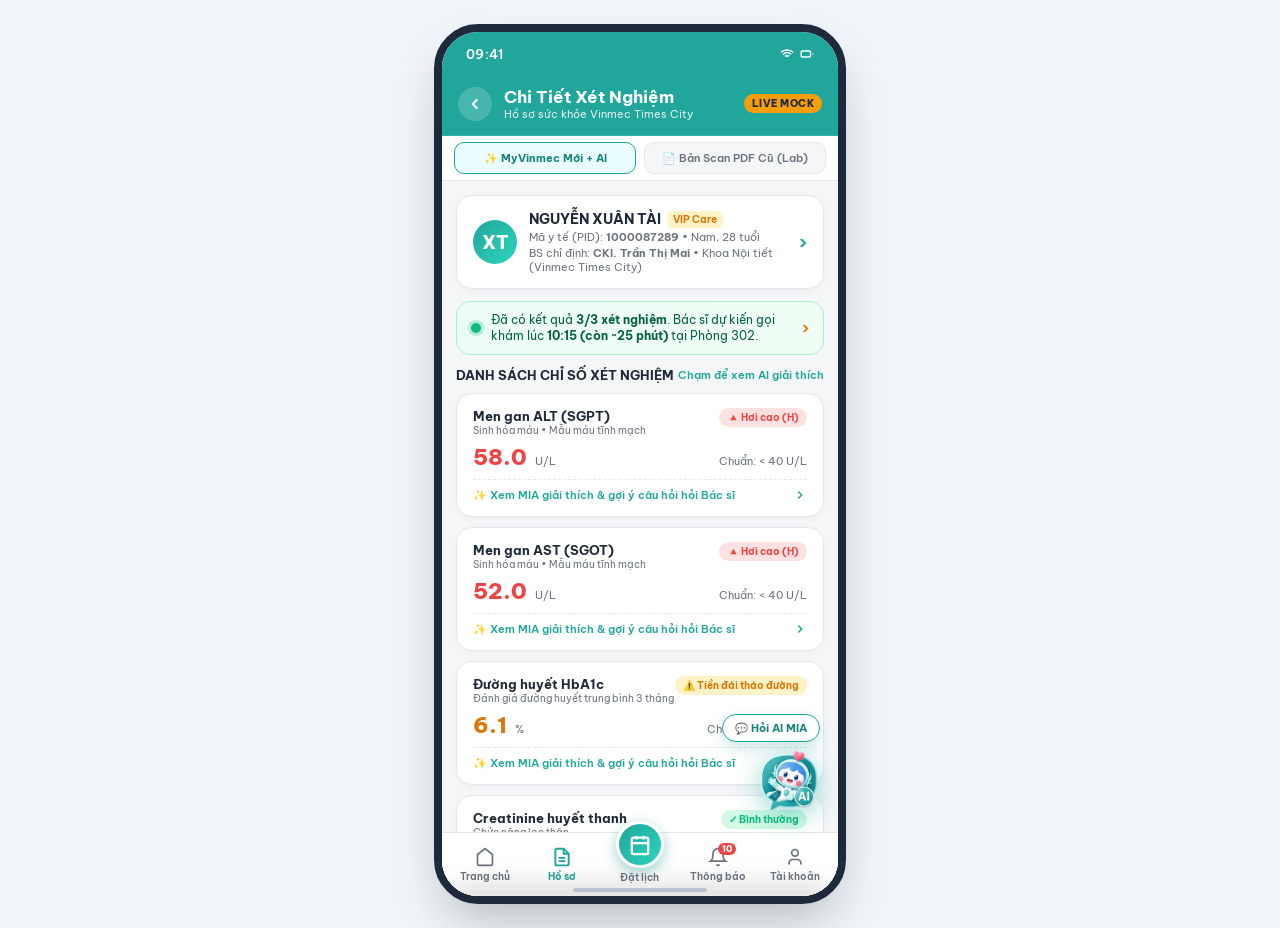
<file: 05-prototype/index.html>
<!DOCTYPE html>
<html lang="vi">
<head>
  <meta charset="UTF-8">
  <meta name="viewport" content="width=device-width, initial-scale=1.0">
  <title>MyVinmec Care Navigator — Interactive Mobile Prototype</title>
  <link rel="preconnect" href="https://fonts.googleapis.com">
  <link rel="preconnect" href="https://fonts.gstatic.com" crossorigin>
  <link href="https://fonts.googleapis.com/css2?family=Be+Vietnam+Pro:wght@400;500;600;700;800&display=swap" rel="stylesheet">
  <link rel="stylesheet" href="css/style.css">
</head>
<body>

  <!-- KHUNG ĐIỆN THOẠI DI ĐỘNG CĂN GIỮA (2 BÊN RÌA MÀU TRẮNG HOÀN TOÀN) -->
  <div class="device-wrapper">

    <!-- 1. STATUS BAR -->
    <div class="status-bar">
      <span>09:41</span>
      <div class="status-icons">
        <svg width="14" height="14" viewBox="0 0 24 24" fill="none" stroke="currentColor" stroke-width="2.5"><path d="M5 12.55a11 11 0 0 1 14.08 0M1.42 9a16 16 0 0 1 21.16 0M8.53 16.11a6 6 0 0 1 6.95 0M12 20h.01"/></svg>
        <svg width="14" height="14" viewBox="0 0 24 24" fill="none" stroke="currentColor" stroke-width="2.5"><rect x="2" y="7" width="16" height="10" rx="2"/><line x1="22" y1="11" x2="22" y2="13"/></svg>
      </div>
    </div>

    <!-- 2. TOP APP BAR (HEADER TEAL CHUẨN MYVINMEC) -->
    <div class="top-app-bar">
      <div class="app-bar-left">
        <button id="btn-header-back" class="btn-back" title="Quay lại" onclick="goBack()">
          <svg width="18" height="18" viewBox="0 0 24 24" fill="none" stroke="currentColor" stroke-width="2.5"><polyline points="15 18 9 12 15 6"></polyline></svg>
        </button>
        <div>
          <div id="header-title" class="app-bar-title">Chi Tiết Xét Nghiệm</div>
          <div id="header-subtitle" class="app-bar-subtitle">Hồ sơ sức khỏe Vinmec Times City</div>
        </div>
      </div>
      <span id="header-badge" class="app-bar-badge">LIVE MOCK</span>
    </div>

    <!-- 3. SCREEN CONTAINER: CHỨA TẤT CẢ CÁC MÀN HÌNH LIÊN THÔNG -->
    <div class="screen-container">

      <!-- ======================================================== -->
      <!-- MÀN HÌNH MẶC ĐỊNH MỞ LÊN: CHI TIẾT KẾT QUẢ XÉT NGHIỆM -->
      <!-- ======================================================== -->
      <div id="screen-result" class="app-screen active">

        <!-- VIEW SWITCHER (A/B TESTING TAB) -->
        <div class="view-switcher-bar">
          <button id="tab-btn-native" class="switch-tab active" onclick="switchView('native')">
            ✨ MyVinmec Mới + AI
          </button>
          <button id="tab-btn-raw" class="switch-tab" onclick="switchView('raw')">
            📄 Bản Scan PDF Cũ (Lab)
          </button>
        </div>

        <!-- THẺ THÔNG TIN BỆNH NHÂN (CLICK ĐỂ SANG TRANG TÀI KHOẢN / HỒ SƠ) -->
        <div class="patient-header-card" onclick="navigateTo('screen-profile')" title="Chạm để xem chi tiết tài khoản & hồ sơ sức khỏe">
          <div class="patient-avatar">XT</div>
          <div class="patient-info" style="flex:1;">
            <h3>NGUYỄN XUÂN TÀI <span class="patient-tag">VIP Care</span></h3>
            <div class="patient-meta">Mã y tế (PID): <strong>1000087289</strong> • Nam, 28 tuổi</div>
            <div class="patient-meta">BS chỉ định: <strong>CKI. Trần Thị Mai</strong> • Khoa Nội tiết (Vinmec Times City)</div>
          </div>
          <div style="color:var(--vinmec-teal); font-size:18px; font-weight:700;">›</div>
        </div>

        <!-- BANNER BÁO TIẾN ĐỘ THỰC TẾ (CLICK ĐỂ SANG TRANG THÔNG BÁO) -->
        <div class="wait-status-banner" onclick="navigateTo('screen-notifications')" title="Chạm để xem thông báo cập nhật luồng khám">
          <div class="pulse-dot"></div>
          <div class="wait-status-text" style="flex:1;">
            Đã có kết quả <strong>3/3 xét nghiệm</strong>. Bác sĩ dự kiến gọi khám lúc <strong>10:15 (còn ~25 phút)</strong> tại Phòng 302.
          </div>
          <div style="color:#D97706; font-size:16px; font-weight:700; margin-left:6px;">›</div>
        </div>

        <!-- CHẾ ĐỘ 1: RAW PDF PHÒNG LAB CŨ -->
        <div id="view-raw-pdf" class="view-pane">
          <div class="raw-pdf-card">
            <div class="pdf-header">
              <div>
                <div class="pdf-title">BỆNH VIỆN ĐA KHOA QUỐC TẾ VINMEC</div>
                <div class="pdf-subtitle">PHIẾU KẾT QUẢ XÉT NGHIỆM / LABORATORY REPORT</div>
              </div>
              <div style="font-size: 9px; color: #64748B; text-align: right;">
                <div>Số phiếu: 2026/XN-0921</div>
                <div>Lấy mẫu: 18/10/2026 08:30</div>
              </div>
            </div>

            <table class="raw-table">
              <thead>
                <tr>
                  <th>Tên xét nghiệm</th>
                  <th>Kết quả</th>
                  <th>CSBT</th>
                  <th>Đơn vị</th>
                </tr>
              </thead>
              <tbody>
                <tr onclick="openDrawerWithPreset('ast_alt')" title="Chạm để mở Care AI giải thích chỉ số AST">
                  <td><strong>AST (SGOT)</strong> 💬</td>
                  <td><span class="flag-h">52.0 H</span></td>
                  <td>&lt; 40</td>
                  <td>U/L</td>
                </tr>
                <tr onclick="openDrawerWithPreset('ast_alt')" title="Chạm để mở Care AI giải thích chỉ số ALT">
                  <td><strong>ALT (SGPT)</strong> 💬</td>
                  <td><span class="flag-h">58.0 H</span></td>
                  <td>&lt; 40</td>
                  <td>U/L</td>
                </tr>
                <tr onclick="openDrawerWithPreset('hba1c')" title="Chạm để mở Care AI giải thích chỉ số HbA1c">
                  <td>HbA1c 💬</td>
                  <td><span style="color:#D97706; font-weight:700;">6.1</span></td>
                  <td>4.0 - 5.6</td>
                  <td>%</td>
                </tr>
                <tr onclick="openDrawerWithPreset('glucose')" title="Chạm để mở Care AI giải thích chỉ số Glucose">
                  <td>Glucose (Đói) 💬</td>
                  <td>5.2</td>
                  <td>3.9 - 6.4</td>
                  <td>mmol/L</td>
                </tr>
                <tr onclick="openDrawerWithPreset('creatinine')" title="Chạm để mở Care AI giải thích chỉ số Creatinine">
                  <td>Creatinine 💬</td>
                  <td>85.0</td>
                  <td>62 - 106</td>
                  <td>µmol/L</td>
                </tr>
                <tr onclick="openDrawerWithPreset('acid_uric')" title="Chạm để mở Care AI giải thích chỉ số Acid Uric">
                  <td>Acid Uric 💬</td>
                  <td>380.0</td>
                  <td>200 - 420</td>
                  <td>µmol/L</td>
                </tr>
              </tbody>
            </table>

            <div class="pdf-warning-box">
              ⚠️ <strong>Điểm gãy trải nghiệm quan sát được trên app:</strong> Chữ viết tắt kỹ thuật kèm ký hiệu <code>H (High)</code> bôi đỏ làm bệnh nhân hoảng loạn tự tra Google trong 45 phút chờ đợi. (Nhấp vào từng dòng để xem AI giải thích bình dân).
            </div>
          </div>
        </div>

        <!-- CHẾ ĐỘ 2: MYVINMEC NATIVE + AI CARE NAVIGATOR -->
        <div id="view-native-ai" class="view-pane active">
          <div class="native-section-title">
            <span>DANH SÁCH CHỈ SỐ XÉT NGHIỆM</span>
            <span style="font-size: 11px; color: var(--vinmec-teal); font-weight:600;">Chạm để xem AI giải thích</span>
          </div>

          <!-- Thẻ Men Gan ALT (High) -->
          <div class="result-item-card" onclick="openDrawerWithPreset('ast_alt')">
            <div class="result-item-top">
              <div>
                <div class="result-name">Men gan ALT (SGPT)</div>
                <div class="result-category">Sinh hóa máu • Mẫu máu tĩnh mạch</div>
              </div>
              <span class="badge-status high">🔺 Hơi cao (H)</span>
            </div>
            <div class="result-value-row">
              <span class="result-big-value" style="color: var(--vinmec-red);">58.0</span>
              <span class="result-unit">U/L</span>
              <span class="result-ref-range">Chuẩn: &lt; 40 U/L</span>
            </div>
            <div class="result-ai-hint">
              <span>✨ Xem MIA giải thích & gợi ý câu hỏi hỏi Bác sĩ</span>
              <svg width="14" height="14" viewBox="0 0 24 24" fill="none" stroke="currentColor" stroke-width="2.5"><polyline points="9 18 15 12 9 6"></polyline></svg>
            </div>
          </div>

          <!-- Thẻ Men Gan AST (High) -->
          <div class="result-item-card" onclick="openDrawerWithPreset('ast_alt')">
            <div class="result-item-top">
              <div>
                <div class="result-name">Men gan AST (SGOT)</div>
                <div class="result-category">Sinh hóa máu • Mẫu máu tĩnh mạch</div>
              </div>
              <span class="badge-status high">🔺 Hơi cao (H)</span>
            </div>
            <div class="result-value-row">
              <span class="result-big-value" style="color: var(--vinmec-red);">52.0</span>
              <span class="result-unit">U/L</span>
              <span class="result-ref-range">Chuẩn: &lt; 40 U/L</span>
            </div>
            <div class="result-ai-hint">
              <span>✨ Xem MIA giải thích & gợi ý câu hỏi hỏi Bác sĩ</span>
              <svg width="14" height="14" viewBox="0 0 24 24" fill="none" stroke="currentColor" stroke-width="2.5"><polyline points="9 18 15 12 9 6"></polyline></svg>
            </div>
          </div>

          <!-- Thẻ Đường Huyết HbA1c (Borderline) -->
          <div class="result-item-card" onclick="openDrawerWithPreset('hba1c')">
            <div class="result-item-top">
              <div>
                <div class="result-name">Đường huyết HbA1c</div>
                <div class="result-category">Đánh giá đường huyết trung bình 3 tháng</div>
              </div>
              <span class="badge-status borderline">⚠️ Tiền đái tháo đường</span>
            </div>
            <div class="result-value-row">
              <span class="result-big-value" style="color: var(--vinmec-gold-dark);">6.1</span>
              <span class="result-unit">%</span>
              <span class="result-ref-range">Chuẩn: 4.0 - 5.6 %</span>
            </div>
            <div class="result-ai-hint">
              <span>✨ Xem MIA giải thích & gợi ý câu hỏi hỏi Bác sĩ</span>
              <svg width="14" height="14" viewBox="0 0 24 24" fill="none" stroke="currentColor" stroke-width="2.5"><polyline points="9 18 15 12 9 6"></polyline></svg>
            </div>
          </div>

          <!-- Thẻ Creatinine (Bình thường) -->
          <div class="result-item-card" onclick="openDrawerWithPreset('creatinine')">
            <div class="result-item-top">
              <div>
                <div class="result-name">Creatinine huyết thanh</div>
                <div class="result-category">Chức năng lọc thận</div>
              </div>
              <span class="badge-status normal">✓ Bình thường</span>
            </div>
            <div class="result-value-row">
              <span class="result-big-value" style="color: var(--vinmec-green);">85.0</span>
              <span class="result-unit">µmol/L</span>
              <span class="result-ref-range">Chuẩn: 62 - 106 µmol/L</span>
            </div>
            <div class="result-ai-hint">
              <span>✨ Xem MIA giải thích chức năng thận</span>
              <svg width="14" height="14" viewBox="0 0 24 24" fill="none" stroke="currentColor" stroke-width="2.5"><polyline points="9 18 15 12 9 6"></polyline></svg>
            </div>
          </div>

          <!-- Thẻ Acid Uric (Bình thường) -->
          <div class="result-item-card" onclick="openDrawerWithPreset('acid_uric')">
            <div class="result-item-top">
              <div>
                <div class="result-name">Acid Uric huyết thanh</div>
                <div class="result-category">Chuyển hóa đạm & Phòng ngừa Gút</div>
              </div>
              <span class="badge-status normal">✓ Bình thường</span>
            </div>
            <div class="result-value-row">
              <span class="result-big-value" style="color: var(--vinmec-green);">380.0</span>
              <span class="result-unit">µmol/L</span>
              <span class="result-ref-range">Chuẩn: 200 - 420 µmol/L</span>
            </div>
            <div class="result-ai-hint">
              <span>✨ Xem MIA giải thích nguy cơ gút & ăn uống</span>
              <svg width="14" height="14" viewBox="0 0 24 24" fill="none" stroke="currentColor" stroke-width="2.5"><polyline points="9 18 15 12 9 6"></polyline></svg>
            </div>
          </div>

          <!-- CÁC NÚT HÀNH ĐỘNG ĐIỀU HƯỚNG LIÊN THÔNG SANG CÁC TRANG KHÁC -->
          <div class="action-buttons-group">
            <button class="btn-secondary-action" onclick="navigateTo('screen-booking')">
              <span>📅 Đặt Lịch Tái Khám / Tư Vấn Chuyên Sâu</span>
              <span>→</span>
            </button>
            <button class="btn-secondary-action" onclick="navigateTo('screen-records')">
              <span>📑 Xem Toàn Bộ Lịch Sử Hồ Sơ Khám Bệnh</span>
              <span>→</span>
            </button>
          </div>

        </div>

      </div>

      <!-- ======================================================== -->
      <!-- MÀN HÌNH 1: TRANG CHỦ (SCREEN-HOME CHUẨN DNA ẢNH THẬT)   -->
      <!-- ======================================================== -->
      <div id="screen-home" class="app-screen">
        
        <!-- Ô TÌM KIẾM PILL CHUẨN SCREENSHOT 1 & 12 -->
        <div class="home-search-pill-wrapper">
          <div class="home-search-pill" onclick="navigateTo('screen-booking')">
            <svg width="18" height="18" viewBox="0 0 24 24" fill="none" stroke="#20A69A" stroke-width="2.3"><circle cx="11" cy="11" r="8"></circle><line x1="21" y1="21" x2="16.65" y2="16.65"></line></svg>
            <input type="text" placeholder="Tìm kiếm (Vd: corona, vắc xin...)" readonly>
          </div>
        </div>

        <!-- BANNER PROMO HERO CAROUSEL CHUẨN SCREENSHOT 1 & 12 -->
        <div class="home-promo-slider">
          <div class="promo-brand-tag">VINMEC HEALTHCARE</div>
          <div class="promo-title">Trao tặng sức khỏe - Gửi trọn an tâm</div>
          <div class="promo-sub">GÓI KHÁM SỨC KHỎE TỔNG QUÁT CÁ NHÂN • GIẢM 10%</div>
          <button class="promo-btn-cta" onclick="navigateTo('screen-booking')">ĐĂNG KÝ NGAY</button>
        </div>

        <!-- KHỐI 12 TIỆN ÍCH Y TẾ (4 CỘT X 3 HÀNG) CHUẨN NGUYÊN BẢN SCREENSHOT 1 -->
        <div class="home-utilities-container">
          <div class="utilities-grid-12">
            <!-- 1. Lịch hẹn -->
            <div class="utility-item" onclick="navigateTo('screen-booking')">
              <div class="utility-icon-wrap">
                <svg width="22" height="22" viewBox="0 0 24 24" fill="none" stroke="currentColor" stroke-width="2"><rect x="3" y="4" width="18" height="18" rx="2"/><line x1="16" y1="2" x2="16" y2="6"/><line x1="8" y1="2" x2="8" y2="6"/><line x1="3" y1="10" x2="21" y2="10"/><circle cx="16" cy="16" r="3" fill="#20A69A" stroke="#FFFFFF" stroke-width="1.5"/></svg>
              </div>
              <div class="utility-name">Lịch hẹn</div>
            </div>

            <!-- 2. Liên hệ -->
            <div class="utility-item" onclick="window.location.href='tel:1900232389'">
              <div class="utility-icon-wrap">
                <svg width="22" height="22" viewBox="0 0 24 24" fill="none" stroke="currentColor" stroke-width="2"><path d="M22 16.92v3a2 2 0 0 1-2.18 2 19.79 19.79 0 0 1-8.63-3.07 19.5 19.5 0 0 1-6-6 19.79 19.79 0 0 1-3.07-8.67A2 2 0 0 1 4.11 2h3a2 2 0 0 1 2 1.72 12.84 12.84 0 0 0 .7 2.81 2 2 0 0 1-.45 2.11L8.09 9.91a16 16 0 0 0 6 6l1.27-1.27a2 2 0 0 1 2.11-.45 12.84 12.84 0 0 0 2.81.7A2 2 0 0 1 22 16.92z"/></svg>
              </div>
              <div class="utility-name">Liên hệ 24/7</div>
            </div>

            <!-- 3. Dịch vụ y tế (Mới) -->
            <div class="utility-item" onclick="navigateTo('screen-booking')">
              <div class="utility-icon-wrap">
                <span class="utility-badge-tag">Mới</span>
                <svg width="22" height="22" viewBox="0 0 24 24" fill="none" stroke="currentColor" stroke-width="2"><path d="M12 2v20M2 12h20"/><circle cx="12" cy="12" r="9" stroke="currentColor" stroke-width="1.5"/></svg>
              </div>
              <div class="utility-name">Dịch vụ y tế</div>
            </div>

            <!-- 4. Sổ tiêm -->
            <div class="utility-item" onclick="showAppToast('Chức năng Sổ tiêm chủng điện tử')">
              <div class="utility-icon-wrap">
                <svg width="22" height="22" viewBox="0 0 24 24" fill="none" stroke="currentColor" stroke-width="2"><path d="m18 2 4 4"/><path d="m17 7 3-3"/><path d="M19 9 8.7 19.3c-1 1-2.5 1-3.4 0l-.6-.6c-1-1-1-2.5 0-3.4L15 5"/><path d="m9 11 4 4"/><path d="m5 19-3 3"/></svg>
              </div>
              <div class="utility-name">Sổ tiêm</div>
            </div>

            <!-- 5. Đơn thuốc -->
            <div class="utility-item" onclick="showAppToast('Chức năng Đơn thuốc điện tử Vinmec')">
              <div class="utility-icon-wrap">
                <svg width="22" height="22" viewBox="0 0 24 24" fill="none" stroke="currentColor" stroke-width="2"><path d="m10.5 20.5 10-10a4.95 4.95 0 1 0-7-7l-10 10a4.95 4.95 0 1 0 7 7Z"/><path d="m8.5 8.5 7 7"/></svg>
              </div>
              <div class="utility-name">Đơn thuốc</div>
            </div>

            <!-- 6. Danh mục giá & quyền lợi -->
            <div class="utility-item" onclick="showAppToast('Bảng giá viện phí & Quyền lợi Bảo hiểm')">
              <div class="utility-icon-wrap">
                <svg width="22" height="22" viewBox="0 0 24 24" fill="none" stroke="currentColor" stroke-width="2"><rect x="4" y="2" width="16" height="20" rx="2"/><line x1="8" y1="6" x2="16" y2="6"/><line x1="8" y1="10" x2="16" y2="10"/><line x1="8" y1="14" x2="12" y2="14"/></svg>
              </div>
              <div class="utility-name">Bảng giá & quyền lợi</div>
            </div>

            <!-- 7. Quyền lợi CBNV Vingroup (Mới) -->
            <div class="utility-item" onclick="showAppToast('Chế độ y tế CBNV Tập đoàn Vingroup')">
              <div class="utility-icon-wrap">
                <span class="utility-badge-tag">Mới</span>
                <svg width="22" height="22" viewBox="0 0 24 24" fill="none" stroke="currentColor" stroke-width="2"><path d="M16 21v-2a4 4 0 0 0-4-4H6a4 4 0 0 0-4 4v2"/><circle cx="9" cy="7" r="4"/><path d="M22 21v-2a4 4 0 0 0-3-3.87"/><path d="M16 3.13a4 4 0 0 1 0 7.75"/></svg>
              </div>
              <div class="utility-name">Quyền lợi CBNV</div>
            </div>

            <!-- 8. Cộng đồng hỏi đáp bác sĩ -->
            <div class="utility-item" onclick="openDrawerWithPreset('ast_alt')">
              <div class="utility-icon-wrap" style="background:#ECFDF5;">
                <svg width="22" height="22" viewBox="0 0 24 24" fill="none" stroke="#059669" stroke-width="2"><path d="M21 15a2 2 0 0 1-2 2H7l-4 4V5a2 2 0 0 1 2-2h14a2 2 0 0 1 2 2z"/></svg>
              </div>
              <div class="utility-name">Hỏi đáp Bác sĩ</div>
            </div>

            <!-- 9. Cẩm nang làm mẹ -->
            <div class="utility-item" onclick="showAppToast('Cẩm nang chăm sóc Mẹ & Bé Vinmec')">
              <div class="utility-icon-wrap">
                <svg width="22" height="22" viewBox="0 0 24 24" fill="none" stroke="currentColor" stroke-width="2"><circle cx="12" cy="8" r="5"/><path d="M20 21a8 8 0 1 0-16 0"/></svg>
              </div>
              <div class="utility-name">Cẩm nang làm mẹ</div>
            </div>

            <!-- 10. Nhắc lịch uống thuốc -->
            <div class="utility-item" onclick="showAppToast('Nhắc giờ uống thuốc tự động')">
              <div class="utility-icon-wrap">
                <svg width="22" height="22" viewBox="0 0 24 24" fill="none" stroke="currentColor" stroke-width="2"><circle cx="12" cy="13" r="8"/><path d="M12 9v4l2 2"/><path d="M5 3 2 6"/><path d="m22 6-3-3"/></svg>
              </div>
              <div class="utility-name">Nhắc uống thuốc</div>
            </div>

            <!-- 11. Tạm ứng viện phí -->
            <div class="utility-item" onclick="showAppToast('Thanh toán & Tạm ứng viện phí không tiền mặt')">
              <div class="utility-icon-wrap">
                <svg width="22" height="22" viewBox="0 0 24 24" fill="none" stroke="currentColor" stroke-width="2"><rect x="2" y="5" width="20" height="14" rx="2"/><line x1="2" y1="10" x2="22" y2="10"/></svg>
              </div>
              <div class="utility-name">Tạm ứng viện phí</div>
            </div>

            <!-- 12. Tất cả dịch vụ -->
            <div class="utility-item" onclick="navigateTo('screen-booking')">
              <div class="utility-icon-wrap">
                <svg width="22" height="22" viewBox="0 0 24 24" fill="none" stroke="currentColor" stroke-width="2"><rect x="3" y="3" width="7" height="7"/><rect x="14" y="3" width="7" height="7"/><rect x="14" y="14" width="7" height="7"/><rect x="3" y="14" width="7" height="7"/></svg>
              </div>
              <div class="utility-name">Tất cả dịch vụ</div>
            </div>
          </div>
        </div>

        <!-- THẺ BÁO TIẾN ĐỘ KHÁM HÔM NAY (CLICK NHẢY SANG TRANG KẾT QUẢ LAB ĐANG DIỄN RA) -->
        <div class="home-result-alert" onclick="navigateTo('screen-result')">
          <div style="display:flex; align-items:center; gap:10px;">
            <div class="pulse-dot"></div>
            <div>
              <div style="font-size:12.5px; font-weight:800; color:var(--vinmec-teal-dark);">Đã có kết quả xét nghiệm hôm nay!</div>
              <div style="font-size:11px; color:var(--vinmec-muted);">3 chỉ số máu • Bác sĩ gọi khám 10:15 (Phòng 302) • Chạm hỏi AI MIA</div>
            </div>
          </div>
          <svg width="18" height="18" viewBox="0 0 24 24" fill="none" stroke="var(--vinmec-teal)" stroke-width="2.5"><polyline points="9 18 15 12 9 6"></polyline></svg>
        </div>

        <!-- PHÂN MỤC 1: DỊCH VỤ MỚI CHUẨN SCREENSHOT 1, 2, 3 -->
        <div class="home-section-head">
          <h4>Dịch vụ mới</h4>
        </div>

        <div class="service-feature-card" onclick="openDrawerWithPreset('ast_alt')">
          <div class="service-feature-thumb">👩‍⚕️</div>
          <div class="service-feature-info">
            <div class="service-feature-title">Cổng dịch vụ khách hàng</div>
            <div class="service-feature-desc">Nhanh - Tiện - Dễ dàng • Kết nối Trợ lý AI MIA</div>
          </div>
          <div class="service-feature-arrow">›</div>
        </div>

        <div class="service-feature-card" onclick="navigateTo('screen-booking')">
          <div class="service-feature-thumb">📱</div>
          <div class="service-feature-info">
            <div class="service-feature-title">Đặt lịch nhanh - Xác nhận lịch tự động</div>
            <div class="service-feature-desc">Xem ngay lịch khám, giờ khám với bác sĩ Vinmec ở bất cứ đâu</div>
          </div>
          <div class="service-feature-arrow">›</div>
        </div>

        <!-- PHÂN MỤC 2: CÂU HỎI SÀNG LỌC SỨC KHỎE CHUẨN SCREENSHOT 2, 3 -->
        <div class="home-section-head">
          <h4>Câu hỏi sàng lọc sức khỏe</h4>
        </div>

        <div class="screening-action-card" onclick="showAppToast('Bộ câu hỏi sàng lọc sức khỏe sinh sản')">
          <div class="screening-icon">🧬</div>
          <div class="screening-title">Sàng lọc Sức khỏe sinh sản</div>
          <div style="color:#CBD5E1; font-size:16px;">›</div>
        </div>

        <div class="screening-action-card" onclick="showAppToast('Bộ câu hỏi đánh giá nguy cơ đột quỵ sớm')">
          <div class="screening-icon" style="background:#FEF3C7; color:#D97706;">🧠</div>
          <div class="screening-title">Sàng lọc đột quỵ</div>
          <div style="color:#CBD5E1; font-size:16px;">›</div>
        </div>

        <!-- PHÂN MỤC 3: THÔNG BÁO QUAN TRỌNG CHUẨN SCREENSHOT 2, 3 -->
        <div class="home-section-head">
          <h4>Thông báo quan trọng</h4>
          <span onclick="navigateTo('screen-notifications')">Xem tất cả ›</span>
        </div>

        <div class="important-notice-card" onclick="navigateTo('screen-notifications')">
          <span class="notice-pill-tag">📢 TIN MỚI</span>
          <div class="notice-text">Mua thuốc tại nhà tiện lợi cùng tính năng mới trên ứng dụng MyVinmec</div>
        </div>

        <!-- PHÂN MỤC 4: TIN TỨC MỚI NHẤT CHUẨN SCREENSHOT 3 & 4 -->
        <div class="home-section-head">
          <h4>Tin mới nhất</h4>
          <span onclick="showAppToast('Xem thêm tin tức y khoa Vinmec')">Xem thêm ›</span>
        </div>

        <div class="news-article-row" onclick="showAppToast('Đang mở bài viết NIPT...')">
          <div class="news-thumb">🤰</div>
          <div class="news-info">
            <div class="news-title">Sàng lọc trước sinh không xâm lấn (NIPT): Hiểu đúng kết quả và giới hạn xét nghiệm</div>
            <div class="news-date">06/10/2026 • Vinmec Times City</div>
          </div>
        </div>

        <div class="news-article-row" onclick="showAppToast('Đang mở bài viết Sàng lọc trước mang thai...')">
          <div class="news-thumb">👨‍👩‍👧</div>
          <div class="news-info">
            <div class="news-title">Sàng lọc trước mang thai: Hiểu nguy cơ di truyền trước khi có con</div>
            <div class="news-date">06/10/2026 • Chuyên khoa Di truyền</div>
          </div>
        </div>

        <div class="news-article-row" onclick="showAppToast('Đang mở bài viết Tế bào gốc...')">
          <div class="news-thumb">🔬</div>
          <div class="news-info">
            <div class="news-title">Cấy ghép tế bào gốc chữa bại não: Chẩn đoán và điều trị</div>
            <div class="news-date">02/10/2026 • Viện Tế bào gốc Vinmec</div>
          </div>
        </div>

        <!-- NÚT PHẢN HỒI VỀ ỨNG DỤNG & FOOTER CHUẨN SCREENSHOT 4 -->
        <div class="home-feedback-pill" onclick="showAppToast('Cảm ơn bạn! Hệ thống ghi nhận phản hồi.')">
          <span>📝</span>
          <span>Phản hồi về ứng dụng</span>
        </div>

        <div class="home-copyright-text">
          © 2026 Vinmec Healthcare System • All rights reserved
        </div>

      </div>

      <!-- ======================================================== -->
      <!-- MÀN HÌNH 2: TRANG HỒ SƠ SỨC KHỎE (SCREEN-RECORDS)        -->
      <!-- ======================================================== -->
      <div id="screen-records" class="app-screen">
        
        <!-- Header Hồ sơ -->
        <div class="patient-header-card">
          <div class="patient-avatar">NA</div>
          <div class="patient-info">
            <h3>NGUYỄN VĂN A</h3>
            <div class="patient-meta">Mã y tế: <strong>10088921</strong> • Nam, 28 tuổi</div>
            <div class="patient-meta">Hồ sơ liên kết: <strong>01 bệnh nhân</strong></div>
          </div>
        </div>

        <div class="native-section-title">
          <span>LỊCH SỬ THĂM KHÁM & KẾT QUẢ</span>
        </div>

        <!-- Đợt khám hôm nay -> Bấm vào nhảy sang Trang Kết Quả -->
        <div class="record-item-card" style="border: 1.5px solid var(--vinmec-teal); background:#F0FDF4;" onclick="navigateTo('screen-result')">
          <div>
            <span class="record-date-badge" style="background:var(--vinmec-teal); color:#FFFFFF;">18/10/2026 • Đang diễn ra</span>
            <div class="record-title">Khám Ngoại Trú & Sinh Hóa Máu (3 chỉ số)</div>
            <div class="record-hospital">Vinmec Times City • Phòng 302 • Bác sĩ Trần Thị Mai</div>
          </div>
          <span style="font-size:11px; font-weight:800; color:var(--vinmec-teal);">Xem kết quả →</span>
        </div>

        <!-- Đợt khám quá khứ 1 -->
        <div class="record-item-card">
          <div>
            <span class="record-date-badge">02/07/2021</span>
            <div class="record-title">Khám Sức Khỏe Tổng Quát Định Kỳ</div>
            <div class="record-hospital">Vinmec Times City • Khoa Khám bệnh</div>
          </div>
          <svg width="16" height="16" viewBox="0 0 24 24" fill="none" stroke="#94A3B8" stroke-width="2.5"><polyline points="9 18 15 12 9 6"></polyline></svg>
        </div>

        <!-- Đợt khám quá khứ 2 -->
        <div class="record-item-card">
          <div>
            <span class="record-date-badge">26/12/2020</span>
            <div class="record-title">Khám Chuyên Khoa Tai Mũi Họng</div>
            <div class="record-hospital">Vinmec Times City • Nội soi vòm họng</div>
          </div>
          <svg width="16" height="16" viewBox="0 0 24 24" fill="none" stroke="#94A3B8" stroke-width="2.5"><polyline points="9 18 15 12 9 6"></polyline></svg>
        </div>

      </div>

      <!-- ======================================================== -->
      <!-- MÀN HÌNH 3: TRANG ĐẶT LỊCH KHÁM (SCREEN-BOOKING)        -->
      <!-- ======================================================== -->
      <div id="screen-booking" class="app-screen">
        
        <div class="booking-step-card">
          <div class="booking-label">1. Cơ sở y tế Vinmec</div>
          <div class="booking-chip-group">
            <div class="booking-chip selected">Vinmec Times City (Hà Nội)</div>
            <div class="booking-chip">Vinmec Central Park (TP.HCM)</div>
            <div class="booking-chip">Vinmec Đà Nẵng</div>
          </div>
        </div>

        <div class="booking-step-card">
          <div class="booking-label">2. Chuyên khoa khám</div>
          <div class="booking-chip-group">
            <div class="booking-chip selected">Nội Đa Khoa</div>
            <div class="booking-chip">Nội Tiết & Tiểu Đường</div>
            <div class="booking-chip">Tiêu Hóa - Gan Mật</div>
            <div class="booking-chip">Tim Mạch</div>
          </div>
        </div>

        <div class="booking-step-card">
          <div class="booking-label">3. Khung giờ mong muốn</div>
          <div class="booking-chip-group">
            <div class="booking-chip selected">Sáng 09:00 - 10:00</div>
            <div class="booking-chip">Sáng 10:30 - 11:30</div>
            <div class="booking-chip">Chiều 14:00 - 15:00</div>
          </div>
        </div>

        <button class="btn-confirm-booking" onclick="confirmBooking()">
          Xác Nhận Đặt Lịch Khám
        </button>

      </div>

      <!-- ======================================================== -->
      <!-- MÀN HÌNH 4: TRANG THÔNG BÁO (SCREEN-NOTIFICATIONS THẬT)  -->
      <!-- ======================================================== -->
      <div id="screen-notifications" class="app-screen">
        
        <div class="notif-scroll-container">
          
          <!-- 1. Mừng 20/10: Tầm soát vú (Unread) -->
          <div class="notif-card-real highlight" onclick="showAppToast('Ưu đãi Gói tầm soát ung thư vú')">
            <div class="notif-icon-box">
              <span class="notif-red-dot"></span>
              <svg width="20" height="20" viewBox="0 0 24 24" fill="none" stroke="currentColor" stroke-width="2"><rect x="2" y="4" width="20" height="16" rx="2"/><path d="m22 7-8.97 5.7a1.94 1.94 0 0 1-2.06 0L2 7"/></svg>
            </div>
            <div class="notif-content-area">
              <div class="notif-header-line">
                <div class="notif-title-real">🎁 Mừng 20/10: Giảm 10% gói tầm soát vú</div>
                <div class="notif-time-real">2 giờ</div>
              </div>
              <div class="notif-body-real">
                Quà tặng sức khỏe ý nghĩa cho phái đẹp! Nhận ngay ưu đãi khi đặt online Gói phát hiện sớm ung thư vú tại Vinmec, giá chỉ từ 630.000 VNĐ.
              </div>
              <div class="notif-action-tag">👉 Đăng ký ngay để chủ động bảo vệ bản thân!</div>
            </div>
          </div>

          <!-- 2. Mốc thai kỳ 22 tuần quan trọng (Unread) -->
          <div class="notif-card-real highlight" onclick="showAppToast('Gói thai sản 22 tuần Vinmec')">
            <div class="notif-icon-box">
              <span class="notif-red-dot"></span>
              <svg width="20" height="20" viewBox="0 0 24 24" fill="none" stroke="currentColor" stroke-width="2"><rect x="2" y="4" width="20" height="16" rx="2"/><path d="m22 7-8.97 5.7a1.94 1.94 0 0 1-2.06 0L2 7"/></svg>
            </div>
            <div class="notif-content-area">
              <div class="notif-header-line">
                <div class="notif-title-real">👶 Mốc thai kỳ 22 tuần quan trọng</div>
                <div class="notif-time-real">7 giờ</div>
              </div>
              <div class="notif-body-real">
                "Thời điểm vàng" siêu âm hình thái phát hiện sớm các dị tật thai nhi. Đăng ký Gói thai sản 22 tuần tại Vinmec để ba mẹ an tâm đồng hành cùng con yêu trong suốt thai kỳ.
              </div>
            </div>
          </div>

          <!-- 3. An tâm xạ trị cùng chuyên gia (Read) -->
          <div class="notif-card-real" onclick="showAppToast('Quy trình xạ trị chuẩn hóa 5 ngày')">
            <div class="notif-icon-box">
              <svg width="20" height="20" viewBox="0 0 24 24" fill="none" stroke="currentColor" stroke-width="2"><rect x="2" y="4" width="20" height="16" rx="2"/><path d="m22 7-8.97 5.7a1.94 1.94 0 0 1-2.06 0L2 7"/></svg>
            </div>
            <div class="notif-content-area">
              <div class="notif-header-line">
                <div class="notif-title-real">An tâm xạ trị cùng chuyên gia</div>
                <div class="notif-time-real">1 ngày</div>
              </div>
              <div class="notif-body-real">
                🏥 Mọi bước từ đánh giá hồ sơ đến lập kế hoạch xạ trị đều qua hội chẩn đa chuyên khoa.<br>
                ✨ Quy trình chuẩn bị 5 ngày đảm bảo kiểm soát chất lượng để người bệnh an tâm điều trị.
              </div>
              <div class="notif-action-tag">👉 Tìm hiểu quy trình và nhận tư vấn tại đây!</div>
            </div>
          </div>

          <!-- 4. Món quà 20/10 cho người thương (Unread) -->
          <div class="notif-card-real highlight" onclick="showAppToast('Ưu đãi 10% gói khám tổng quát')">
            <div class="notif-icon-box">
              <span class="notif-red-dot"></span>
              <svg width="20" height="20" viewBox="0 0 24 24" fill="none" stroke="currentColor" stroke-width="2"><rect x="2" y="4" width="20" height="16" rx="2"/><path d="m22 7-8.97 5.7a1.94 1.94 0 0 1-2.06 0L2 7"/></svg>
            </div>
            <div class="notif-content-area">
              <div class="notif-header-line">
                <div class="notif-title-real">Món quà 20/10 cho người thương 🎁</div>
                <div class="notif-time-real">1 ngày</div>
              </div>
              <div class="notif-body-real">
                Với 4 gói khám sức khoẻ tổng quát tại Vinmec: ✔️ Đa dạng lựa chọn, ✔️ Quy trình tinh gọn, ✔️ Lộ trình khám cá thể hoá. Tiết kiệm 10% khi đặt lịch trực tuyến.
              </div>
            </div>
          </div>

          <!-- 5. Nhắc lịch hẹn thật của Bệnh nhân Nguyễn Xuân Tài (Unread, Click xem kết quả) -->
          <div class="notif-card-real highlight" style="border-left: 3.5px solid #20A69A; background: #F0FDF4;" onclick="navigateTo('screen-result')">
            <div class="notif-icon-box" style="background: #E6F7F5;">
              <span class="notif-red-dot"></span>
              <svg width="20" height="20" viewBox="0 0 24 24" fill="none" stroke="#20A69A" stroke-width="2.2"><path d="M12 22s8-4 8-10V5l-8-3-8 3v7c0 6 8 10 8 10z"/></svg>
            </div>
            <div class="notif-content-area">
              <div class="notif-header-line">
                <div class="notif-title-real" style="color:#0F766E;">🩺 Nhắc lịch hẹn khám & Kết quả hôm nay</div>
                <div class="notif-time-real" style="color:#0F766E; font-weight:700;">Hôm nay</div>
              </div>
              <div class="notif-body-real" style="color:#134E4A;">
                BV ĐKQT Vinmec xin thông báo Quý khách <strong>Nguyễn Xuân Tài - PID 1000087289</strong> có lịch khám vào 07:45 ngày 19/10/2026 tại chuyên khoa Nội tiết. <strong>Đã có kết quả 3 xét nghiệm cận lâm sàng!</strong>
              </div>
              <div class="notif-action-tag" style="background:#20A69A; color:#FFFFFF;">✨ Chạm để xem bảng kết quả & hỏi AI MIA ›</div>
            </div>
          </div>

          <!-- 6. Rút ngắn thời gian chờ xạ trị (Unread) -->
          <div class="notif-card-real highlight" onclick="showAppToast('Quy trình xạ trị ung thư')">
            <div class="notif-icon-box">
              <span class="notif-red-dot"></span>
              <svg width="20" height="20" viewBox="0 0 24 24" fill="none" stroke="currentColor" stroke-width="2"><rect x="2" y="4" width="20" height="16" rx="2"/><path d="m22 7-8.97 5.7a1.94 1.94 0 0 1-2.06 0L2 7"/></svg>
            </div>
            <div class="notif-content-area">
              <div class="notif-header-line">
                <div class="notif-title-real">Rút ngắn thời gian chờ xạ trị</div>
                <div class="notif-time-real">2 ngày</div>
              </div>
              <div class="notif-body-real">
                ⏳ Việc chờ đợi bắt đầu điều trị ung thư thường tạo nên áp lực tâm lý lớn cho người bệnh. Tại Vinmec, quy trình chuẩn hóa giúp tối ưu hóa thời gian chuẩn bị và bắt đầu xạ trị chỉ trong 5 ngày.
              </div>
            </div>
          </div>

          <!-- 7. Đột quỵ có thể xảy ra ngay khi ngủ (Unread) -->
          <div class="notif-card-real highlight" onclick="showAppToast('Gói tầm soát nguy cơ đột quỵ 2.900.000 VNĐ')">
            <div class="notif-icon-box">
              <span class="notif-red-dot"></span>
              <svg width="20" height="20" viewBox="0 0 24 24" fill="none" stroke="currentColor" stroke-width="2"><rect x="2" y="4" width="20" height="16" rx="2"/><path d="m22 7-8.97 5.7a1.94 1.94 0 0 1-2.06 0L2 7"/></svg>
            </div>
            <div class="notif-content-area">
              <div class="notif-header-line">
                <div class="notif-title-real">Đột quỵ có thể xảy ra ngay khi ngủ? Đừng chủ quan!</div>
                <div class="notif-time-real">2 ngày</div>
              </div>
              <div class="notif-body-real">
                Tầm soát ngay với gói phát hiện sớm nguy cơ đột quỵ tại Vinmec: ✔️ Chụp MRI mạch não, ✔️ Siêu âm Doppler động mạch cảnh, ✔️ Siêu âm tim. Giá trọn gói chỉ từ 2.900.000 VNĐ.
              </div>
            </div>
          </div>

          <!-- 8. Quà sức khỏe cho nàng dịp 20-10 (Unread) -->
          <div class="notif-card-real highlight" onclick="showAppToast('Thẻ sức khỏe phụ nữ Vinmec 1.875.000 VNĐ')">
            <div class="notif-icon-box">
              <span class="notif-red-dot"></span>
              <svg width="20" height="20" viewBox="0 0 24 24" fill="none" stroke="currentColor" stroke-width="2"><rect x="2" y="4" width="20" height="16" rx="2"/><path d="m22 7-8.97 5.7a1.94 1.94 0 0 1-2.06 0L2 7"/></svg>
            </div>
            <div class="notif-content-area">
              <div class="notif-header-line">
                <div class="notif-title-real">Quà sức khỏe cho nàng dịp 20-10</div>
                <div class="notif-time-real">3 ngày</div>
              </div>
              <div class="notif-body-real">
                Chỉ 1.875.000 vnđ, quyền lợi cả năm: 🌺 Miễn phí khám chuyên khoa, 🌺 Giảm 10% gói tầm soát vú, giáp, cổ tử cung, 🌺 Giảm 5% gói khám sức khỏe tổng quát.
              </div>
            </div>
          </div>

          <!-- 9. Bận đến mức quên khám mắt? (Unread) -->
          <div class="notif-card-real highlight" onclick="showAppToast('Đặt lịch khám chuyên khoa Mắt')">
            <div class="notif-icon-box">
              <span class="notif-red-dot"></span>
              <svg width="20" height="20" viewBox="0 0 24 24" fill="none" stroke="currentColor" stroke-width="2"><rect x="2" y="4" width="20" height="16" rx="2"/><path d="m22 7-8.97 5.7a1.94 1.94 0 0 1-2.06 0L2 7"/></svg>
            </div>
            <div class="notif-content-area">
              <div class="notif-header-line">
                <div class="notif-title-real">Bận đến mức quên khám mắt?</div>
                <div class="notif-time-real">3 ngày</div>
              </div>
              <div class="notif-body-real">
                Đặt lịch online, chọn giờ phù hợp. 👉 1 tiếng hôm nay, bảo vệ thị lực nhiều năm sau. Chọn giờ khám phù hợp ngay trên ứng dụng!
              </div>
            </div>
          </div>

          <!-- 10. Quản lý thai kỳ trọn vẹn cùng Vinmec (Unread) -->
          <div class="notif-card-real highlight" onclick="showAppToast('Gói thai sản 12 tuần')">
            <div class="notif-icon-box">
              <span class="notif-red-dot"></span>
              <svg width="20" height="20" viewBox="0 0 24 24" fill="none" stroke="currentColor" stroke-width="2"><rect x="2" y="4" width="20" height="16" rx="2"/><path d="m22 7-8.97 5.7a1.94 1.94 0 0 1-2.06 0L2 7"/></svg>
            </div>
            <div class="notif-content-area">
              <div class="notif-header-line">
                <div class="notif-title-real">Quản lý thai kỳ trọn vẹn cùng Vinmec</div>
                <div class="notif-time-real">3 ngày</div>
              </div>
              <div class="notif-body-real">
                Gói Thai sản 12 tuần giúp ba mẹ: ✔️ An tâm sàng lọc trước sinh, ✔️ Phát hiện sớm bất thường nếu có, ✔️ Chăm sóc thai kỳ cá thể hóa.
              </div>
            </div>
          </div>

        </div>

      </div>

      <!-- ======================================================== -->
      <!-- MÀN HÌNH 5: TRANG TÀI KHOẢN (SCREEN-PROFILE CHUẨN THẬT)  -->
      <!-- ======================================================== -->
      <div id="screen-profile" class="app-screen">
        
        <!-- HEADER VÒM SÓNG XANH TEAL + AVATAR + SỐ ĐIỆN THOẠI 0362157914 -->
        <div class="profile-wave-hero">
          <div class="profile-avatar-wrapper">
            <svg width="44" height="44" viewBox="0 0 24 24" fill="none" stroke="#94A3B8" stroke-width="2"><path d="M19 21v-2a4 4 0 0 0-4-4H9a4 4 0 0 0-4 4v2"/><circle cx="12" cy="7" r="4"/></svg>
            <div class="profile-camera-btn" title="Cập nhật ảnh đại diện" onclick="showAppToast('Chụp hoặc chọn ảnh đại diện')">
              <svg width="14" height="14" viewBox="0 0 24 24" fill="none" stroke="currentColor" stroke-width="2.3"><path d="M23 19a2 2 0 0 1-2 2H3a2 2 0 0 1-2-2V8a2 2 0 0 1 2-2h4l2-3h6l2 3h4a2 2 0 0 1 2 2z"/><circle cx="12" cy="13" r="4"/></svg>
            </div>
          </div>
          <div class="profile-phone-text">0362157914</div>
          <div class="profile-user-badge">
            <span>Nguyễn Xuân Tài • PID 1000087289</span>
          </div>
        </div>

        <!-- NHÓM 1: QUẢN LÝ YÊU CẦU VÀ ƯU ĐÃI (CHUẨN SCREENSHOT 7) -->
        <div class="profile-card-group">
          <div class="profile-group-header">Quản lý yêu cầu và ưu đãi</div>
          
          <div class="profile-row-item" onclick="showAppToast('Quản lý dịch vụ giao thuốc tại nhà')">
            <div class="profile-row-icon" style="background:#FEF3C7; color:#D97706;">📦</div>
            <div class="profile-row-title">Yêu cầu giao thuốc</div>
            <div class="profile-row-arrow">›</div>
          </div>

          <div class="profile-row-item" onclick="showAppToast('Lịch sử yêu cầu hỗ trợ khách hàng')">
            <div class="profile-row-icon" style="background:#E0F2FE; color:#0284C7;">💬</div>
            <div class="profile-row-title">Quản lý yêu cầu hỗ trợ</div>
            <div class="profile-row-arrow">›</div>
          </div>

          <div class="profile-row-item" onclick="showAppToast('Danh sách voucher & ưu đãi thành viên')">
            <div class="profile-row-icon" style="background:#FFEDD5; color:#EA580C;">🎟️</div>
            <div class="profile-row-title">Ưu đãi của tôi</div>
            <div class="profile-row-arrow">›</div>
          </div>
        </div>

        <!-- NHÓM 2: CÀI ĐẶT (CHUẨN SCREENSHOT 7) -->
        <div class="profile-card-group">
          <div class="profile-group-header">Cài đặt</div>

          <div class="profile-row-item" onclick="showAppToast('Chức năng Đổi mật khẩu')">
            <div class="profile-row-icon" style="background:#F0FDF4; color:#16A34A;">🔒</div>
            <div class="profile-row-title">Đổi mật khẩu</div>
            <div class="profile-row-arrow">›</div>
          </div>

          <div class="profile-row-item" onclick="showAppToast('Ngôn ngữ hiện tại: Tiếng Việt')">
            <div class="profile-row-icon" style="background:#FEE2E2; color:#DC2626;">🌐</div>
            <div class="profile-row-title">Ngôn ngữ</div>
            <div class="profile-row-meta">Tiếng Việt</div>
            <div class="profile-row-arrow">›</div>
          </div>

          <div class="profile-row-item" onclick="showAppToast('Bảo mật sinh trắc học Face ID / Vân tay')">
            <div class="profile-row-icon" style="background:#E0E7FF; color:#4F46E5;">🛡️</div>
            <div class="profile-row-title">Bảo mật</div>
            <div class="profile-row-meta" style="color:#94A3B8;">Chưa thiết lập</div>
            <div class="profile-row-arrow">›</div>
          </div>
        </div>

        <!-- NHÓM 3: ĐIỀU KHOẢN & QUY ĐỊNH (CHUẨN SCREENSHOT 7 & 8) -->
        <div class="profile-card-group">
          <div class="profile-group-header">Điều khoản & quy định</div>

          <div class="profile-row-item" onclick="showAppToast('Quy định sử dụng dịch vụ y tế Vinmec')">
            <div class="profile-row-icon" style="background:#E0F2FE; color:#2563EB;">📘</div>
            <div class="profile-row-title">Quy định sử dụng</div>
            <div class="profile-row-arrow">›</div>
          </div>

          <div class="profile-row-item" onclick="showAppToast('Chính sách giải quyết khiếu nại & tranh chấp')">
            <div class="profile-row-icon" style="background:#FEF3C7; color:#CA8A04;">⚠️</div>
            <div class="profile-row-title">Chính sách giải quyết khiếu nại, tranh chấp</div>
            <div class="profile-row-arrow">›</div>
          </div>

          <div class="profile-row-item" onclick="showAppToast('Tuân thủ nghiêm ngặt Nghị định 13/2023/NĐ-CP')">
            <div class="profile-row-icon" style="background:#FEE2E2; color:#E11D48;">🛡️</div>
            <div class="profile-row-title">Chính sách bảo vệ dữ liệu cá nhân của Vinmec</div>
            <div class="profile-row-arrow">›</div>
          </div>

          <div class="profile-row-item" onclick="showAppToast('Cấp quyền truy cập hồ sơ bệnh án')">
            <div class="profile-row-icon" style="background:#F3E8FF; color:#9333EA;">⚙️</div>
            <div class="profile-row-title">Quyền truy cập dữ liệu</div>
            <div class="profile-row-arrow">›</div>
          </div>
        </div>

        <!-- NHÓM 4: HỖ TRỢ & TÀI KHOẢN (CHUẨN SCREENSHOT 8) -->
        <div class="profile-card-group">
          <div class="profile-row-item" onclick="showAppToast('Hỏi đáp thường gặp về ứng dụng MyVinmec')">
            <div class="profile-row-icon" style="background:#F1F5F9; color:#475569;">❓</div>
            <div class="profile-row-title">Hỏi đáp về ứng dụng</div>
            <div class="profile-row-arrow">›</div>
          </div>

          <div class="profile-row-item" onclick="showAppToast('Chia sẻ ứng dụng MyVinmec')">
            <div class="profile-row-icon" style="background:#FFEDD5; color:#EA580C;">🔗</div>
            <div class="profile-row-title">Chia sẻ ứng dụng</div>
            <div class="profile-row-arrow">›</div>
          </div>

          <div class="profile-row-item" onclick="showAppToast('Đã đăng xuất phiên làm việc')">
            <div class="profile-row-icon" style="background:#FEE2E2; color:#EF4444;">🚪</div>
            <div class="profile-row-title" style="color:#EF4444; font-weight:700;">Đăng xuất</div>
            <div class="profile-row-arrow" style="color:#FCA5A5;">›</div>
          </div>
        </div>

        <!-- CHÂN TRANG PHÁP LÝ & BỘ CÔNG THƯƠNG CHUẨN SCREENSHOT 8 -->
        <div class="profile-legal-footer">
          <div class="profile-legal-title">CÔNG TY CỔ PHẦN BỆNH VIỆN ĐA KHOA QUỐC TẾ VINMEC</div>
          <div>Số 458, phố Minh Khai, Phường Vĩnh Tuy, Quận Hai Bà Trưng, Thành phố Hà Nội, Việt Nam</div>
          <div>Hotline: 0243.975.0028 • Email: info@vinmec.com</div>

          <div class="bct-badge-container">
            <span class="bct-seal">🔵</span>
            <div>
              <div class="bct-text-bold">ĐÃ THÔNG BÁO</div>
              <div class="bct-text-sub">BỘ CÔNG THƯƠNG</div>
            </div>
          </div>

          <div class="profile-version-tag">MyVinmec v3.0.4.0</div>
        </div>

      </div>

    </div>

    <!-- 4. SMART FLOATING ACTION BUTTON (FAB MYVINMEC CƠ CHẾ ẨN THÔNG MINH) -->
    <div id="fab-main-container" class="fab-container">
      <div class="fab-badge-tip">
        <span>💬 Hỏi AI MIA</span>
      </div>
      <div class="fab-chat-btn" onclick="toggleDrawer()" title="Mở Trợ lý Sức Khỏe AI MIA">
        <img src="assets/logo_chatbot_fab.webp" alt="Trợ lý AI MIA" width="60" height="60" onerror="this.src='assets/logo_chatbot_fab.png'">
      </div>
    </div>

    <!-- 5. AI CARE NAVIGATOR DRAWER (BOTTOM SHEET TRƯỢT LÊN) -->
    <div id="drawer-overlay" class="ai-drawer-overlay" onclick="toggleDrawer()"></div>
    <div id="ai-drawer" class="ai-drawer">
      <div class="drawer-handle-bar"></div>
      
      <div class="drawer-header">
        <div class="drawer-title-group" style="display:flex; align-items:center; gap:10px;">
          <img src="assets/logo_chatbot_fab.webp" alt="MIA" style="width:34px; height:34px; object-fit:contain; filter:drop-shadow(0 2px 6px rgba(32,166,154,0.3));" onerror="this.src='assets/logo_chatbot_fab.png'">
          <div>
            <h4>Trợ lý sức khoẻ AI MIA</h4>
            <p>Bản mô phỏng nghiên cứu • Chuẩn bị câu hỏi Bác sĩ</p>
          </div>
        </div>
        <button class="btn-close-drawer" onclick="toggleDrawer()" title="Đóng">✕</button>
      </div>

      <div class="drawer-body">
        
        <!-- HERO GREETING VỚI MASCOT 3D NGUYÊN BẢN MYVINMEC -->
        <div class="mia-hero-intro">
          <img src="assets/logo_chatbot_512.webp" alt="AI MIA Mascot" class="mia-hero-mascot" onerror="this.src='assets/logo_chatbot_512.png'">
          <div class="mia-hero-greeting">
            Chào <strong>Nguyễn Xuân Tài</strong>, hôm nay bạn thế nào?
          </div>
          <p class="mia-hero-sub">Hệ thống vừa cập nhật kết quả sinh hóa máu tại Phòng 302. Em đã nắm sẵn các chỉ số để hỗ trợ anh giải tỏa băn khoăn trước khi gặp Bác sĩ.</p>
        </div>
        
        <!-- CHỌN PRESET NHANH -->
        <div class="preset-chips-container">
          <div class="preset-label">Tình huống kiểm thử nhanh (Demo Presets):</div>
          <div class="preset-list">
            <div class="preset-chip" onclick="handlePreset('ast_alt')">
              <span>🩸</span>
              <span><strong>Tình huống 1:</strong> Men gan tăng nhẹ 58 U/L (P1)</span>
            </div>
            <div class="preset-chip" onclick="handlePreset('hba1c')">
              <span>🩺</span>
              <span><strong>Tình huống 2:</strong> HbA1c 6.1% ranh giới (P2)</span>
            </div>
            <div class="preset-chip" onclick="handlePreset('creatinine')">
              <span>🧪</span>
              <span><strong>Tình huống 3:</strong> Creatinine 85 µmol/L (Thận tốt)</span>
            </div>
            <div class="preset-chip" onclick="handlePreset('acid_uric')">
              <span>🥩</span>
              <span><strong>Tình huống 4:</strong> Acid Uric 380 µmol/L (An toàn)</span>
            </div>
            <div class="preset-chip" onclick="handlePreset('glucose')">
              <span>🍯</span>
              <span><strong>Tình huống 5:</strong> Glucose đói 5.2 mmol/L (Chuẩn)</span>
            </div>
            <div class="preset-chip red-preset" onclick="handlePreset('red_flag')">
              <span>🚨</span>
              <span><strong>Thử thách Cấp cứu:</strong> Đau ngực & Khó thở (Red-Flag)</span>
            </div>
          </div>
        </div>

        <!-- VÙNG HIỂN THỊ HỘI THOẠI AI (CONVERSATION TIMELINE) -->
        <div id="ai-response-container" class="chat-timeline-container">
          <div class="chat-row bot">
            <div class="chat-bot-wrap">
              <img src="assets/logo_chatbot_fab.webp" alt="MIA" class="chat-bot-avatar" onerror="this.src='assets/logo_chatbot_fab.png'">
              <div class="chat-bubble-bot">
                <div class="ai-response-box">
                  <div class="ai-response-section">
                    <span class="ai-section-badge">✨ Đồng hành trước giờ khám • In-Context</span>
                    <div class="ai-plain-text">
                      Chào anh Tài, em thấy hệ thống vừa cập nhật kết quả xét nghiệm sinh hóa của anh tại Phòng 302. Bác sĩ Trần Thị Mai dự kiến sẽ gọi anh vào khám sau khoảng 20 phút nữa.<br><br>
                      Trong đó, men gan <strong>AST: 52 U/L</strong> và <strong>ALT: 58 U/L</strong> đang hơi nhích nhẹ so với mức chuẩn, còn đường huyết <strong>HbA1c ở mức 6.1%</strong>. Trong lúc chờ, em có thể hỗ trợ anh giải thích bản chất đời thường của các chỉ số này và gợi ý sẵn 2 câu hỏi trọng tâm để anh tự tin trao đổi cùng Bác sĩ nhé!
                    </div>
                  </div>
                  <div class="lifestyle-box">
                    🌱 <strong>Tương tác nhanh:</strong> Anh có thể gõ câu hỏi bất kỳ hoặc chạm vào các tình huống mẫu phía trên để em giải thích chi tiết nhé.
                  </div>
                </div>
              </div>
            </div>
          </div>
        </div>

      </div>

      <!-- CHAT INPUT -->
      <div class="drawer-input-area">
        <input type="text" id="user-chat-input" class="chat-input" placeholder="Hỏi thêm về chỉ số xét nghiệm..." onkeydown="if(event.key === 'Enter') { event.preventDefault(); sendUserQuery(); }">
        <button type="button" class="btn-send-chat" onclick="sendUserQuery()" title="Gửi câu hỏi">
          <svg width="18" height="18" viewBox="0 0 24 24" fill="none" stroke="currentColor" stroke-width="2.5"><line x1="22" y1="2" x2="11" y2="13"></line><polygon points="22 2 15 22 11 13 2 9 22 2"></polygon></svg>
        </button>
      </div>

    </div>

    <!-- 6. BOTTOM NAVIGATION BAR (CHUẨN 5 TABS MYVINMEC) -->
    <div class="bottom-nav-bar">
      <div id="tab-nav-home" class="nav-tab-item" onclick="navigateTo('screen-home')">
        <svg width="20" height="20" viewBox="0 0 24 24" fill="none" stroke="currentColor" stroke-width="2"><path d="m3 9 9-7 9 7v11a2 2 0 0 1-2 2H5a2 2 0 0 1-2-2z"/></svg>
        <span>Trang chủ</span>
      </div>
      <div id="tab-nav-records" class="nav-tab-item active" onclick="navigateTo('screen-records')">
        <svg width="20" height="20" viewBox="0 0 24 24" fill="none" stroke="currentColor" stroke-width="2.3"><path d="M14 2H6a2 2 0 0 0-2 2v16a2 2 0 0 0 2 2h12a2 2 0 0 0 2-2V8z"/><polyline points="14 2 14 8 20 8"/><line x1="16" y1="13" x2="8" y2="13"/><line x1="16" y1="17" x2="8" y2="17"/></svg>
        <span>Hồ sơ</span>
      </div>
      <div id="tab-nav-booking" class="nav-tab-item nav-tab-center" onclick="navigateTo('screen-booking')">
        <div class="center-action-btn" title="Đặt khám nhanh">
          <svg width="22" height="22" viewBox="0 0 24 24" fill="none" stroke="currentColor" stroke-width="2.5"><rect x="3" y="4" width="18" height="18" rx="2"/><line x1="16" y1="2" x2="16" y2="6"/><line x1="8" y1="2" x2="8" y2="6"/><line x1="3" y1="10" x2="21" y2="10"/></svg>
        </div>
        <span>Đặt lịch</span>
      </div>
      <div id="tab-nav-notifications" class="nav-tab-item" onclick="navigateTo('screen-notifications')">
        <div class="nav-icon-wrap">
          <svg width="20" height="20" viewBox="0 0 24 24" fill="none" stroke="currentColor" stroke-width="2"><path d="M6 8a6 6 0 0 1 12 0c0 7 3 9 3 9H3s3-2 3-9"/><path d="M10.3 21a1.94 1.94 0 0 0 3.4 0"/></svg>
          <span class="nav-badge-count">10</span>
        </div>
        <span>Thông báo</span>
      </div>
      <div id="tab-nav-profile" class="nav-tab-item" onclick="navigateTo('screen-profile')">
        <svg width="20" height="20" viewBox="0 0 24 24" fill="none" stroke="currentColor" stroke-width="2"><path d="M19 21v-2a4 4 0 0 0-4-4H9a4 4 0 0 0-4 4v2"/><circle cx="12" cy="7" r="4"/></svg>
        <span>Tài khoản</span>
      </div>
    </div>

    <!-- 7. TOAST NOTIFICATION POPUP -->
    <div id="app-toast-box" class="app-toast"></div>

    <!-- 8. HOME INDICATOR IPHONE -->
    <div class="home-indicator"></div>

  </div>

  <!-- LOAD MODULES: GUARDRAILS -> RAG ENGINE -> APP ROUTER -->
  <script src="js/guardrails.js"></script>
  <script src="js/rag_engine.js"></script>
  <script src="js/app.js"></script>
</body>
</html>
</file>
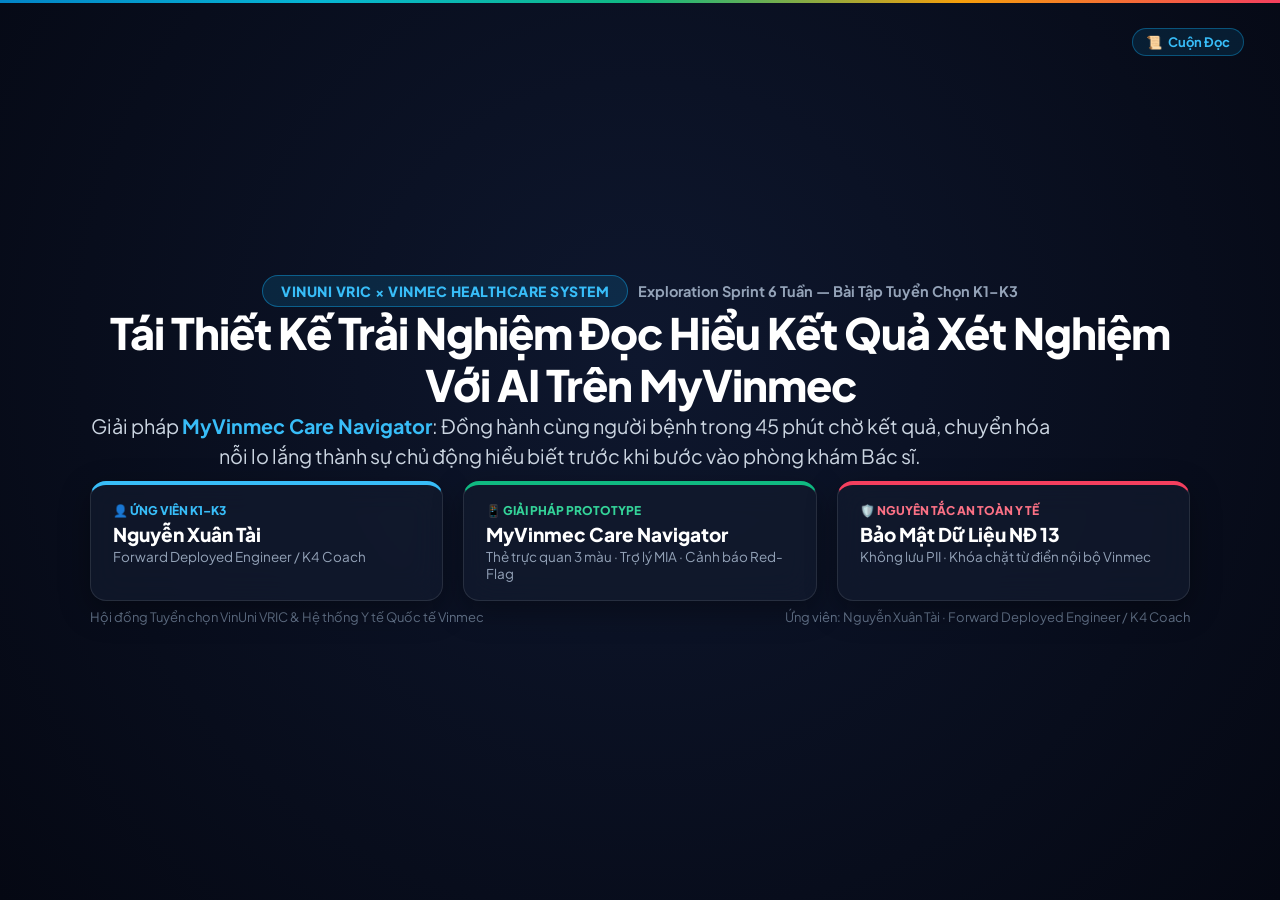
<file: slides/presentation.html>
<!DOCTYPE html>
<html lang="vi">

<head>
  <meta charset="UTF-8">
  <meta name="viewport" content="width=device-width, initial-scale=1.0">
  <title>Vinmec x VRIC — MyVinmec Care Navigator (Bản Trực Quan Tinh Gọn 16:9)</title>
  <link rel="preconnect" href="https://fonts.googleapis.com">
  <link rel="preconnect" href="https://fonts.gstatic.com" crossorigin>
  <link
    href="https://fonts.googleapis.com/css2?family=Plus+Jakarta+Sans:wght@400;500;600;700;800;900&family=JetBrains+Mono:wght@500;700;800&display=swap"
    rel="stylesheet">
  <style>
    *,
    *::before,
    *::after {
      box-sizing: border-box;
      margin: 0;
      padding: 0;
    }

    :root {
      --bg-dark: #070c18;
      --bg-card: rgba(18, 27, 46, 0.72);
      --border-card: rgba(255, 255, 255, 0.1);
      --accent-cyan: #06b6d4;
      --accent-blue: #0284c7;
      --accent-emerald: #10b981;
      --accent-amber: #f59e0b;
      --accent-rose: #f43f5e;
      --text-white: #ffffff;
      --text-muted: #94a3b8;
      --text-dim: #64748b;
    }

    html,
    body {
      width: 100vw;
      height: 100vh;
      overflow: hidden;
      background: var(--bg-dark);
      color: #f8fafc;
      font-family: 'Plus Jakarta Sans', -apple-system, BlinkMacSystemFont, sans-serif;
      -webkit-font-smoothing: antialiased;
      user-select: none;
    }

    /* Outer Stage: Fills 100% viewport with rich dark medical navy background */
    .app-screen {
      width: 100vw;
      height: 100vh;
      display: flex;
      flex-direction: column;
      position: relative;
      overflow: hidden;
      background: radial-gradient(circle at 50% 40%, #0e172e 0%, #050813 100%);
    }

    /* Top RGB Thin Line */
    .global-rgb-bar {
      position: absolute;
      top: 0;
      left: 0;
      width: 100%;
      height: 3px;
      background: linear-gradient(90deg, #0284c7, #06b6d4, #10b981, #f59e0b, #f43f5e);
      z-index: 100;
    }

    /* Slide Panes Container - Fills screen with generous margin */
    .slide-viewport {
      flex: 1;
      width: 100%;
      height: 100%;
      position: relative;
      overflow: hidden;
    }

    /* Individual Slide: Strict Single Page (Zero scroll, instant switch) */
    .slide-pane {
      display: none !important;
      width: 100%;
      height: 100%;
      padding: clamp(20px, 3vh, 32px) clamp(28px, 3.5vw, 56px);
      box-sizing: border-box;
      flex-direction: column;
      justify-content: space-between;
      overflow: hidden;
    }

    .slide-pane.active {
      display: flex !important;
    }

    /* ==============================================================
       HEADER HUD (Clean, professional, integrated navigation)
       ============================================================== */
    .slide-header {
      display: flex;
      justify-content: space-between;
      align-items: center;
      padding-bottom: clamp(10px, 1.4vh, 14px);
      border-bottom: 1px solid rgba(255, 255, 255, 0.08);
      margin-bottom: clamp(12px, 1.6vh, 18px);
      flex-shrink: 0;
    }

    .header-left {
      display: flex;
      align-items: center;
      gap: 14px;
    }

    .brand-pill {
      background: rgba(14, 165, 233, 0.15);
      border: 1px solid rgba(14, 165, 233, 0.45);
      color: #38bdf8;
      padding: 5px 14px;
      border-radius: 999px;
      font-size: 13px;
      font-weight: 800;
      letter-spacing: 0.5px;
      text-transform: uppercase;
    }

    .header-topic {
      color: #94a3b8;
      font-size: 14px;
      font-weight: 600;
    }

    .header-right {
      display: flex;
      align-items: center;
      gap: 10px;
    }

    .slide-counter {
      font-family: 'JetBrains Mono', monospace;
      font-size: 14px;
      font-weight: 800;
      color: #38bdf8;
      background: rgba(14, 165, 233, 0.1);
      border: 1px solid rgba(14, 165, 233, 0.3);
      padding: 5px 14px;
      border-radius: 8px;
      display: flex;
      align-items: center;
      gap: 4px;
    }

    .nav-arrow-btn {
      width: 34px;
      height: 34px;
      border-radius: 8px;
      border: 1px solid rgba(255, 255, 255, 0.12);
      background: rgba(255, 255, 255, 0.05);
      color: #ffffff;
      font-size: 16px;
      font-weight: 700;
      cursor: pointer;
      display: flex;
      align-items: center;
      justify-content: center;
      transition: all 0.15s ease;
      outline: none;
    }

    .nav-arrow-btn:hover {
      background: #0284c7;
      border-color: #38bdf8;
      transform: scale(1.05);
    }

    .nav-arrow-btn:disabled {
      opacity: 0.3;
      cursor: not-allowed;
      transform: none;
    }

    /* ==============================================================
       TITLE & SUBTITLE (Balanced, highly legible typography)
       ============================================================== */
    .slide-headline {
      margin-bottom: clamp(14px, 2vh, 22px);
      flex-shrink: 0;
    }

    .slide-title {
      font-size: clamp(26px, 3.4vh, 36px);
      font-weight: 900;
      line-height: 1.2;
      color: #ffffff;
      letter-spacing: -0.6px;
      margin-bottom: 6px;
    }

    .slide-subtitle {
      font-size: clamp(15px, 1.9vh, 18px);
      color: #94a3b8;
      line-height: 1.45;
      max-width: 1200px;
    }

    /* ==============================================================
       SLIDE BODY (Evenly spaced, fills available canvas without dead zones)
       ============================================================== */
    .slide-body {
      flex: 1;
      display: flex;
      gap: clamp(16px, 2vw, 28px);
      min-height: 0;
      overflow: hidden;
    }

    /* Reusable Cards */
    .card {
      background: var(--bg-card);
      backdrop-filter: blur(16px);
      border: 1px solid var(--border-card);
      border-radius: 16px;
      padding: clamp(18px, 2.4vh, 26px);
      display: flex;
      flex-direction: column;
      position: relative;
      min-height: 0;
      box-sizing: border-box;
      box-shadow: 0 10px 30px rgba(0, 0, 0, 0.35);
    }

    /* Equal 3-Column Layout */
    .grid-3 {
      display: grid;
      grid-template-columns: repeat(3, 1fr);
      gap: clamp(16px, 1.8vw, 24px);
      width: 100%;
      height: 100%;
      min-height: 0;
    }

    /* Giant Number Callout */
    .giant-stat {
      font-family: 'JetBrains Mono', monospace;
      font-size: clamp(48px, 6.2vh, 68px);
      font-weight: 900;
      line-height: 1;
      letter-spacing: -1.5px;
      margin-bottom: 8px;
    }

    .stat-label {
      font-size: 13px;
      font-weight: 800;
      text-transform: uppercase;
      letter-spacing: 0.8px;
      color: #94a3b8;
    }

    /* Badges & Chips */
    .tag {
      display: inline-flex;
      align-items: center;
      gap: 6px;
      padding: 4px 12px;
      border-radius: 999px;
      font-size: 12px;
      font-weight: 800;
      text-transform: uppercase;
      letter-spacing: 0.5px;
      width: fit-content;
    }

    .tag-rose {
      background: rgba(244, 63, 94, 0.15);
      color: #fb7185;
      border: 1px solid rgba(244, 63, 94, 0.4);
    }

    .tag-blue {
      background: rgba(14, 165, 233, 0.15);
      color: #38bdf8;
      border: 1px solid rgba(14, 165, 233, 0.4);
    }

    .tag-emerald {
      background: rgba(16, 185, 129, 0.15);
      color: #34d399;
      border: 1px solid rgba(16, 185, 129, 0.4);
    }

    .tag-amber {
      background: rgba(245, 158, 11, 0.15);
      color: #fbbf24;
      border: 1px solid rgba(245, 158, 11, 0.4);
    }

    /* Visual Media Containers */
    .media-box {
      border-radius: 16px;
      overflow: hidden;
      border: 1px solid rgba(255, 255, 255, 0.12);
      box-shadow: 0 16px 36px rgba(0, 0, 0, 0.55);
      width: 100%;
      height: 100%;
      display: flex;
      align-items: center;
      justify-content: center;
      position: relative;
      min-height: 0;
    }

    .media-box img {
      width: 100%;
      height: 100%;
      object-fit: cover;
      display: block;
    }

    .phone-mockup {
      height: 100%;
      width: auto;
      max-width: 100%;
      object-fit: contain !important;
      border-radius: 20px;
    }

    /* ==============================================================
       FOOTER BAR (In-canvas, never floating, never overlaps content)
       ============================================================== */
    .slide-footer {
      display: flex;
      justify-content: space-between;
      align-items: center;
      padding-top: clamp(8px, 1.2vh, 14px);
      margin-top: clamp(10px, 1.4vh, 16px);
      border-top: 1px solid rgba(255, 255, 255, 0.08);
      font-size: 13px;
      color: #64748b;
      flex-shrink: 0;
    }

    /* ==============================================================
       PRINT STYLES (Clean PDF Export without breaks)
       ============================================================== */
    
    /* Mode Toggle Pill Button */
    .mode-toggle-pill {
      display: inline-flex;
      align-items: center;
      gap: 6px;
      background: rgba(14, 165, 233, 0.12);
      border: 1px solid rgba(14, 165, 233, 0.4);
      color: #38bdf8;
      padding: 5px 13px;
      border-radius: 999px;
      font-size: 13px;
      font-weight: 700;
      cursor: pointer;
      transition: all 0.2s ease;
      outline: none;
      font-family: inherit;
      user-select: none;
    }
    .mode-toggle-pill:hover {
      background: rgba(14, 165, 233, 0.25);
      border-color: #38bdf8;
      transform: translateY(-1px);
    }
    .mode-toggle-pill:active {
      transform: translateY(0);
    }

    /* ==============================================================
       CONTINUOUS SCROLL MODE (Dạng đọc liên tục cuộn chuột)
       ============================================================== */
    body.scroll-mode {
      overflow-y: auto !important;
      overflow-x: hidden !important;
      height: auto !important;
      scroll-behavior: smooth;
      scroll-snap-type: y proximity;
    }

    body.scroll-mode .app-screen {
      height: auto !important;
      min-height: 100vh;
      overflow: visible !important;
    }

    body.scroll-mode .slide-viewport {
      height: auto !important;
      overflow: visible !important;
      display: flex !important;
      flex-direction: column !important;
      gap: 28px;
      padding: 12px 0 60px 0;
    }

    body.scroll-mode .slide-pane {
      display: flex !important;
      width: 100vw !important;
      height: 100vh !important;
      min-height: 100vh !important;
      max-height: 100vh !important;
      box-sizing: border-box !important;
      scroll-snap-align: start;
      scroll-snap-stop: normal;
      border-bottom: 2px solid rgba(14, 165, 233, 0.2);
      box-shadow: 0 10px 30px rgba(0, 0, 0, 0.4);
      background: radial-gradient(circle at 50% 40%, #0e172e 0%, #050813 100%);
    }

    body.scroll-mode .nav-arrow-btn {
      display: none !important;
    }

    @media print {
      @page {
        size: 1920px 1080px;
        margin: 0;
      }
      *, *::before, *::after {
        -webkit-print-color-adjust: exact !important;
        print-color-adjust: exact !important;
      }
      body,
      html,
      .app-screen,
      .slide-viewport {
        width: 1920px !important;
        height: auto !important;
        overflow: visible !important;
        display: block !important;
        background: #070c18 !important;
      }

      .global-rgb-bar,
      .nav-arrow-btn,
      .mode-toggle-pill {
        display: none !important;
      }

      .slide-pane {
        display: flex !important;
        width: 1920px !important;
        height: 1080px !important;
        min-height: 1080px !important;
        max-height: 1080px !important;
        page-break-after: always !important;
        break-after: page !important;
        padding: 40px 60px !important;
        box-sizing: border-box !important;
        background: radial-gradient(circle at 50% 40%, #0e172e 0%, #050813 100%) !important;
        overflow: hidden !important;
      }
    }
  </style>
</head>

<body>

  <div class="app-screen">
    <!-- Top RGB Bar -->
    <div class="global-rgb-bar"></div>

    <!-- Viewport -->
    <main class="slide-viewport">

      <!-- ======================================================== -->
      <!-- SLIDE 0: TRANG BÌA (EXECUTIVE HERO DECK)                  -->
      <!-- ======================================================== -->
      <section class="slide-pane active" id="slide-0"
        style="justify-content: center; align-items: center; text-align: center; position: relative;">
        <button class="mode-toggle-pill" onclick="toggleScrollMode()" style="position: absolute; top: 28px; right: 36px; z-index: 50;" title="Chuyển sang chế độ cuộn đọc liên tục">
          <span class="mode-icon">📜</span>
          <span class="mode-label">Cuộn Đọc</span>
        </button>
        <div style="max-width: 1100px;
          style="max-width: 1100px; width: 100%; margin: auto; display: flex; flex-direction: column; align-items: center; gap: clamp(14px, 2.2vh, 26px);">

          <div style="display: inline-flex; align-items: center; gap: 10px;">
            <span class="brand-pill" style="font-size: 14px; padding: 6px 18px;">VinUni VRIC × Vinmec Healthcare
              System</span>
            <span style="color: #94a3b8; font-weight: 700; font-size: 14.5px;">Exploration Sprint 6 Tuần — Bài Tập Tuyển
              Chọn K1–K3</span>
          </div>

          <h1
            style="font-size: clamp(32px, 4.8vh, 52px); font-weight: 900; line-height: 1.2; color: #ffffff; letter-spacing: -1px;">
            Tái Thiết Kế Trải Nghiệm Đọc Hiểu Kết Quả Xét Nghiệm Với AI Trên MyVinmec
          </h1>

          <p style="font-size: clamp(16px, 2.2vh, 21px); color: #cbd5e1; line-height: 1.5; max-width: 960px;">
            Giải pháp <strong style="color: #38bdf8;">MyVinmec Care Navigator</strong>: Đồng hành cùng người bệnh trong
            45 phút chờ kết quả, chuyển hóa nỗi lo lắng thành sự chủ động hiểu biết trước khi bước vào phòng khám Bác
            sĩ.
          </p>

          <!-- 3 Thẻ Trọng Tâm Cân Đối Đều Nhau -->
          <div style="display: grid; grid-template-columns: repeat(3, 1fr); gap: 20px; width: 100%; margin-top: 10px;">
            <div class="card" style="border-top: 4px solid #38bdf8; text-align: left; padding: 18px 22px;">
              <div style="font-size: 12px; color: #38bdf8; font-weight: 800; text-transform: uppercase;">👤 ỨNG VIÊN
                K1–K3</div>
              <div style="font-size: 19px; font-weight: 800; color: #ffffff; margin-top: 4px;">Nguyễn Xuân Tài</div>
              <div style="font-size: 13.5px; color: #94a3b8; margin-top: 2px;">Forward Deployed Engineer / K4 Coach
              </div>
            </div>

            <div class="card" style="border-top: 4px solid #10b981; text-align: left; padding: 18px 22px;">
              <div style="font-size: 12px; color: #34d399; font-weight: 800; text-transform: uppercase;">📱 GIẢI PHÁP
                PROTOTYPE</div>
              <div style="font-size: 19px; font-weight: 800; color: #ffffff; margin-top: 4px;">MyVinmec Care Navigator
              </div>
              <div style="font-size: 13.5px; color: #94a3b8; margin-top: 2px;">Thẻ trực quan 3 màu · Trợ lý MIA · Cảnh
                báo Red-Flag</div>
            </div>

            <div class="card" style="border-top: 4px solid #f43f5e; text-align: left; padding: 18px 22px;">
              <div style="font-size: 12px; color: #fb7185; font-weight: 800; text-transform: uppercase;">🛡️ NGUYÊN TẮC
                AN TOÀN Y TẾ</div>
              <div style="font-size: 19px; font-weight: 800; color: #ffffff; margin-top: 4px;">Bảo Mật Dữ Liệu NĐ 13
              </div>
              <div style="font-size: 13.5px; color: #94a3b8; margin-top: 2px;">Không lưu PII · Khóa chặt từ điển nội bộ
                Vinmec</div>
            </div>
          </div>

          <div
            style="display: flex; align-items: center; justify-content: space-between; width: 100%; color: #64748b; font-size: 13px; margin-top: 8px;">
            <span>Hội đồng Tuyển chọn VinUni VRIC & Hệ thống Y tế Quốc tế Vinmec</span>
            <span>Ứng viên: Nguyễn Xuân Tài · Forward Deployed Engineer / K4 Coach</span>
          </div>
        </div>
      </section>


      <!-- ======================================================== -->
      <!-- SLIDE 01: BỐI CẢNH - KHOẢNG TRỐNG 45 PHÚT CHỜ ĐỢI        -->
      <!-- ======================================================== -->
      <section class="slide-pane" id="slide-1">
        <header class="slide-header">
          <div class="header-left">
            <span class="brand-pill">01. Bối Cảnh Thực Tế</span>
            <span class="header-topic">Khoảng Trống Chờ Đợi & Điểm Mù Khi Đọc Kết Quả Xét Nghiệm</span>
          </div>
          <div class="header-right">
            <button class="mode-toggle-pill" onclick="toggleScrollMode()" title="Chuyển chế độ hiển thị">
              <span class="mode-icon">📜</span>
              <span class="mode-label">Cuộn Đọc</span>
            </button>
            <div class="slide-counter">Trang 01 / 10</div>
            <button class="nav-arrow-btn" onclick="prevSlide()" title="Trang trước (←)">←</button>
            <button class="nav-arrow-btn" onclick="nextSlide()" title="Trang sau (→)">→</button>
          </div>
        </header>

        <div class="slide-headline">
          <h2 class="slide-title">Khoảng Trống 45 Phút Chờ Đợi Giữa Xét Nghiệm Và Gặp Bác Sĩ</h2>
          <p class="slide-subtitle">Ứng dụng trả kết quả nhanh chóng, nhưng các chỉ số viết tắt chuyên môn dễ khiến
            người bệnh băn khoăn và tự tra cứu thông tin thiếu kiểm chứng.</p>
        </div>

        <div class="slide-body">
          <!-- Không gian chờ đợi kết quả khám -->
          <div style="flex: 1.1; display: flex; flex-direction: column; min-height: 0;">
            <div class="media-box">
              <img src="images/hospital_scanxiety_patient.jpg" alt="Người bệnh ngồi chờ kết quả khám bệnh">
              <div
                style="position: absolute; bottom: 0; left: 0; right: 0; background: linear-gradient(transparent, rgba(7, 12, 24, 0.95)); padding: 16px 20px;">
                <div style="color: #fb7185; font-weight: 800; font-size: 13px; text-transform: uppercase;">⚠️ Thực tế
                  tâm lý người đi khám:</div>
                <div style="color: #ffffff; font-size: 15px; font-weight: 600; margin-top: 2px;">Khoảng thời gian 30–45
                  phút chờ đợi đến lượt gặp Bác sĩ dễ kích hoạt tâm lý bất an khi chưa có ai giải thích kết quả.</div>
              </div>
            </div>
          </div>

          <!-- UI Mockup MyVinmec thật có khoanh tròn chỉ số -->
          <div style="flex: 0.85; display: flex; align-items: center; justify-content: center; min-height: 0;">
            <div class="media-box" style="background: transparent; border: none; box-shadow: none;">
              <img src="images/myvinmec_evidence.png" alt="Mockup app MyVinmec thật" class="phone-mockup">
            </div>
          </div>

          <!-- 2 Thẻ số liệu đòn bẩy lớn -->
          <div
            style="flex: 1; display: flex; flex-direction: column; gap: 20px; justify-content: center; min-height: 0;">
            <div class="card" style="border-left: 5px solid #f43f5e; flex: 1; justify-content: center;">
              <div class="giant-stat" style="color: #f43f5e;">45 Phút</div>
              <div class="stat-label">Thời Gian Chờ Trung Bình Đến Lượt Khám</div>
              <div style="color: #cbd5e1; font-size: 15px; margin-top: 8px; line-height: 1.45;">
                Sau khi app thông báo có kết quả, người bệnh phải chờ đến lượt Bác sĩ gọi tên; chữ viết tắt y khoa (AST,
                ALT, HbA1c) gây băn khoăn.
              </div>
            </div>

            <div class="card" style="border-left: 5px solid #38bdf8; flex: 1; justify-content: center;">
              <div class="giant-stat" style="color: #38bdf8;">&gt; 80%</div>
              <div class="stat-label">Bệnh Nhân Tự Lên Mạng Tra Cứu Triệu Chứng</div>
              <div style="color: #cbd5e1; font-size: 15px; margin-top: 8px; line-height: 1.45;">
                Dẫn đến hội chứng sợ hãi sức khỏe trên mạng (Cyberchondria), tự suy diễn bệnh hiểm nghèo trước khi bước
                vào phòng khám.
              </div>
            </div>
          </div>
        </div>

        <footer class="slide-footer">
          <span>Khảo sát hành trình đi khám & Trải nghiệm thực tế trên ứng dụng MyVinmec ·
            01-phong-van/myvinmec-heuristic-audit.md</span>
        </footer>
      </section>


      <!-- ======================================================== -->
      <!-- SLIDE 02: PHỎNG VẤN SÂU 3 NGƯỜI QUEN TỪNG ĐI KHÁM        -->
      <!-- ======================================================== -->
      <section class="slide-pane" id="slide-2">
        <header class="slide-header">
          <div class="header-left">
            <span class="brand-pill">02. Nghiên Cứu Người Dùng</span>
            <span class="header-topic">Phỏng Vấn Sâu 3 Người Quen Từng Đi Khám Bệnh Thực Tế</span>
          </div>
          <div class="header-right">
            <button class="mode-toggle-pill" onclick="toggleScrollMode()" title="Chuyển chế độ hiển thị">
              <span class="mode-icon">📜</span>
              <span class="mode-label">Cuộn Đọc</span>
            </button>
            <div class="slide-counter">Trang 02 / 10</div>
            <button class="nav-arrow-btn" onclick="prevSlide()" title="Trang trước (←)">←</button>
            <button class="nav-arrow-btn" onclick="nextSlide()" title="Trang sau (→)">→</button>
          </div>
        </header>

        <div class="slide-headline">
          <h2 class="slide-title">Phỏng Vấn Sâu 3 Người Quen Từng Đi Khám Bệnh Thực Tế</h2>
          <p class="slide-subtitle">Lắng nghe chia sẻ thực tế từ 3 người quen (cựu quân nhân, sĩ quan hải quân, kỹ sư
            FDI) về những khó khăn khi đi khám qua phương pháp The Mom Test.</p>
        </div>

        <div class="slide-body" style="flex-direction: column; gap: 18px;">
          <!-- Dải ảnh 3 chân dung người bệnh đại diện -->
          <div
            style="height: clamp(120px, 18vh, 160px); width: 100%; border-radius: 14px; overflow: hidden; border: 1px solid rgba(255,255,255,0.12); flex-shrink: 0;">
            <img src="images/three_patient_personas.jpg" alt="Ba chân dung người quen từng đi khám bệnh thực tế"
              style="width: 100%; height: 100%; object-fit: cover;">
          </div>

          <!-- 3 Thẻ trích dẫn lời bệnh nhân -->
          <div class="grid-3" style="flex: 1;">
            <!-- P1 -->
            <div class="card" style="border-top: 4px solid #f43f5e; justify-content: space-between;">
              <div>
                <div style="display: flex; justify-content: space-between; align-items: center; margin-bottom: 6px;">
                  <span class="tag tag-rose">P1 (Anh M.N. - 32 tuổi)</span>
                  <span style="font-size: 13px; color: #94a3b8;">Khám gối & Chụp MRI</span>
                </div>
                <div
                  style="font-style: italic; color: #ffffff; font-size: clamp(14px, 1.6vh, 16.5px); line-height: 1.45; margin: 8px 0;">
                  "Cầm kết quả và phim chụp trên tay mà nhiều từ chuyên môn quá không hiểu gì, ngồi chờ lâu càng sốt
                  ruột. Mình phải liên tục mở điện thoại tra Google và hỏi AI để đỡ hoang mang."
                </div>
              </div>
              <div
                style="background: rgba(244, 63, 94, 0.1); border: 1px solid rgba(244, 63, 94, 0.35); border-radius: 10px; padding: 10px 14px;">
                <div style="color: #fb7185; font-weight: 800; font-size: 12px; text-transform: uppercase;">Điểm nghẽn
                  thực tế:</div>
                <div style="color: #ffffff; font-size: 14px; font-weight: 700; margin-top: 2px;">Khoảng trống thông tin
                  khi chờ đợi & Cần được giải thích kết quả dễ hiểu.</div>
              </div>
            </div>

            <!-- P2 -->
            <div class="card" style="border-top: 4px solid #f59e0b; justify-content: space-between;">
              <div>
                <div style="display: flex; justify-content: space-between; align-items: center; margin-bottom: 6px;">
                  <span class="tag tag-amber">P2 (Anh T.H. - 28 tuổi)</span>
                  <span style="font-size: 13px; color: #94a3b8;">Khám định kỳ theo đơn vị</span>
                </div>
                <div
                  style="font-style: italic; color: #ffffff; font-size: clamp(14px, 1.6vh, 16.5px); line-height: 1.45; margin: 8px 0;">
                  "Phòng khám rất đông, người khám sau đứng ngay cửa thúc ép. Bác sĩ bận rộn nên mình ngại hỏi thêm về
                  mấy chỉ số tăng nhẹ, thôi cầm giấy đi ra luôn."
                </div>
              </div>
              <div
                style="background: rgba(245, 158, 11, 0.1); border: 1px solid rgba(245, 158, 11, 0.35); border-radius: 10px; padding: 10px 14px;">
                <div style="color: #fbbf24; font-weight: 800; font-size: 12px; text-transform: uppercase;">Điểm nghẽn
                  thực tế:</div>
                <div style="color: #ffffff; font-size: 14px; font-weight: 700; margin-top: 2px;">Thời gian gặp Bác sĩ
                  ngắn & Ngại hỏi nếu chưa chuẩn bị sẵn câu hỏi.</div>
              </div>
            </div>

            <!-- P3 -->
            <div class="card" style="border-top: 4px solid #38bdf8; justify-content: space-between;">
              <div>
                <div style="display: flex; justify-content: space-between; align-items: center; margin-bottom: 6px;">
                  <span class="tag tag-blue">P3 (Anh V.D. - 29 tuổi)</span>
                  <span style="font-size: 13px; color: #94a3b8;">Khám sức khỏe công ty</span>
                </div>
                <div
                  style="font-style: italic; color: #ffffff; font-size: clamp(14px, 1.6vh, 16.5px); line-height: 1.45; margin: 8px 0;">
                  "Sau khi lấy máu xong không biết phòng tiếp theo ở đâu, cứ nghĩ phải đi đúng theo thứ tự trên phiếu
                  nên đi lòng vòng tìm kiếm mất thời gian."
                </div>
              </div>
              <div
                style="background: rgba(14, 165, 233, 0.1); border: 1px solid rgba(14, 165, 233, 0.35); border-radius: 10px; padding: 10px 14px;">
                <div style="color: #38bdf8; font-weight: 800; font-size: 12px; text-transform: uppercase;">Điểm nghẽn
                  thực tế:</div>
                <div style="color: #ffffff; font-size: 14px; font-weight: 700; margin-top: 2px;">Bẫy tuần tự & Lúng túng
                  di chuyển giữa các phòng cận lâm sàng.</div>
              </div>
            </div>
          </div>
        </div>

        <footer class="slide-footer">
          <span>Phỏng vấn sâu 1-1 theo phương pháp The Mom Test · Nguồn dữ liệu thực tế:
            01-phong-van/interview-notes.md</span>
        </footer>
      </section>


      <!-- ======================================================== -->
      <!-- SLIDE 03: ĐƯỜNG CONG CẢM XÚC & THỜI ĐIỂM CAN THIỆP       -->
      <!-- ======================================================== -->
      <section class="slide-pane" id="slide-3">
        <header class="slide-header">
          <div class="header-left">
            <span class="brand-pill">03. Bản Đồ Hành Trình</span>
            <span class="header-topic">Biểu Đồ Mức Độ Lo Lắng Qua 5 Giai Đoạn Khám Bệnh</span>
          </div>
          <div class="header-right">
            <button class="mode-toggle-pill" onclick="toggleScrollMode()" title="Chuyển chế độ hiển thị">
              <span class="mode-icon">📜</span>
              <span class="mode-label">Cuộn Đọc</span>
            </button>
            <div class="slide-counter">Trang 03 / 10</div>
            <button class="nav-arrow-btn" onclick="prevSlide()" title="Trang trước (←)">←</button>
            <button class="nav-arrow-btn" onclick="nextSlide()" title="Trang sau (→)">→</button>
          </div>
        </header>

        <div class="slide-headline">
          <h2 class="slide-title">Mức Độ Lo Lắng Qua 5 Giai Đoạn & Thời Điểm Can Thiệp Trọng Tâm</h2>
          <p class="slide-subtitle">Từ dữ liệu phỏng vấn, điểm băn khoăn cao nhất rơi vào lúc vừa nhận kết quả số trên
            điện thoại (9/10); đây là thời điểm vàng để hỗ trợ người bệnh.</p>
        </div>

        <div class="slide-body">
          <!-- Biểu đồ đường cong cảm xúc (Đã sửa lỗi đè chữ và dàn đều không gian) -->
          <div style="flex: 1.35; display: flex; flex-direction: column; min-height: 0;">
            <div class="card" style="flex: 1; padding: 20px; justify-content: space-between;">
              <div style="display: flex; justify-content: space-between; align-items: center; margin-bottom: 8px;">
                <div style="font-size: 15px; font-weight: 800; color: #ffffff;">📈 Thang Đo Mức Độ Lo Lắng Của Người Đi
                  Khám (Từ 1 Đến 10)</div>
                <span class="tag tag-rose">Đỉnh Điểm: Giai Đoạn 4 (Mức 9/10)</span>
              </div>

              <!-- SVG Biểu Đồ Toàn Khung (Tránh va chạm chữ tuyệt đối) -->
              <div style="width: 100%; flex: 1; min-height: 0; display: flex; align-items: center;">
                <svg viewBox="0 0 900 360" width="100%" height="100%" style="overflow: visible;">
                  <defs>
                    <linearGradient id="curveGradient" x1="0" y1="0" x2="0" y2="1">
                      <stop offset="0%" stop-color="#f43f5e" stop-opacity="0.45" />
                      <stop offset="60%" stop-color="#0284c7" stop-opacity="0.15" />
                      <stop offset="100%" stop-color="#0284c7" stop-opacity="0.0" />
                    </linearGradient>
                    <linearGradient id="lineGradient" x1="0" y1="0" x2="1" y2="0">
                      <stop offset="0%" stop-color="#10b981" />
                      <stop offset="30%" stop-color="#f59e0b" />
                      <stop offset="70%" stop-color="#f43f5e" />
                      <stop offset="100%" stop-color="#0284c7" />
                    </linearGradient>
                  </defs>

                  <!-- Lưới mốc ngang -->
                  <line x1="90" y1="50" x2="850" y2="50" stroke="rgba(255,255,255,0.08)" stroke-dasharray="4" />
                  <text x="75" y="55" fill="#f43f5e" font-size="13" font-family="JetBrains Mono" font-weight="700"
                    text-anchor="end">10 (Cực đại)</text>

                  <line x1="90" y1="120" x2="850" y2="120" stroke="rgba(255,255,255,0.06)" stroke-dasharray="4" />
                  <text x="75" y="125" fill="#fbbf24" font-size="13" font-family="JetBrains Mono" font-weight="700"
                    text-anchor="end">7 (Lo lắng)</text>

                  <line x1="90" y1="190" x2="850" y2="190" stroke="rgba(255,255,255,0.06)" stroke-dasharray="4" />
                  <text x="75" y="195" fill="#94a3b8" font-size="13" font-family="JetBrains Mono" font-weight="700"
                    text-anchor="end">4 (Vừa phải)</text>

                  <line x1="90" y1="260" x2="850" y2="260" stroke="rgba(255,255,255,0.06)" stroke-dasharray="4" />
                  <text x="75" y="265" fill="#10b981" font-size="13" font-family="JetBrains Mono" font-weight="700"
                    text-anchor="end">1 (Bình tĩnh)</text>

                  <!-- Vùng Đóng Khung Thời Điểm Can Thiệp (Đặt vị trí an toàn, không đè chữ) -->
                  <rect x="420" y="30" width="310" height="245" rx="14" fill="rgba(244, 63, 94, 0.08)"
                    stroke="rgba(244, 63, 94, 0.45)" stroke-width="1.8" stroke-dasharray="6" />
                  <rect x="440" y="38" width="270" height="26" rx="6" fill="#f43f5e" />
                  <text x="575" y="55" fill="#ffffff" font-size="11.5" font-weight="800" text-anchor="middle"
                    letter-spacing="0.5">🎯 THỜI ĐIỂM VÀNG ĐỒNG HÀNH (45 PHÚT)</text>

                  <!-- Vùng bóng đổ dưới đường cong -->
                  <path d="M 130 250 Q 230 205, 300 185 T 500 110 T 630 85 T 770 200 L 770 290 L 130 290 Z"
                    fill="url(#curveGradient)" />

                  <!-- Đường cong chính -->
                  <path d="M 130 250 Q 230 205, 300 185 T 500 110 T 630 85 T 770 200" fill="none"
                    stroke="url(#lineGradient)" stroke-width="5" />

                  <!-- Điểm 1: Lấy mẫu -->
                  <circle cx="130" cy="250" r="7" fill="#10b981" stroke="#ffffff" stroke-width="2.5" />
                  <text x="130" y="232" fill="#34d399" font-size="13" font-weight="800" text-anchor="middle">2/10</text>
                  <text x="130" y="315" fill="#cbd5e1" font-size="13" font-weight="700" text-anchor="middle">1. Lấy mẫu
                    xét nghiệm</text>

                  <!-- Điểm 2: Di chuyển -->
                  <circle cx="300" cy="185" r="7" fill="#fbbf24" stroke="#ffffff" stroke-width="2.5" />
                  <text x="300" y="168" fill="#fbbf24" font-size="13" font-weight="800" text-anchor="middle">5/10</text>
                  <text x="300" y="315" fill="#cbd5e1" font-size="13" font-weight="700" text-anchor="middle">2. Di
                    chuyển các phòng</text>

                  <!-- Điểm 3: Ngồi chờ -->
                  <circle cx="500" cy="110" r="7" fill="#f97316" stroke="#ffffff" stroke-width="2.5" />
                  <text x="500" y="94" fill="#f97316" font-size="13" font-weight="800" text-anchor="middle">7/10</text>
                  <text x="500" y="315" fill="#ffffff" font-size="13.5" font-weight="800" text-anchor="middle">3. Ngồi
                    chờ kết quả</text>

                  <!-- Điểm 4: Nhận kết quả trên App (Đỉnh điểm) -->
                  <circle cx="630" cy="85" r="9" fill="#f43f5e" stroke="#ffffff" stroke-width="3" />
                  <text x="630" y="112" fill="#fb7185" font-size="14" font-weight="900" text-anchor="middle">9/10
                    ⚡</text>
                  <text x="630" y="315" fill="#fb7185" font-size="13.5" font-weight="900" text-anchor="middle">4. Có kết
                    quả trên App</text>

                  <!-- Điểm 5: Vào khám Bác sĩ -->
                  <circle cx="770" cy="200" r="7" fill="#0284c7" stroke="#ffffff" stroke-width="2.5" />
                  <text x="770" y="184" fill="#38bdf8" font-size="13" font-weight="800" text-anchor="middle">4/10</text>
                  <text x="770" y="315" fill="#cbd5e1" font-size="13" font-weight="700" text-anchor="middle">5. Vào gặp
                    Bác sĩ khám</text>
                </svg>
              </div>
            </div>
          </div>

          <!-- Cột bên phải: 2 Thẻ can thiệp phân tích rõ ràng -->
          <div style="flex: 0.85; display: flex; flex-direction: column; gap: 16px; min-height: 0;">
            <div class="card" style="border-left: 4px solid #f43f5e; flex: 1; justify-content: center;">
              <div style="display: flex; justify-content: space-between; align-items: center; margin-bottom: 6px;">
                <span class="tag tag-rose">Đỉnh Điểm Băn Khoăn (9/10)</span>
                <span style="font-size: 14px; font-weight: 700; color: #fb7185;">⏱️ 45 Phút Chờ</span>
              </div>
              <div style="font-size: 17px; font-weight: 800; color: #ffffff;">Giai Đoạn 4: Xem Kết Quả Số Trên Ứng Dụng
              </div>
              <div style="color: #cbd5e1; font-size: 14px; margin-top: 6px; line-height: 1.45;">
                Người đi khám nhìn thấy các chỉ số vượt ngưỡng hoặc chữ viết tắt mà chưa hiểu ý nghĩa, dễ sinh tâm lý
                hoang mang và tự tra cứu thông tin tràn lan.
              </div>
            </div>

            <div class="card" style="border-left: 4px solid #10b981; flex: 1; justify-content: center;">
              <div style="display: flex; justify-content: space-between; align-items: center; margin-bottom: 6px;">
                <span class="tag tag-emerald">Thời Điểm Vàng Hỗ Trợ</span>
                <span style="font-size: 14px; font-weight: 700; color: #34d399;">🎯 Đích Can Thiệp</span>
              </div>
              <div style="font-size: 17px; font-weight: 800; color: #ffffff;">Trước Khi Bước Vào Phòng Khám Bác Sĩ</div>
              <div style="color: #cbd5e1; font-size: 14px; margin-top: 6px; line-height: 1.45;">
                Giải thích sơ bộ ý nghĩa đời thường và chuẩn bị sẵn 2-3 câu hỏi cốt lõi để người đi khám chủ động, tự
                tin trao đổi cùng Bác sĩ.
              </div>
            </div>
          </div>
        </div>

        <footer class="slide-footer">
          <span>Mô hình hóa hành trình cảm xúc từ dữ liệu phỏng vấn người dùng thực tế ·
            02-journey-map/workflow-journey-map.md</span>
        </footer>
      </section>


      <!-- ======================================================== -->
      <!-- SLIDE 04: TUYÊN BỐ NHU CẦU STANFORD BIODESIGN             -->
      <!-- ======================================================== -->
      <section class="slide-pane" id="slide-4">
        <header class="slide-header">
          <div class="header-left">
            <span class="brand-pill">04. Tuyên Bố Nhu Cầu</span>
            <span class="header-topic">Phương Pháp Định Nghĩa Bài Toán Chuẩn Stanford Biodesign</span>
          </div>
          <div class="header-right">
            <button class="mode-toggle-pill" onclick="toggleScrollMode()" title="Chuyển chế độ hiển thị">
              <span class="mode-icon">📜</span>
              <span class="mode-label">Cuộn Đọc</span>
            </button>
            <div class="slide-counter">Trang 04 / 10</div>
            <button class="nav-arrow-btn" onclick="prevSlide()" title="Trang trước (←)">←</button>
            <button class="nav-arrow-btn" onclick="nextSlide()" title="Trang sau (→)">→</button>
          </div>
        </header>

        <div class="slide-headline">
          <h2 class="slide-title">Tuyên Bố Nhu Cầu Chuẩn Stanford Biodesign</h2>
          <p class="slide-subtitle">Phương pháp toán học hóa vấn đề: Định nghĩa bài toán hoàn toàn độc lập với công nghệ
            trước khi bắt tay vào xây dựng giải pháp.</p>
        </div>

        <div class="slide-body" style="flex-direction: column; gap: 18px;">
          <!-- Khung phương trình nhu cầu nổi bật -->
          <div class="card"
            style="border: 2px solid #38bdf8; background: radial-gradient(circle at 50% 50%, rgba(14, 165, 233, 0.12) 0%, rgba(15, 23, 42, 0.85) 100%); padding: 22px 28px; text-align: center;">
            <div
              style="font-size: 12px; font-weight: 800; color: #38bdf8; text-transform: uppercase; letter-spacing: 1px; margin-bottom: 8px;">
              📐 Công Thức Stanford Biodesign: Nhu Cầu = Vấn Đề + Nhóm Người Dùng + Kết Quả Mong Đợi
            </div>
            <div
              style="font-size: clamp(18px, 2.4vh, 26px); font-weight: 900; color: #ffffff; line-height: 1.4; max-width: 1050px; margin: 0 auto;">
              "Cần một phương thức <span style="color:#fb7185;">giải thích kết quả cận lâm sàng dễ hiểu</span> cho <span
                style="color:#38bdf8;">người đi khám trong 45 phút chờ đợi</span> để <span style="color:#34d399;">chuyển
                hóa sự lo lắng thành sự chuẩn bị chu đáo</span> trước khi bước vào phòng khám Bác sĩ."
            </div>
          </div>

          <!-- 3 Thành tố phân tích rõ ràng -->
          <div class="grid-3" style="flex: 1;">
            <div class="card" style="border-top: 4px solid #f43f5e; justify-content: space-between;">
              <div>
                <span class="tag tag-rose" style="margin-bottom: 8px;">1. Vấn Đề Đã Được Kiểm Chứng</span>
                <div style="font-size: 17px; font-weight: 800; color: #ffffff; margin-bottom: 6px;">Khoảng Trống Cận Lâm
                  Sàng</div>
                <div style="font-size: 14px; color: #cbd5e1; line-height: 1.45;">
                  Người đi khám bối rối trước bảng kết quả với hàng loạt ký hiệu chuyên môn; thời gian chờ đợi kéo dài
                  làm gia tăng căng thẳng.
                </div>
              </div>
              <div style="color: #fb7185; font-size: 13px; font-weight: 700;">✓ Giải tỏa tâm lý sợ hãi, bất an</div>
            </div>

            <div class="card" style="border-top: 4px solid #38bdf8; justify-content: space-between;">
              <div>
                <span class="tag tag-blue" style="margin-bottom: 8px;">2. Nhóm Người Dùng Trọng Tâm</span>
                <div style="font-size: 17px; font-weight: 800; color: #ffffff; margin-bottom: 6px;">Người Khám Ngoại Trú
                </div>
                <div style="font-size: 14px; color: #cbd5e1; line-height: 1.45;">
                  Tập trung vào người khám sức khỏe định kỳ hoặc có chỉ số chênh nhẹ so với khoảng tham chiếu chuẩn
                  (Borderline elevation).
                </div>
              </div>
              <div style="color: #38bdf8; font-size: 13px; font-weight: 700;">✓ Đồng hành đúng lúc trong lúc chờ đợi
              </div>
            </div>

            <div class="card" style="border-top: 4px solid #10b981; justify-content: space-between;">
              <div>
                <span class="tag tag-emerald" style="margin-bottom: 8px;">3. Kết Quả Đo Lường Được</span>
                <div style="font-size: 17px; font-weight: 800; color: #ffffff; margin-bottom: 6px;">Cuộc Khám Hiệu Quả
                  Hơn</div>
                <div style="font-size: 14px; color: #cbd5e1; line-height: 1.45;">
                  Người bệnh chuẩn bị sẵn 2-3 câu hỏi cụ thể; Bác sĩ tiết kiệm 1.5–2 phút giải thích khái niệm cơ bản để
                  tập trung tư vấn điều trị.
                </div>
              </div>
              <div style="color: #34d399; font-size: 13px; font-weight: 700;">✓ Nâng cao chất lượng cuộc khám</div>
            </div>
          </div>
        </div>

        <footer class="slide-footer">
          <span>Tiêu chuẩn Stanford Biodesign: Định nghĩa bài toán độc lập với giải pháp công nghệ cụ thể</span>
        </footer>
      </section>


      <!-- ======================================================== -->
      <!-- SLIDE 05: ĐỐI SÁNH QUỐC TẾ (MAYO, CLEVELAND, NHS)        -->
      <!-- ======================================================== -->
      <section class="slide-pane" id="slide-5">
        <header class="slide-header">
          <div class="header-left">
            <span class="brand-pill">05. Đối Sánh Quốc Tế</span>
            <span class="header-topic">Học Hỏi Từ Các Hệ Thống Y Tế Tiên Tiến Trên Thế Giới</span>
          </div>
          <div class="header-right">
            <button class="mode-toggle-pill" onclick="toggleScrollMode()" title="Chuyển chế độ hiển thị">
              <span class="mode-icon">📜</span>
              <span class="mode-label">Cuộn Đọc</span>
            </button>
            <div class="slide-counter">Trang 05 / 10</div>
            <button class="nav-arrow-btn" onclick="prevSlide()" title="Trang trước (←)">←</button>
            <button class="nav-arrow-btn" onclick="nextSlide()" title="Trang sau (→)">→</button>
          </div>
        </header>

        <div class="slide-headline">
          <h2 class="slide-title">Chuẩn Mực Quốc Tế & Bài Học Ứng Dụng Cho Vinmec</h2>
          <p class="slide-subtitle">Chắt lọc tinh hoa từ các mô hình y tế hàng đầu thế giới để xây dựng trải nghiệm an
            toàn, chuẩn mực cho người bệnh.</p>
        </div>

        <div class="slide-body">
          <div class="grid-3">
            <!-- Mayo Clinic -->
            <div class="card" style="border-top: 4px solid #38bdf8; justify-content: space-between;">
              <div>
                <div style="display: flex; justify-content: space-between; align-items: center; margin-bottom: 6px;">
                  <span class="tag tag-blue">Hoa Kỳ · Mayo Clinic</span>
                  <span style="font-size: 22px;">🏥</span>
                </div>
                <div style="font-size: 19px; font-weight: 900; color: #ffffff;">Mayo Clinic Patient Portal</div>
                <div class="stat-label" style="margin-bottom: 12px;">AI Lab Summary</div>

                <div
                  style="background: rgba(14, 165, 233, 0.08); border-radius: 10px; padding: 12px; font-size: 13.5px; color: #cbd5e1; line-height: 1.45;">
                  <strong style="color:#38bdf8;">Mô hình:</strong> Tự động tóm tắt kết quả cận lâm sàng bằng ngôn ngữ
                  bình dân trước khi người bệnh gặp Bác sĩ.
                </div>
              </div>

              <div
                style="background: rgba(16, 185, 129, 0.12); border: 1.5px solid rgba(16, 185, 129, 0.4); border-radius: 10px; padding: 12px 14px;">
                <div style="color: #34d399; font-size: 11px; font-weight: 800; text-transform: uppercase;">👉 Bài học áp
                  dụng cho Vinmec:</div>
                <div style="color: #ffffff; font-size: 14px; font-weight: 800; margin-top: 3px; line-height: 1.35;">
                  Cấu trúc 3 phần rõ ràng: Chỉ số là gì → Ý nghĩa tham khảo → Gợi ý hỏi Bác sĩ.
                </div>
              </div>
            </div>

            <!-- Cleveland Clinic -->
            <div class="card" style="border-top: 4px solid #10b981; justify-content: space-between;">
              <div>
                <div style="display: flex; justify-content: space-between; align-items: center; margin-bottom: 6px;">
                  <span class="tag tag-emerald">Hoa Kỳ · Epic MyChart</span>
                  <span style="font-size: 22px;">🩺</span>
                </div>
                <div style="font-size: 19px; font-weight: 900; color: #ffffff;">Cleveland Clinic</div>
                <div class="stat-label" style="margin-bottom: 12px;">Thanh Đo Trực Quan 3 Màu</div>

                <div
                  style="background: rgba(16, 185, 129, 0.08); border-radius: 10px; padding: 12px; font-size: 13.5px; color: #cbd5e1; line-height: 1.45;">
                  <strong style="color:#34d399;">Mô hình:</strong> Dải đo trực quan 3 màu (Xanh lá / Vàng / Cam) thay
                  thế bảng số liệu khô khan, phức tạp.
                </div>
              </div>

              <div
                style="background: rgba(16, 185, 129, 0.12); border: 1.5px solid rgba(16, 185, 129, 0.4); border-radius: 10px; padding: 12px 14px;">
                <div style="color: #34d399; font-size: 11px; font-weight: 800; text-transform: uppercase;">👉 Bài học áp
                  dụng cho Vinmec:</div>
                <div style="color: #ffffff; font-size: 14px; font-weight: 800; margin-top: 3px; line-height: 1.35;">
                  Định khung an toàn: Phân biệt rõ ràng giữa chênh lệch nhẹ và nguy cơ bệnh lý.
                </div>
              </div>
            </div>

            <!-- NHS x Ada Health -->
            <div class="card" style="border-top: 4px solid #f43f5e; justify-content: space-between;">
              <div>
                <div style="display: flex; justify-content: space-between; align-items: center; margin-bottom: 6px;">
                  <span class="tag tag-rose">Anh Quốc · The Lancet 2023</span>
                  <span style="font-size: 22px;">🇬🇧</span>
                </div>
                <div style="font-size: 19px; font-weight: 900; color: #ffffff;">NHS × Ada Health</div>
                <div class="stat-label" style="margin-bottom: 12px;">Ngắt Luồng Cấp Cứu Red-Flag</div>

                <div
                  style="background: rgba(244, 63, 94, 0.08); border-radius: 10px; padding: 12px; font-size: 13.5px; color: #cbd5e1; line-height: 1.45;">
                  <strong style="color:#fb7185;">Mô hình:</strong> Tự động ngắt phản hồi AI ngay lập tức khi phát hiện
                  dấu hiệu đe dọa tính mạng người bệnh.
                </div>
              </div>

              <div
                style="background: rgba(16, 185, 129, 0.12); border: 1.5px solid rgba(16, 185, 129, 0.4); border-radius: 10px; padding: 12px 14px;">
                <div style="color: #34d399; font-size: 11px; font-weight: 800; text-transform: uppercase;">👉 Bài học áp
                  dụng cho Vinmec:</div>
                <div style="color: #ffffff; font-size: 14px; font-weight: 800; margin-top: 3px; line-height: 1.35;">
                  Cảnh báo khẩn cấp dưới 1.0 giây kèm nút gọi trực tiếp Hotline Vinmec 1900 23 23 89.
                </div>
              </div>
            </div>
          </div>
        </div>

        <footer class="slide-footer">
          <span>Nguồn tham khảo: Mayo Clinic Proceedings (2024) · JAMIA (2024) · The Lancet Digital Health (2023)</span>
        </footer>
      </section>


      <!-- ======================================================== -->
      <!-- SLIDE 06: MINH CHỨNG PROTOTYPE & 5 LỚP BẢO VỆ            -->
      <!-- ======================================================== -->
      <section class="slide-pane" id="slide-6">
        <header class="slide-header">
          <div class="header-left">
            <span class="brand-pill"
              style="background: rgba(16, 185, 129, 0.18); border-color: #10b981; color: #34d399;">06. Giải Pháp
              Prototype</span>
            <span class="header-topic">MyVinmec Care Navigator & 5 Lớp Rào Chắn An Toàn Thép</span>
          </div>
          <div class="header-right">
            <button class="mode-toggle-pill" onclick="toggleScrollMode()" title="Chuyển chế độ hiển thị">
              <span class="mode-icon">📜</span>
              <span class="mode-label">Cuộn Đọc</span>
            </button>
            <div class="slide-counter">Trang 06 / 10</div>
            <button class="nav-arrow-btn" onclick="prevSlide()" title="Trang trước (←)">←</button>
            <button class="nav-arrow-btn" onclick="nextSlide()" title="Trang sau (→)">→</button>
          </div>
        </header>

        <div class="slide-headline">
          <h2 class="slide-title">Minh Chứng Trực Quan: 3 Màn Hình Prototype & 5 Lớp Bảo Vệ</h2>
          <p class="slide-subtitle">Sản phẩm thực tế đã được lập trình và vận hành trực tuyến; bảo đảm an toàn người
            bệnh với hệ thống 5 rào chắn bảo vệ chặt chẽ.</p>
        </div>

        <div class="slide-body">
          <!-- Bên trái: 3 Mockup điện thoại thật -->
          <div
            style="flex: 1.15; display: flex; gap: 12px; align-items: center; justify-content: center; min-height: 0;">
            <div
              style="flex: 1; display: flex; flex-direction: column; align-items: center; height: 100%; min-height: 0;">
              <div class="media-box" style="background: transparent; border: none; box-shadow: none;">
                <img src="images/prototype_mockup_1.png" alt="Thẻ kết quả 3 màu" class="phone-mockup">
              </div>
              <div style="margin-top: 6px; font-size: 13px; font-weight: 800; color: #38bdf8; text-align: center;">① Thẻ
                Đo 3 Màu</div>
            </div>

            <div
              style="flex: 1.05; display: flex; flex-direction: column; align-items: center; height: 100%; min-height: 0;">
              <div class="media-box"
                style="background: transparent; border: none; box-shadow: none; filter: drop-shadow(0 0 16px rgba(14, 165, 233, 0.35));">
                <img src="images/prototype_mockup_2.png" alt="Trợ lý AI MIA In-Context" class="phone-mockup">
              </div>
              <div style="margin-top: 6px; font-size: 13px; font-weight: 800; color: #34d399; text-align: center;">② Trợ
                Lý MIA</div>
            </div>

            <div
              style="flex: 1; display: flex; flex-direction: column; align-items: center; height: 100%; min-height: 0;">
              <div class="media-box" style="background: transparent; border: none; box-shadow: none;">
                <img src="images/prototype_mockup_3.png" alt="Cảnh báo Red-Flag" class="phone-mockup">
              </div>
              <div style="margin-top: 6px; font-size: 13px; font-weight: 800; color: #fb7185; text-align: center;">③
                Cảnh Báo Khẩn</div>
            </div>
          </div>

          <!-- Bên phải: 5 Lớp bảo vệ có màu sắc logic, phân tầng rõ ràng -->
          <div
            style="flex: 0.85; display: flex; flex-direction: column; gap: 8px; justify-content: space-between; min-height: 0;">
            <div
              style="font-size: 13px; font-weight: 800; color: #34d399; text-transform: uppercase; letter-spacing: 0.6px;">
              🛡️ Hệ Thống 5 Lớp Rào Chắn Bảo Vệ (Guardrails):
            </div>

            <!-- Tầng 1: Ranh giới lâm sàng tuyệt đối (Đỏ Crimson) -->
            <div class="card"
              style="border-left: 4px solid #f43f5e; padding: 10px 14px; flex: 1; justify-content: center;">
              <div style="font-size: 14px; font-weight: 800; color: #fb7185;">[01] CẤM Chẩn Đoán Lâm Sàng</div>
              <div style="font-size: 12.5px; color: #cbd5e1; margin-top: 2px;">Chỉ giải thích ý nghĩa chỉ số, tuyệt đối
                không đưa ra kết luận bệnh tật.</div>
            </div>

            <div class="card"
              style="border-left: 4px solid #f43f5e; padding: 10px 14px; flex: 1; justify-content: center;">
              <div style="font-size: 14px; font-weight: 800; color: #fb7185;">[02] CẤM Kê Đơn Hay Khuyên Dùng Thuốc
              </div>
              <div style="font-size: 12.5px; color: #cbd5e1; margin-top: 2px;">Khóa hoàn toàn mọi gợi ý tự trị; quyền kê
                đơn 100% thuộc về Bác sĩ.</div>
            </div>

            <!-- Tầng 2: Kiểm soát trí tuệ nhân tạo (Hổ phách Amber) -->
            <div class="card"
              style="border-left: 4px solid #f59e0b; padding: 10px 14px; flex: 1; justify-content: center;">
              <div style="font-size: 14px; font-weight: 800; color: #fbbf24;">[03] Khóa Chặt Dữ Liệu Nội Bộ (Grounded
                RAG)</div>
              <div style="font-size: 12.5px; color: #cbd5e1; margin-top: 2px;">Chỉ tra cứu trong Từ điển Cận lâm sàng
                Vinmec; Temperature 0.1 để triệt tiêu ảo giác.</div>
            </div>

            <!-- Tầng 3: Cảnh báo & Trách nhiệm pháp lý (Xanh Biển Cyan) -->
            <div class="card"
              style="border-left: 4px solid #06b6d4; padding: 10px 14px; flex: 1; justify-content: center;">
              <div style="font-size: 14px; font-weight: 800; color: #22d3ee;">[04] Tự Động Ngắt Khi Nguy Kịch (Red-Flag)
              </div>
              <div style="font-size: 12.5px; color: #cbd5e1; margin-top: 2px;">Ngắt hội thoại ngay lập tức (&lt; 1.0s);
                hiển thị số gọi khẩn cấp của bệnh viện.</div>
            </div>

            <div class="card"
              style="border-left: 4px solid #0284c7; padding: 10px 14px; flex: 1; justify-content: center;">
              <div style="font-size: 14px; font-weight: 800; color: #38bdf8;">[05] Khước Từ Trách Nhiệm Minh Bạch</div>
              <div style="font-size: 12.5px; color: #cbd5e1; margin-top: 2px;">Mọi phản hồi đều nhấn mạnh thông tin mang
                tính chất tham khảo chuẩn bị gặp Bác sĩ.</div>
            </div>
          </div>
        </div>

        <footer class="slide-footer">
          <span>Phiên bản thử nghiệm trực tuyến đã hoạt động trên hạ tầng đám mây Vercel</span>
        </footer>
      </section>


      <!-- ======================================================== -->
      <!-- SLIDE 07: THỬ NGHIỆM VỚI 3 NGƯỜI DÙNG & TỐI ƯU UX        -->
      <!-- ======================================================== -->
      <section class="slide-pane" id="slide-7">
        <header class="slide-header">
          <div class="header-left">
            <span class="brand-pill">07. Kiểm Chứng Thực Nghiệm</span>
            <span class="header-topic">Thử Nghiệm Với 3 Người Dùng Độc Lập & Chu Kỳ Cải Tiến Giao Diện</span>
          </div>
          <div class="header-right">
            <button class="mode-toggle-pill" onclick="toggleScrollMode()" title="Chuyển chế độ hiển thị">
              <span class="mode-icon">📜</span>
              <span class="mode-label">Cuộn Đọc</span>
            </button>
            <div class="slide-counter">Trang 07 / 10</div>
            <button class="nav-arrow-btn" onclick="prevSlide()" title="Trang trước (←)">←</button>
            <button class="nav-arrow-btn" onclick="nextSlide()" title="Trang sau (→)">→</button>
          </div>
        </header>

        <div class="slide-headline">
          <h2 class="slide-title">Thử Nghiệm Prototype & Chu Kỳ Tối Ưu Hóa Giao Diện</h2>
          <p class="slide-subtitle">Đưa bản thử nghiệm cho 3 người dùng trải nghiệm thực tế với bộ dữ liệu phòng lab giả
            lập (Mock Data); ghi nhận phản hồi và hoàn thiện giao diện trong 24 giờ.</p>
        </div>

        <div class="slide-body">
          <!-- Bảng 3 phiên test thực tế theo đúng tài liệu user-testing-logs.md -->
          <div style="flex: 1.25; display: flex; flex-direction: column; min-height: 0;">
            <div class="card" style="flex: 1; padding: 20px; justify-content: space-between;">
              <div style="font-size: 15px; font-weight: 800; color: #38bdf8; margin-bottom: 8px;">
                🔄 3 Vòng Tinh Chỉnh Thực Tế Từ Phản Hồi Người Dùng (T1 – T3)
              </div>

              <div style="display: flex; flex-direction: column; gap: 12px;">
                <!-- Tester T1 -->
                <div
                  style="background: rgba(255,255,255,0.03); border: 1px solid rgba(255,255,255,0.08); border-radius: 10px; padding: 12px 14px;">
                  <div style="display: flex; justify-content: space-between; margin-bottom: 4px;">
                    <span style="color: #fb7185; font-weight: 800; font-size: 13.5px;">🔴 Tester T1 (Nữ, 25t - Lần đầu
                      đọc kết quả máu tổng quát):</span>
                    <span style="color: #94a3b8; font-size: 12px;">"Đoạn văn ban đầu quá dài (4 đoạn dày đặc chữ), đọc
                      lúc sốt ruột rất ngại"</span>
                  </div>
                  <div style="color: #34d399; font-weight: 700; font-size: 13.5px;">👉 Tinh chỉnh: Chuyển sang cấu trúc
                    3 gạch đầu dòng ngắn gọn dưới 150 từ, đính kèm 2 câu hỏi hỏi Bác sĩ.</div>
                </div>

                <!-- Tester T2 -->
                <div
                  style="background: rgba(255,255,255,0.03); border: 1px solid rgba(255,255,255,0.08); border-radius: 10px; padding: 12px 14px;">
                  <div style="display: flex; justify-content: space-between; margin-bottom: 4px;">
                    <span style="color: #fbbf24; font-weight: 800; font-size: 13.5px;">🟡 Tester T2 (Nam, 48t - Đọc kết
                      quả HbA1c 6.1% mức ranh giới):</span>
                    <span style="color: #94a3b8; font-size: 12px;">Hỏi AI có nên tự ra tiệm thuốc mua uống luôn
                      không</span>
                  </div>
                  <div style="color: #34d399; font-weight: 700; font-size: 13.5px;">👉 Tinh chỉnh: Khóa chặt rào chắn từ
                    chối tư vấn mua thuốc, nhắc nhở quyền kê đơn duy nhất thuộc Bác sĩ.</div>
                </div>

                <!-- Tester T3 -->
                <div
                  style="background: rgba(255,255,255,0.03); border: 1px solid rgba(255,255,255,0.08); border-radius: 10px; padding: 12px 14px;">
                  <div style="display: flex; justify-content: space-between; margin-bottom: 4px;">
                    <span style="color: #38bdf8; font-weight: 800; font-size: 13.5px;">🔵 Tester T3 (Nữ, 32t - Thử
                      nghiệm kịch bản cấp cứu / Red-Flag):</span>
                    <span style="color: #94a3b8; font-size: 12px;">Cố tình nhập triệu chứng đau tức ngực dữ dội</span>
                  </div>
                  <div style="color: #34d399; font-weight: 700; font-size: 13.5px;">👉 Tinh chỉnh: Hệ thống ngắt AI ngay
                    lập tức (&lt; 1.5s), hiển thị khung đỏ kèm nút bấm gọi nhanh 1900 23 23 89 và 115.</div>
                </div>
              </div>
            </div>
          </div>

          <!-- 3 Số liệu đo lường thực tế từ user-testing-logs.md -->
          <div style="flex: 0.75; display: flex; flex-direction: column; gap: 14px; min-height: 0;">
            <div class="card" style="border-left: 4px solid #10b981; flex: 1; justify-content: center; padding: 16px;">
              <div class="giant-stat" style="color: #34d399;">-70%</div>
              <div class="stat-label">Thời Gian Đọc Hiểu Kết Quả</div>
              <div style="color: #cbd5e1; font-size: 13px; margin-top: 4px;">Giảm từ 95 giây xuống 28 giây nhờ giao diện
                thẻ 3 màu.</div>
            </div>

            <div class="card" style="border-left: 4px solid #38bdf8; flex: 1; justify-content: center; padding: 16px;">
              <div class="giant-stat" style="color: #38bdf8;">100%</div>
              <div class="stat-label">Người Dùng Chuẩn Bị Được Câu Hỏi</div>
              <div style="color: #cbd5e1; font-size: 13px; margin-top: 4px;">3/3 tester tự tin có câu hỏi cụ thể để trao
                đổi cùng Bác sĩ.</div>
            </div>

            <div class="card" style="border-left: 4px solid #f43f5e; flex: 1; justify-content: center; padding: 16px;">
              <div class="giant-stat" style="color: #fb7185;">&lt; 1.5s</div>
              <div class="stat-label">Tốc Độ Kích Hoạt Cảnh Báo Khẩn</div>
              <div style="color: #cbd5e1; font-size: 13px; margin-top: 4px;">Ngắt luồng AI và hiển thị hotline cấp cứu
                tức thì.</div>
            </div>
          </div>
        </div>

        <footer class="slide-footer">
          <span>Báo cáo thử nghiệm 4 phần theo chuẩn mục 79 đề bài tuyển chọn · 05-prototype/user-testing-logs.md</span>
        </footer>
      </section>


      <!-- ======================================================== -->
      <!-- SLIDE 08: ĐẠO ĐỨC, RỦI RO & BẢO VỆ DỮ LIỆU NĐ 13          -->
      <!-- ======================================================== -->
      <section class="slide-pane" id="slide-8">
        <header class="slide-header">
          <div class="header-left">
            <span class="brand-pill">08. Đạo Đức & Rủi Ro</span>
            <span class="header-topic">Ranh Giới An Toàn Y Tế & Tuân Thủ Nghị Định 13/2023/NĐ-CP</span>
          </div>
          <div class="header-right">
            <button class="mode-toggle-pill" onclick="toggleScrollMode()" title="Chuyển chế độ hiển thị">
              <span class="mode-icon">📜</span>
              <span class="mode-label">Cuộn Đọc</span>
            </button>
            <div class="slide-counter">Trang 08 / 10</div>
            <button class="nav-arrow-btn" onclick="prevSlide()" title="Trang trước (←)">←</button>
            <button class="nav-arrow-btn" onclick="nextSlide()" title="Trang sau (→)">→</button>
          </div>
        </header>

        <div class="slide-headline">
          <h2 class="slide-title">An Toàn Người Bệnh Là Ranh Giới Bất Di Bất Dịch</h2>
          <p class="slide-subtitle">Thiết lập 3 trụ cột phòng vệ nghiêm ngặt tuân thủ Luật Khám bệnh, chữa bệnh 2023 và
            Nghị định 13/2023/NĐ-CP về bảo vệ dữ liệu cá nhân.</p>
        </div>

        <div class="slide-body">
          <div class="grid-3">
            <!-- Cột 1 -->
            <div class="card"
              style="border: 2px solid rgba(14, 165, 233, 0.4); background: rgba(14, 165, 233, 0.06); padding: 22px; justify-content: space-between; text-align: center;">
              <div>
                <div style="font-size: 38px; margin-bottom: 8px;">🔒</div>
                <div style="font-size: 20px; font-weight: 900; color: #38bdf8; margin-bottom: 4px;">BẢO MẬT DỮ LIỆU (NĐ
                  13)</div>
                <div class="stat-label" style="margin-bottom: 14px;">Bảo Vệ Thông Tin Sức Khỏe</div>

                <div style="font-size: 14px; color: #cbd5e1; line-height: 1.5; text-align: left;">
                  • 100% dữ liệu thử nghiệm đều là dữ liệu giả lập (Synthetic Mock Data).<br>
                  • Tuyệt đối không gửi họ tên thật, CCCD hay bệnh án lên máy chủ bên ngoài.<br>
                  • Toàn bộ dữ liệu phiên trao đổi bị xóa sạch ngay khi đóng ứng dụng.
                </div>
              </div>
              <span class="tag tag-blue" style="margin: auto; margin-top: 14px;">Chuẩn An Toàn Dữ Liệu</span>
            </div>

            <!-- Cột 2 -->
            <div class="card"
              style="border: 2px solid rgba(16, 185, 129, 0.4); background: rgba(16, 185, 129, 0.06); padding: 22px; justify-content: space-between; text-align: center;">
              <div>
                <div style="font-size: 38px; margin-bottom: 8px;">🎯</div>
                <div style="font-size: 20px; font-weight: 900; color: #34d399; margin-bottom: 4px;">KIỂM SOÁT ẢO GIÁC AI
                </div>
                <div class="stat-label" style="margin-bottom: 14px;">Grounded RAG Tuyệt Đối</div>

                <div style="font-size: 14px; color: #cbd5e1; line-height: 1.5; text-align: left;">
                  • Khóa chặt không gian tri thức trong Từ điển Cận lâm sàng nội bộ Vinmec.<br>
                  • Temperature 0.1 nhằm triệt tiêu hoàn toàn khả năng sáng tạo tùy tiện.<br>
                  • So sánh ngưỡng bằng thuật toán if-else tất định, không để AI tự ước lượng.
                </div>
              </div>
              <span class="tag tag-emerald" style="margin: auto; margin-top: 14px;">Độ Chính Xác 100%</span>
            </div>

            <!-- Cột 3 -->
            <div class="card"
              style="border: 2px solid rgba(244, 63, 94, 0.4); background: rgba(244, 63, 94, 0.06); padding: 22px; justify-content: space-between; text-align: center;">
              <div>
                <div style="font-size: 38px; margin-bottom: 8px;">🚨</div>
                <div style="font-size: 20px; font-weight: 900; color: #fb7185; margin-bottom: 4px;">CẢNH BÁO NGUY CẤP
                </div>
                <div class="stat-label" style="margin-bottom: 14px;">Triage Dưới 1.5 Giây</div>

                <div style="font-size: 14px; color: #cbd5e1; line-height: 1.5; text-align: left;">
                  • Tự động phát hiện các từ khóa cấp cứu hoặc chỉ số nguy kịch tức thì.<br>
                  • Lập tức ngắt luồng AI, chuyển sang màn hình hướng dẫn gặp Điều dưỡng.<br>
                  • Hiển thị số gọi cấp cứu nội viện và Hotline 1900 23 23 89.
                </div>
              </div>
              <span class="tag tag-rose" style="margin: auto; margin-top: 14px;">Bảo Vệ Người Bệnh</span>
            </div>
          </div>
        </div>

        <footer class="slide-footer">
          <span>Cam kết đạo đức y tế: Không sử dụng dữ liệu thực tế khi chưa có thỏa thuận bảo mật NDA và phê duyệt
            IRB</span>
        </footer>
      </section>


      <!-- ======================================================== -->
      <!-- SLIDE 09: NĂNG LỰC ĐIỀU PHỐI ĐỘI NGŨ K4 THỰC ĐỊA         -->
      <!-- ======================================================== -->
      <section class="slide-pane" id="slide-9">
        <header class="slide-header">
          <div class="header-left">
            <span class="brand-pill"
              style="background: rgba(245, 158, 11, 0.18); border-color: #f59e0b; color: #fbbf24;">09. Quản Trị Thực Địa
              K4</span>
            <span class="header-topic">Kế Hoạch Dẫn Dắt 5–10 Mentee & 3 Cổng Kiểm Soát Chất Lượng</span>
          </div>
          <div class="header-right">
            <button class="mode-toggle-pill" onclick="toggleScrollMode()" title="Chuyển chế độ hiển thị">
              <span class="mode-icon">📜</span>
              <span class="mode-label">Cuộn Đọc</span>
            </button>
            <div class="slide-counter">Trang 09 / 10</div>
            <button class="nav-arrow-btn" onclick="prevSlide()" title="Trang trước (←)">←</button>
            <button class="nav-arrow-btn" onclick="nextSlide()" title="Trang sau (→)">→</button>
          </div>
        </header>

        <div class="slide-headline">
          <h2 class="slide-title">Năng Lực Dẫn Dắt Đội Ngũ: Ma Trận Thực Địa & Kiểm Soát Cổng</h2>
          <p class="slide-subtitle">Phương thức điều phối 5–10 kỹ sư K4 tiếp cận thực tế quy trình bệnh viện, bảo đảm
            chất lượng qua 3 cổng xét duyệt chặt chẽ.</p>
        </div>

        <div class="slide-body">
          <!-- Ảnh Mentor điều phối K4 tại viện -->
          <div style="flex: 1.05; display: flex; flex-direction: column; min-height: 0;">
            <div class="media-box">
              <img src="images/coach_leading_squad.jpg" alt="Coach dẫn dắt K4 tại Vinmec">
              <div
                style="position: absolute; bottom: 0; left: 0; right: 0; background: linear-gradient(transparent, rgba(7, 12, 24, 0.95)); padding: 16px 20px;">
                <div style="color: #38bdf8; font-weight: 800; font-size: 13px; text-transform: uppercase;">🔄 Ma trận 4
                  trạm quan sát quy trình:</div>
                <div style="color: #ffffff; font-size: 14.5px; font-weight: 600; margin-top: 2px;">Trạm Tiếp đón → Trạm
                  Cận lâm sàng → Khu vực chờ kết quả → Phòng khám Bác sĩ.</div>
              </div>
            </div>
          </div>

          <!-- 3 Cổng kiểm soát chất lượng -->
          <div
            style="flex: 0.95; display: flex; flex-direction: column; gap: 12px; justify-content: space-between; min-height: 0;">
            <div class="card"
              style="border-left: 4px solid #10b981; flex: 1; justify-content: center; padding: 14px 18px;">
              <div style="display: flex; justify-content: space-between; align-items: center;">
                <div style="font-size: 16px; font-weight: 800; color: #34d399;">⚑ CỔNG 1 (Tuần 2): Duyệt Tuyên Bố Nhu
                  Cầu</div>
                <span class="tag tag-emerald">Tuần 2</span>
              </div>
              <div style="font-size: 13.5px; color: #cbd5e1; margin-top: 4px; line-height: 1.4;">
                Loại bỏ 100% từ khóa giải pháp công nghệ; bắt buộc định nghĩa bài toán chuẩn Stanford Biodesign trước
                khi viết bất kỳ dòng mã nào.
              </div>
            </div>

            <div class="card"
              style="border-left: 4px solid #f59e0b; flex: 1; justify-content: center; padding: 14px 18px;">
              <div style="display: flex; justify-content: space-between; align-items: center;">
                <div style="font-size: 16px; font-weight: 800; color: #fbbf24;">⚑ CỔNG 2 (Tuần 4): Thử Nghiệm 3 Người
                  Dùng Độc Lập</div>
                <span class="tag tag-amber">Tuần 4</span>
              </div>
              <div style="font-size: 13.5px; color: #cbd5e1; margin-top: 4px; line-height: 1.4;">
                Yêu cầu các nhóm đưa bản prototype thử nghiệm với tối thiểu 3 người dùng độc lập bằng dữ liệu giả lập;
                nghiệm thu báo cáo tối ưu 4 phần trước khi bước sang tuần 5.
              </div>
            </div>

            <div class="card"
              style="border-left: 4px solid #f43f5e; flex: 1; justify-content: center; padding: 14px 18px;">
              <div style="display: flex; justify-content: space-between; align-items: center;">
                <div style="font-size: 16px; font-weight: 800; color: #fb7185;">⚑ CỔNG 3 (Tuần 6): Sẵn Sàng Cho Demo Day
                </div>
                <span class="tag tag-rose">Tuần 6</span>
              </div>
              <div style="font-size: 13.5px; color: #cbd5e1; margin-top: 4px; line-height: 1.4;">
                Tổ chức diễn tập thuyết trình súc tích trong 10 phút; rà soát toàn bộ 5 lớp bảo vệ an toàn y tế trước
                khi báo cáo Hội đồng.
              </div>
            </div>
          </div>
        </div>

        <footer class="slide-footer">
          <span>Kế hoạch đào tạo và đồng hành K4 · 07-coach-plan/k4-coaching-framework.md</span>
        </footer>
      </section>


      <!-- ======================================================== -->
      <!-- SLIDE 10: LỘ TRÌNH 6 TUẦN & TRẢI NGHIỆM TRỰC TIẾP PROTOTYPE-->
      <!-- ======================================================== -->
      <section class="slide-pane" id="slide-10">
        <header class="slide-header">
          <div class="header-left">
            <span class="brand-pill">10. Cam Kết & Trải Nghiệm</span>
            <span class="header-topic">Lộ Trình Triển Khai 6 Tuần & Quét Mã QR Mở Ứng Dụng</span>
          </div>
          <div class="header-right">
            <button class="mode-toggle-pill" onclick="toggleScrollMode()" title="Chuyển chế độ hiển thị">
              <span class="mode-icon">📜</span>
              <span class="mode-label">Cuộn Đọc</span>
            </button>
            <div class="slide-counter">Trang 10 / 10</div>
            <button class="nav-arrow-btn" onclick="prevSlide()" title="Trang trước (←)">←</button>
            <button class="nav-arrow-btn" disabled title="Hết slide">→</button>
          </div>
        </header>

        <div class="slide-headline">
          <h2 class="slide-title">Kế Hoạch Hành Động 6 Tuần & Trải Nghiệm Trực Tiếp Sản Phẩm</h2>
          <p class="slide-subtitle">Sẵn sàng đảm nhận vai trò Forward Deployed Engineer / K4 Coach; đồng hành cùng đội
            ngũ kỹ sư hướng tới kết quả thực chất.</p>
        </div>

        <div class="slide-body">
          <!-- Bên trái: Lộ trình 6 tuần & Cam kết -->
          <div
            style="flex: 1.15; display: flex; flex-direction: column; gap: 16px; justify-content: space-between; min-height: 0;">
            <div class="card" style="padding: 18px 22px;">
              <div style="font-size: 15px; font-weight: 800; color: #38bdf8; margin-bottom: 10px;">
                📅 Lộ Trình Triển Khai 6 Tuần Đến Ngày Báo Cáo Demo Day
              </div>
              <div style="display: grid; grid-template-columns: repeat(6, 1fr); gap: 8px; text-align: center;">
                <div style="background: rgba(255,255,255,0.04); border-radius: 8px; padding: 10px 4px;">
                  <div style="color: #38bdf8; font-weight: 800; font-size: 13px;">T0</div>
                  <div style="color: #cbd5e1; font-size: 11px; margin-top: 2px;">Ký NDA</div>
                </div>
                <div style="background: rgba(255,255,255,0.04); border-radius: 8px; padding: 10px 4px;">
                  <div style="color: #38bdf8; font-weight: 800; font-size: 13px;">T1</div>
                  <div style="color: #cbd5e1; font-size: 11px; margin-top: 2px;">Khảo sát</div>
                </div>
                <div
                  style="background: rgba(16, 185, 129, 0.15); border: 1px solid #10b981; border-radius: 8px; padding: 10px 4px;">
                  <div style="color: #34d399; font-weight: 800; font-size: 13px;">T2 ⚑</div>
                  <div style="color: #ffffff; font-size: 11px; font-weight: 700; margin-top: 2px;">CỔNG 1</div>
                </div>
                <div style="background: rgba(255,255,255,0.04); border-radius: 8px; padding: 10px 4px;">
                  <div style="color: #38bdf8; font-weight: 800; font-size: 13px;">T3</div>
                  <div style="color: #cbd5e1; font-size: 11px; margin-top: 2px;">Lập trình</div>
                </div>
                <div
                  style="background: rgba(245, 158, 11, 0.15); border: 1px solid #f59e0b; border-radius: 8px; padding: 10px 4px;">
                  <div style="color: #fbbf24; font-weight: 800; font-size: 13px;">T4 ⚑</div>
                  <div style="color: #ffffff; font-size: 11px; font-weight: 700; margin-top: 2px;">CỔNG 2</div>
                </div>
                <div
                  style="background: rgba(244, 63, 94, 0.18); border: 1px solid #f43f5e; border-radius: 8px; padding: 10px 4px;">
                  <div style="color: #fb7185; font-weight: 800; font-size: 13px;">T6 ⚑</div>
                  <div style="color: #ffffff; font-size: 11px; font-weight: 700; margin-top: 2px;">DEMO DAY</div>
                </div>
              </div>
            </div>

            <!-- 3 Cam kết vàng của cựu học viên K2 -->
            <div class="card"
              style="border-left: 4px solid #10b981; background: rgba(16, 185, 129, 0.06); padding: 18px 22px; flex: 1; justify-content: space-between;">
              <div style="font-size: 15px; font-weight: 800; color: #34d399; margin-bottom: 6px;">
                🤝 3 Cam Kết Đồng Hành Của Cựu Học Viên K2 Nguyễn Xuân Tài
              </div>
              <div
                style="display: flex; flex-direction: column; gap: 8px; font-size: 13.5px; color: #f1f5f9; line-height: 1.45;">
                <div>✓ <strong>Đồng hành thực chất:</strong> Trực tiếp hỗ trợ các nhóm mentee tháo gỡ điểm nghẽn kỹ
                  thuật và quy trình trong suốt 6 tuần sprint.</div>
                <div>✓ <strong>Kỷ luật bảo mật tuyệt đối:</strong> Bảo đảm 100% mentee tuân thủ Nghị định 13/2023/NĐ-CP;
                  chỉ sử dụng mock data để thử nghiệm.</div>
                <div>✓ <strong>Đánh giá hành động thực tế:</strong> Chỉ rõ điểm nghẽn và hướng dẫn phương án khắc phục
                  cụ thể trong vòng 24 giờ.</div>
              </div>
            </div>
          </div>

          <!-- Bên phải: Khung Quét QR Code Toàn Màn Hình Mở Live Demo -->
          <div style="flex: 0.85; display: flex; flex-direction: column; min-height: 0;">
            <div class="card"
              style="flex: 1; align-items: center; justify-content: space-between; text-align: center; border: 2px solid #38bdf8; background: radial-gradient(circle at 50% 50%, rgba(14, 165, 233, 0.18) 0%, rgba(15, 23, 42, 0.85) 80%); padding: 22px;">
              <div>
                <div
                  style="font-size: 17px; font-weight: 900; color: #ffffff; text-transform: uppercase; letter-spacing: 0.6px;">
                  📱 TRẢI NGHIỆM TRỰC TIẾP SẢN PHẨM
                </div>
                <div style="font-size: 13px; color: #94a3b8; margin-top: 3px;">
                  Quét mã QR bằng điện thoại để mở ứng dụng Web App
                </div>
              </div>

              <!-- Khung QR Code -->
              <div
                style="background: #ffffff; padding: 12px; border-radius: 16px; box-shadow: 0 10px 30px rgba(0, 0, 0, 0.5); display: inline-block;">
                <img src="images/qr_demo.png" alt="Mã QR mở Live Demo"
                  style="width: clamp(130px, 18vh, 170px); height: clamp(130px, 18vh, 170px); display: block;">
              </div>

              <div>
                <div
                  style="display: inline-flex; align-items: center; gap: 6px; background: rgba(16, 185, 129, 0.15); border: 1px solid #10b981; color: #34d399; padding: 4px 14px; border-radius: 999px; font-size: 12px; font-weight: 800; margin-bottom: 6px;">
                  <span
                    style="display: inline-block; width: 7px; height: 7px; background: #10b981; border-radius: 50%; box-shadow: 0 0 8px #10b981;"></span>
                  LIVE VERCEL PRODUCTION DEPLOYMENT
                </div>

                <div
                  style="font-family: 'JetBrains Mono', monospace; font-size: 13px; color: #38bdf8; word-break: break-all; margin-bottom: 3px;">
                  https://myvinmec-care-navigator.vercel.app
                </div>
                <div style="font-size: 12px; color: #64748b;">
                  Mã nguồn: github.com/tainx287/vinmec-exploration-sprint
                </div>
              </div>
            </div>
          </div>
        </div>

        <footer class="slide-footer">
          <span>Trân trọng cảm ơn Hội đồng Tuyển chọn VinUni VRIC & Hệ thống Y tế Quốc tế Vinmec!</span>
          <span>Ứng viên: Nguyễn Xuân Tài · Forward Deployed Engineer / K4 Coach</span>
        </footer>
      </section>

    </main>
  </div>

  <!-- Script điều khiển chuyển trang mượt mà qua bàn phím & nút bấm -->
  <script>
    let currentSlide = 0;
    let isScrollMode = false;
    const slides = Array.from(document.querySelectorAll('.slide-pane'));
    const totalSlides = slides.length - 1; // 10 content slides

    function showSlide(index) {
      if (index < 0) index = 0;
      if (index > totalSlides) index = totalSlides;
      currentSlide = index;

      if (isScrollMode) {
        slides[currentSlide].scrollIntoView({ behavior: 'smooth', block: 'start' });
      } else {
        slides.forEach((s, idx) => {
          if (idx === currentSlide) {
            s.classList.add('active');
          } else {
            s.classList.remove('active');
          }
        });
      }
    }

    function nextSlide() {
      if (currentSlide < totalSlides) {
        showSlide(currentSlide + 1);
      }
    }

    function prevSlide() {
      if (currentSlide > 0) {
        showSlide(currentSlide - 1);
      }
    }

    // Chuyển đổi giữa chế độ Trình Chiếu (Từng Trang) và Cuộn Đọc Liên Tục
    function toggleScrollMode(forceScroll) {
      if (typeof forceScroll === 'boolean') {
        isScrollMode = forceScroll;
      } else {
        isScrollMode = !isScrollMode;
      }

      if (isScrollMode) {
        document.body.classList.add('scroll-mode');
        document.querySelectorAll('.mode-icon').forEach(el => el.textContent = '🖥️');
        document.querySelectorAll('.mode-label').forEach(el => el.textContent = 'Trình Chiếu');
        document.querySelectorAll('.mode-toggle-pill').forEach(el => el.setAttribute('title', 'Chuyển về chế độ trình chiếu từng trang'));
        setTimeout(() => {
          slides[currentSlide].scrollIntoView({ behavior: 'smooth', block: 'start' });
        }, 50);
      } else {
        document.body.classList.remove('scroll-mode');
        document.querySelectorAll('.mode-icon').forEach(el => el.textContent = '📜');
        document.querySelectorAll('.mode-label').forEach(el => el.textContent = 'Cuộn Đọc');
        document.querySelectorAll('.mode-toggle-pill').forEach(el => el.setAttribute('title', 'Chuyển sang chế độ cuộn đọc liên tục'));
        window.scrollTo(0, 0);
        showSlide(currentSlide);
      }
    }

    // Bắt sự kiện con lăn chuột (Mouse Wheel) để chuyển trang mượt mà
    let wheelCooldown = false;
    window.addEventListener('wheel', (e) => {
      if (isScrollMode) return; // Để trình duyệt tự cuộn tự nhiên khi ở chế độ cuộn đọc
      if (wheelCooldown) return;
      if (Math.abs(e.deltaY) > 25) {
        wheelCooldown = true;
        setTimeout(() => { wheelCooldown = false; }, 350);
        if (e.deltaY > 0) {
          nextSlide();
        } else {
          prevSlide();
        }
      }
    }, { passive: true });

    // Cập nhật slide hiện tại khi người dùng cuộn ở chế độ scroll-mode
    const observer = new IntersectionObserver((entries) => {
      if (!isScrollMode) return;
      entries.forEach(entry => {
        if (entry.isIntersecting) {
          const idx = slides.indexOf(entry.target);
          if (idx !== -1) {
            currentSlide = idx;
          }
        }
      });
    }, { threshold: 0.5 });
    slides.forEach(s => observer.observe(s));

    // Điều hướng bằng bàn phím
    document.addEventListener('keydown', (e) => {
      if (['ArrowRight', 'ArrowDown', 'PageDown', ' '].includes(e.key)) {
        e.preventDefault();
        nextSlide();
      } else if (['ArrowLeft', 'ArrowUp', 'PageUp'].includes(e.key)) {
        e.preventDefault();
        prevSlide();
      } else if (e.key === 'Home') {
        e.preventDefault();
        showSlide(0);
      } else if (e.key === 'End') {
        e.preventDefault();
        showSlide(totalSlides);
      }
    });

    // Hỗ trợ vuốt chạm cảm ứng (Swipe)
    let touchStartX = 0;
    let touchEndX = 0;
    document.addEventListener('touchstart', (e) => {
      touchStartX = e.changedTouches[0].screenX;
    }, false);
    document.addEventListener('touchend', (e) => {
      touchEndX = e.changedTouches[0].screenX;
      if (touchStartX - touchEndX > 50) {
        nextSlide();
      } else if (touchEndX - touchStartX > 50) {
        prevSlide();
      }
    }, false);

    // Kiểm tra tham số URL (?mode=scroll hoặc #scroll)
    if (window.location.hash === '#scroll' || window.location.search.includes('scroll')) {
      toggleScrollMode(true);
    } else {
      showSlide(0);
    }
  </script>
</body>

</html>
</file>
<file: 05-prototype/css/style.css>
:root {
  --vinmec-teal: #20A69A;
  --vinmec-teal-dark: #168278;
  --vinmec-teal-light: #2DD4BF;
  --vinmec-mint: #EBFEFF;
  --vinmec-mint-bg: #E8F8F7;
  --vinmec-gold: #F59E0B;
  --vinmec-gold-dark: #D97706;
  --vinmec-gold-light: #FEF3C7;
  --vinmec-red: #EF4444;
  --vinmec-red-light: #FEE2E2;
  --vinmec-green: #10B981;
  --vinmec-green-light: #D1FAE5;
  --vinmec-bg: #F5F6F8;
  --vinmec-card: #FFFFFF;
  --vinmec-text: #1F2937;
  --vinmec-muted: #6B7280;
  --vinmec-border: #E5E7EB;
}

* {
  box-sizing: border-box;
  margin: 0;
  padding: 0;
  font-family: 'Be Vietnam Pro', -apple-system, BlinkMacSystemFont, "Segoe UI", Roboto, sans-serif;
  -webkit-tap-highlight-color: transparent;
}

body {
  background-color: #F1F5F9; /* Nền xám nhạt slate làm giá đỡ Device Mockup chuyên nghiệp */
  display: flex;
  justify-content: center;
  align-items: center;
  min-height: 100vh;
  color: var(--vinmec-text);
  overflow-x: hidden;
}

/* KHUNG MÔ PHỎNG ĐIỆN THOẠI DI ĐỘNG (DEVICE MOCKUP CHUYÊN NGHIỆP) */
.device-wrapper {
  width: 412px;
  height: 880px;
  background: #FFFFFF;
  border-radius: 44px;
  border: 8px solid #1E293B;
  box-shadow: 0 25px 50px -12px rgba(0, 0, 0, 0.25);
  position: relative;
  overflow: hidden;
  display: flex;
  flex-direction: column;
  margin: 24px auto;
}

@media (max-width: 440px) {
  .device-wrapper {
    width: 100vw;
    height: 100vh;
    border-radius: 0;
    border: none;
    box-shadow: none;
    margin: 0;
  }
}

/* STATUS BAR */
.status-bar {
  height: 44px;
  background: var(--vinmec-teal);
  display: flex;
  justify-content: space-between;
  align-items: center;
  padding: 0 24px;
  color: #FFFFFF;
  font-size: 13px;
  font-weight: 600;
  letter-spacing: 0.3px;
  z-index: 30;
  flex-shrink: 0;
}

.status-icons {
  display: flex;
  align-items: center;
  gap: 6px;
}

/* TOP APP BAR CHUẨN MYVINMEC */
.top-app-bar {
  background: var(--vinmec-teal);
  color: #FFFFFF;
  padding: 10px 16px 14px;
  display: flex;
  align-items: center;
  justify-content: space-between;
  z-index: 25;
  flex-shrink: 0;
  border-bottom: 1px solid rgba(255,255,255,0.1);
}

.app-bar-left {
  display: flex;
  align-items: center;
  gap: 12px;
}

.btn-back {
  background: rgba(255, 255, 255, 0.18);
  border: none;
  width: 34px;
  height: 34px;
  border-radius: 50%;
  color: #FFFFFF;
  display: flex;
  align-items: center;
  justify-content: center;
  cursor: pointer;
  transition: all 0.2s;
}

.btn-back:hover {
  background: rgba(255, 255, 255, 0.35);
  transform: scale(1.05);
}

.app-bar-title {
  font-size: 16.5px;
  font-weight: 700;
}

.app-bar-subtitle {
  font-size: 11px;
  opacity: 0.88;
  font-weight: 400;
}

.app-bar-badge {
  background: var(--vinmec-gold);
  color: #1E293B;
  font-size: 10px;
  font-weight: 800;
  padding: 3px 8px;
  border-radius: 12px;
  text-transform: uppercase;
  letter-spacing: 0.5px;
}

/* QUẢN LÝ MÀN HÌNH (SCREEN CONTAINER & ROUTER) */
.screen-container {
  flex: 1;
  position: relative;
  overflow: hidden;
  background: var(--vinmec-bg);
}

.app-screen {
  position: absolute;
  inset: 0;
  overflow-y: auto;
  padding: 14px 14px 84px;
  display: none;
  background: var(--vinmec-bg);
}

.app-screen.active {
  display: block;
}

/* BỘ CHUYỂN CHẾ ĐỘ VIEW TRÊN MÀN HÌNH KẾT QUẢ (A/B TESTING TAB) */
.view-switcher-bar {
  background: #FFFFFF;
  border-bottom: 1px solid var(--vinmec-border);
  display: flex;
  padding: 6px 12px;
  gap: 8px;
  margin: -14px -14px 14px -14px;
  position: sticky;
  top: -14px;
  z-index: 15;
}

.switch-tab {
  flex: 1;
  padding: 8px 10px;
  font-size: 11px;
  font-weight: 600;
  border: 1px solid var(--vinmec-border);
  background: var(--vinmec-bg);
  border-radius: 10px;
  cursor: pointer;
  text-align: center;
  transition: all 0.2s;
  color: var(--vinmec-muted);
}

.switch-tab.active {
  background: var(--vinmec-mint);
  border-color: var(--vinmec-teal);
  color: var(--vinmec-teal-dark);
  font-weight: 700;
}

/* CARD THÔNG TIN BỆNH NHÂN */
.patient-header-card {
  background: #FFFFFF;
  border-radius: 16px;
  padding: 14px 16px;
  margin-bottom: 12px;
  border: 1px solid var(--vinmec-border);
  box-shadow: 0 2px 8px rgba(0, 0, 0, 0.04);
  display: flex;
  align-items: center;
  gap: 12px;
}

.patient-avatar {
  width: 44px;
  height: 44px;
  border-radius: 50%;
  background: linear-gradient(135deg, var(--vinmec-teal), var(--vinmec-teal-light));
  color: #FFFFFF;
  display: flex;
  align-items: center;
  justify-content: center;
  font-size: 18px;
  font-weight: 800;
  flex-shrink: 0;
}

.patient-info h3 {
  font-size: 14px;
  font-weight: 700;
  color: var(--vinmec-text);
  display: flex;
  align-items: center;
  gap: 6px;
}

.patient-meta {
  font-size: 11px;
  color: var(--vinmec-muted);
  margin-top: 2px;
}

.patient-tag {
  background: var(--vinmec-gold-light);
  color: var(--vinmec-gold-dark);
  font-size: 10px;
  font-weight: 700;
  padding: 2px 6px;
  border-radius: 6px;
}

/* BANNER BÁO TIẾN ĐỘ THỰC TẾ */
.wait-status-banner {
  background: linear-gradient(90deg, #ECFDF5, #F0FDF4);
  border: 1px solid #A7F3D0;
  border-radius: 14px;
  padding: 10px 14px;
  margin-bottom: 12px;
  display: flex;
  align-items: center;
  gap: 10px;
}

.pulse-dot {
  width: 10px;
  height: 10px;
  border-radius: 50%;
  background: var(--vinmec-green);
  box-shadow: 0 0 0 3px rgba(16, 185, 129, 0.25);
  animation: pulseAnim 1.8s infinite;
  flex-shrink: 0;
}

@keyframes pulseAnim {
  0%, 100% { transform: scale(1); opacity: 1; }
  50% { transform: scale(1.2); opacity: 0.6; }
}

.wait-status-text {
  font-size: 11.5px;
  color: #065F46;
  line-height: 1.4;
}

/* CHẾ ĐỘ RAW PDF PHÒNG LAB (MÔ PHỎNG THỰC TẾ BƯỚC 5 TRONG APP) */
.view-pane {
  display: none;
}

.view-pane.active {
  display: block;
}

.raw-pdf-card {
  background: #FFFFFF;
  border-radius: 12px;
  border: 1px solid #CBD5E1;
  padding: 16px;
  box-shadow: 0 4px 12px rgba(0, 0, 0, 0.05);
  font-size: 11px;
}

.pdf-header {
  border-bottom: 2px solid #008B7A;
  padding-bottom: 8px;
  margin-bottom: 12px;
  display: flex;
  justify-content: space-between;
  align-items: flex-end;
}

.pdf-title {
  font-size: 13px;
  font-weight: 800;
  color: #008B7A;
  text-transform: uppercase;
}

.pdf-subtitle {
  font-size: 9px;
  color: #64748B;
}

.raw-table {
  width: 100%;
  border-collapse: collapse;
  font-size: 10.5px;
}

.raw-table th {
  background: #F1F5F9;
  color: #475569;
  text-align: left;
  padding: 6px 4px;
  font-weight: 700;
  border-bottom: 1px solid #CBD5E1;
  font-size: 10px;
}

.raw-table td {
  padding: 7px 4px;
  border-bottom: 1px solid #F1F5F9;
  color: #334155;
}

.flag-h {
  color: #DC2626;
  font-weight: 800;
  background: #FEE2E2;
  padding: 2px 6px;
  border-radius: 4px;
  display: inline-block;
}

.pdf-warning-box {
  margin-top: 14px;
  padding: 10px;
  background: #FFFBEB;
  border-left: 3px solid var(--vinmec-gold);
  border-radius: 6px;
  font-size: 10px;
  color: #92400E;
  line-height: 1.4;
}

/* CHẾ ĐỘ NATIVE MYVINMEC KẾT QUẢ */
.native-section-title {
  font-size: 13px;
  font-weight: 700;
  color: var(--vinmec-text);
  margin: 8px 0 10px;
  display: flex;
  justify-content: space-between;
  align-items: center;
}

.result-item-card {
  background: #FFFFFF;
  border-radius: 16px;
  border: 1px solid var(--vinmec-border);
  padding: 14px 16px;
  margin-bottom: 10px;
  box-shadow: 0 2px 6px rgba(0,0,0,0.03);
  cursor: pointer;
  transition: all 0.2s;
}

.result-item-card:hover {
  border-color: var(--vinmec-teal);
  transform: translateY(-1px);
  box-shadow: 0 4px 12px rgba(0, 139, 122, 0.12);
}

.result-item-top {
  display: flex;
  justify-content: space-between;
  align-items: flex-start;
  margin-bottom: 6px;
}

.result-name {
  font-size: 13px;
  font-weight: 700;
  color: var(--vinmec-text);
}

.result-category {
  font-size: 10px;
  color: var(--vinmec-muted);
}

.badge-status {
  font-size: 10px;
  font-weight: 700;
  padding: 3px 8px;
  border-radius: 12px;
  display: inline-flex;
  align-items: center;
  gap: 4px;
}

.badge-status.high {
  background: var(--vinmec-red-light);
  color: var(--vinmec-red);
}

.badge-status.borderline {
  background: var(--vinmec-gold-light);
  color: var(--vinmec-gold-dark);
}

.badge-status.normal {
  background: var(--vinmec-green-light);
  color: var(--vinmec-green);
}

.result-value-row {
  display: flex;
  align-items: baseline;
  gap: 8px;
  margin: 6px 0;
}

.result-big-value {
  font-size: 22px;
  font-weight: 800;
  color: var(--vinmec-text);
}

.result-unit {
  font-size: 11px;
  color: var(--vinmec-muted);
}

.result-ref-range {
  font-size: 10.5px;
  color: var(--vinmec-muted);
  margin-left: auto;
}

.result-ai-hint {
  margin-top: 8px;
  padding-top: 8px;
  border-top: 1px dashed var(--vinmec-border);
  display: flex;
  align-items: center;
  justify-content: space-between;
  color: var(--vinmec-teal);
  font-size: 11px;
  font-weight: 600;
}

/* SMART FLOATING ACTION BUTTON (FAB MYVINMEC CƠ CHẾ ẨN THÔNG MINH) */
.fab-container {
  position: absolute;
  bottom: 84px;
  right: 18px;
  z-index: 35;
  display: flex;
  flex-direction: column;
  align-items: flex-end;
  gap: 8px;
  transition: all 0.3s cubic-bezier(0.16, 1, 0.3, 1);
}

/* Trạng thái khi người dùng cuộn màn hình: Tự động thu nhỏ và làm mờ */
.fab-container.scrolling {
  opacity: 0.35;
  transform: scale(0.8) translateX(12px);
  pointer-events: none;
}

/* Trạng thái nghỉ sau 10s: Thu gọn sang mép phải dạng tai thỏ */
.fab-container.docked {
  opacity: 0.65;
  transform: translateX(24px);
}

.fab-container.docked:hover {
  opacity: 1;
  transform: translateX(0);
}

.fab-badge-tip {
  background: #FFFFFF;
  border: 1px solid var(--vinmec-teal);
  color: var(--vinmec-teal-dark);
  padding: 6px 12px;
  border-radius: 20px;
  font-size: 10.5px;
  font-weight: 700;
  box-shadow: 0 6px 16px rgba(0, 139, 122, 0.2);
  pointer-events: none;
  animation: floatTip 3s ease-in-out infinite;
  white-space: nowrap;
}

@keyframes floatTip {
  0%, 100% { transform: translateY(0); }
  50% { transform: translateY(-5px); }
}

.fab-chat-btn {
  background: transparent;
  width: 62px;
  height: 62px;
  border-radius: 50%;
  display: flex;
  align-items: center;
  justify-content: center;
  cursor: pointer;
  border: none;
  filter: drop-shadow(0 6px 14px rgba(32, 166, 154, 0.45));
  transition: all 0.25s cubic-bezier(0.175, 0.885, 0.32, 1.275);
}

.fab-chat-btn img {
  width: 100%;
  height: 100%;
  object-fit: contain;
  transition: transform 0.25s cubic-bezier(0.175, 0.885, 0.32, 1.275);
}

.fab-chat-btn:hover {
  transform: scale(1.1) translateY(-2px);
  filter: drop-shadow(0 10px 20px rgba(32, 166, 154, 0.6));
}

.fab-chat-btn:hover img {
  transform: rotate(-4deg);
}

/* HERO INTRO TRONG DRAWER (PHONG CÁCH MYVINMEC MIA) */
.mia-hero-intro {
  text-align: center;
  padding: 14px 16px 16px;
  background: linear-gradient(180deg, #EBFEFF 0%, #FFFFFF 100%);
  border-radius: 20px;
  margin-bottom: 14px;
  border: 1px solid rgba(32, 166, 154, 0.18);
}

.mia-hero-mascot {
  width: 72px;
  height: 72px;
  object-fit: contain;
  margin: 0 auto 6px;
  display: block;
  filter: drop-shadow(0 4px 10px rgba(32, 166, 154, 0.25));
  animation: bounceMascot 4s ease-in-out infinite;
}

@keyframes bounceMascot {
  0%, 100% { transform: translateY(0); }
  50% { transform: translateY(-4px); }
}

.mia-hero-greeting {
  font-size: 13.5px;
  font-weight: 700;
  color: #1F2937;
  margin-bottom: 4px;
}

.mia-hero-sub {
  font-size: 11px;
  color: #6B7280;
  line-height: 1.45;
}

/* BADGE THÔNG BÁO DƯỚI FOOTER */
.nav-icon-wrap {
  position: relative;
  display: inline-flex;
  align-items: center;
  justify-content: center;
}

.nav-badge-count {
  position: absolute;
  top: -4px;
  right: -8px;
  background: #EF4444;
  color: #FFFFFF;
  font-size: 9px;
  font-weight: 800;
  padding: 1px 4px;
  border-radius: 10px;
  min-width: 14px;
  text-align: center;
  line-height: 1.2;
}

/* AI BOTTOM DRAWER (TRỢ LÝ MYVINMEC CARE NAVIGATOR) */
.ai-drawer-overlay {
  position: absolute;
  inset: 0;
  background: rgba(15, 23, 42, 0.55);
  backdrop-filter: blur(3px);
  z-index: 40;
  display: none;
  opacity: 0;
  transition: opacity 0.3s;
}

.ai-drawer-overlay.active {
  display: block;
  opacity: 1;
}

.ai-drawer {
  position: absolute;
  bottom: 0;
  left: 0;
  right: 0;
  background: #FFFFFF;
  border-radius: 28px 28px 0 0;
  box-shadow: 0 -10px 30px rgba(0,0,0,0.15);
  z-index: 45;
  max-height: 84%;
  display: flex;
  flex-direction: column;
  transform: translateY(100%);
  transition: transform 0.35s cubic-bezier(0.16, 1, 0.3, 1);
}

.ai-drawer.open {
  transform: translateY(0);
}

.drawer-handle-bar {
  width: 44px;
  height: 5px;
  background: #CBD5E1;
  border-radius: 10px;
  margin: 10px auto 4px;
}

.drawer-header {
  padding: 8px 18px 12px;
  border-bottom: 1px solid var(--vinmec-border);
  display: flex;
  align-items: center;
  justify-content: space-between;
}

.drawer-title-group h4 {
  font-size: 15px;
  font-weight: 800;
  color: var(--vinmec-teal-dark);
  display: flex;
  align-items: center;
  gap: 6px;
}

.drawer-title-group p {
  font-size: 10.5px;
  color: var(--vinmec-muted);
}

.btn-close-drawer {
  background: var(--vinmec-bg);
  border: none;
  width: 30px;
  height: 30px;
  border-radius: 50%;
  font-size: 14px;
  color: var(--vinmec-muted);
  cursor: pointer;
  display: flex;
  align-items: center;
  justify-content: center;
}

.drawer-body {
  padding: 14px 18px;
  overflow-y: auto;
  flex: 1;
}

/* PRESETS CHỌN NHANH */
.preset-chips-container {
  margin-bottom: 14px;
}

.preset-label {
  font-size: 10.5px;
  font-weight: 700;
  color: var(--vinmec-muted);
  margin-bottom: 6px;
  text-transform: uppercase;
  letter-spacing: 0.3px;
}

.preset-list {
  display: flex;
  flex-direction: column;
  gap: 6px;
}

.preset-chip {
  background: var(--vinmec-bg);
  border: 1px solid var(--vinmec-border);
  border-radius: 12px;
  padding: 8px 12px;
  font-size: 11px;
  color: var(--vinmec-text);
  cursor: pointer;
  display: flex;
  align-items: center;
  gap: 8px;
  transition: all 0.2s;
}

.preset-chip:hover {
  background: var(--vinmec-mint);
  border-color: var(--vinmec-teal);
  color: var(--vinmec-teal-dark);
}

.preset-chip.red-preset:hover {
  background: var(--vinmec-red-light);
  border-color: var(--vinmec-red);
  color: var(--vinmec-red);
}

/* KHUNG KẾT QUẢ AI GIẢI THÍCH (3 PHẦN CHUẨN MỰC) */
.ai-response-box {
  background: #F8FAFC;
  border-radius: 16px;
  border: 1px solid var(--vinmec-border);
  padding: 14px;
  margin-top: 10px;
}

.ai-response-section {
  margin-bottom: 12px;
}

.ai-section-badge {
  display: inline-flex;
  align-items: center;
  gap: 4px;
  font-size: 10px;
  font-weight: 800;
  color: var(--vinmec-teal-dark);
  background: var(--vinmec-mint);
  padding: 3px 8px;
  border-radius: 8px;
  margin-bottom: 6px;
  text-transform: uppercase;
}

.ai-plain-text {
  font-size: 12px;
  line-height: 1.55;
  color: var(--vinmec-text);
}

.question-list {
  list-style: none;
  display: flex;
  flex-direction: column;
  gap: 6px;
}

.question-list li {
  background: #FFFFFF;
  border: 1px solid var(--vinmec-mint);
  border-left: 3px solid var(--vinmec-teal);
  border-radius: 8px;
  padding: 8px 10px;
  font-size: 11.5px;
  color: var(--vinmec-text);
  line-height: 1.4;
}

.lifestyle-box {
  background: #F0FDF4;
  border: 1px solid #BBF7D0;
  color: #166534;
  padding: 8px 10px;
  border-radius: 8px;
  font-size: 11px;
  line-height: 1.4;
  margin-top: 6px;
}

.disclaimer-badge {
  background: #FFFBEB;
  border: 1px solid #FDE68A;
  color: #92400E;
  border-radius: 8px;
  padding: 8px 10px;
  font-size: 10px;
  line-height: 1.4;
  display: flex;
  align-items: flex-start;
  gap: 6px;
}

.nurse-connect-box {
  margin-top: 10px;
  padding: 10px;
  background: #EFF6FF;
  border: 1px solid #BFDBFE;
  border-radius: 10px;
  text-align: center;
}

.btn-call-nurse {
  background: var(--vinmec-teal);
  color: #FFFFFF;
  text-decoration: none;
  display: inline-flex;
  align-items: center;
  gap: 6px;
  padding: 8px 16px;
  border-radius: 20px;
  font-size: 11.5px;
  font-weight: 700;
  margin-top: 6px;
  box-shadow: 0 4px 10px rgba(0, 139, 122, 0.3);
}

/* THẺ CẢNH BÁO CẤP CỨU RED-FLAG */
.emergency-card-red {
  background: #FEF2F2;
  border: 2px solid var(--vinmec-red);
  border-radius: 16px;
  padding: 16px;
  color: #991B1B;
  animation: alertPulse 2s infinite;
}

@keyframes alertPulse {
  0%, 100% { border-color: var(--vinmec-red); }
  50% { border-color: #F87171; }
}

.emergency-header {
  display: flex;
  align-items: center;
  gap: 8px;
  font-size: 14px;
  font-weight: 800;
  color: var(--vinmec-red);
  margin-bottom: 6px;
}

.emergency-badge-tag {
  display: inline-block;
  background: #FEE2E2;
  color: #B91C1C;
  font-size: 10.5px;
  font-weight: 700;
  padding: 3px 8px;
  border-radius: 6px;
  margin-bottom: 8px;
}

.emergency-text {
  font-size: 11.5px;
  line-height: 1.5;
  margin-bottom: 12px;
}

.hotline-action-btn {
  color: #FFFFFF;
  text-decoration: none;
  display: flex;
  align-items: center;
  justify-content: center;
  gap: 8px;
  padding: 10px 14px;
  border-radius: 12px;
  font-size: 12.5px;
  font-weight: 800;
  margin-bottom: 8px;
}

.hotline-action-btn.primary-hotline {
  background: var(--vinmec-red);
  box-shadow: 0 4px 12px rgba(220, 38, 38, 0.35);
}

.hotline-action-btn.secondary-hotline {
  background: #991B1B;
}

.emergency-guide-box {
  font-size: 10.5px;
  line-height: 1.45;
  background: rgba(255,255,255,0.7);
  padding: 8px;
  border-radius: 8px;
  margin-top: 8px;
}

/* CHAT INPUT AREA TẠI DRAWER */
.drawer-input-area {
  padding: 10px 18px 16px;
  border-top: 1px solid var(--vinmec-border);
  background: #FFFFFF;
  display: flex;
  gap: 8px;
}

.chat-input {
  flex: 1;
  border: 1px solid var(--vinmec-border);
  border-radius: 20px;
  padding: 9px 14px;
  font-size: 12px;
  outline: none;
  transition: border-color 0.2s;
}

.chat-input:focus {
  border-color: var(--vinmec-teal);
}

.btn-send-chat {
  background: var(--vinmec-teal);
  border: none;
  color: #FFFFFF;
  width: 36px;
  height: 36px;
  border-radius: 50%;
  cursor: pointer;
  display: flex;
  align-items: center;
  justify-content: center;
  flex-shrink: 0;
  transition: background 0.2s;
}

.btn-send-chat:hover {
  background: var(--vinmec-teal-dark);
}

/* ========================================================= */
/* THIẾT KẾ CÁC TRANG CÒN LẠI (HOME, RECORDS, BOOKING, ETC.) */
/* ========================================================= */

/* TRANG CHỦ (SCREEN-HOME) */
.home-search-bar {
  background: #FFFFFF;
  border-radius: 14px;
  padding: 10px 14px;
  display: flex;
  align-items: center;
  gap: 10px;
  margin-bottom: 14px;
  border: 1px solid var(--vinmec-border);
  box-shadow: 0 2px 6px rgba(0,0,0,0.03);
}

.home-search-bar input {
  border: none;
  outline: none;
  flex: 1;
  font-size: 12px;
  color: var(--vinmec-text);
}

.hero-banner-card {
  background: linear-gradient(135deg, #008B7A, #005A4F);
  border-radius: 20px;
  padding: 16px 18px;
  color: #FFFFFF;
  margin-bottom: 16px;
  position: relative;
  overflow: hidden;
  box-shadow: 0 8px 20px rgba(0, 139, 122, 0.25);
}

.hero-banner-card h4 {
  font-size: 15px;
  font-weight: 800;
  margin-bottom: 4px;
}

.hero-banner-card p {
  font-size: 11px;
  opacity: 0.9;
  line-height: 1.4;
  margin-bottom: 12px;
  max-width: 80%;
}

.btn-banner-cta {
  background: var(--vinmec-gold);
  color: #1E293B;
  border: none;
  padding: 6px 14px;
  border-radius: 20px;
  font-size: 11px;
  font-weight: 800;
  cursor: pointer;
}

/* LƯỚI ICON 2X3 TIỆN ÍCH TRÊN TRANG CHỦ */
.quick-action-grid {
  display: grid;
  grid-template-columns: repeat(3, 1fr);
  gap: 10px;
  margin-bottom: 16px;
}

.quick-action-item {
  background: #FFFFFF;
  border: 1px solid var(--vinmec-border);
  border-radius: 16px;
  padding: 12px 6px;
  display: flex;
  flex-direction: column;
  align-items: center;
  text-align: center;
  gap: 6px;
  cursor: pointer;
  transition: all 0.2s;
}

.quick-action-item:hover {
  transform: translateY(-2px);
  border-color: var(--vinmec-teal);
  box-shadow: 0 4px 12px rgba(0, 139, 122, 0.12);
}

.action-icon-circle {
  width: 40px;
  height: 40px;
  border-radius: 50%;
  background: var(--vinmec-mint);
  color: var(--vinmec-teal-dark);
  display: flex;
  align-items: center;
  justify-content: center;
  font-size: 18px;
}

.action-title {
  font-size: 10.5px;
  font-weight: 600;
  color: var(--vinmec-text);
  line-height: 1.25;
}

/* BANNER CTA KẾT QUẢ XÉT NGHIỆM TRỰC TUYẾN */
.home-result-alert {
  background: #FFFFFF;
  border: 1.5px solid var(--vinmec-teal);
  border-radius: 16px;
  padding: 14px 16px;
  margin-bottom: 16px;
  display: flex;
  align-items: center;
  justify-content: space-between;
  cursor: pointer;
  box-shadow: 0 4px 14px rgba(0, 139, 122, 0.1);
  transition: all 0.2s;
}

.home-result-alert:hover {
  background: var(--vinmec-mint-bg);
  transform: translateY(-1px);
}

/* TRANG HỒ SƠ (SCREEN-RECORDS) */
.record-item-card {
  background: #FFFFFF;
  border-radius: 16px;
  padding: 14px 16px;
  margin-bottom: 10px;
  border: 1px solid var(--vinmec-border);
  display: flex;
  align-items: center;
  justify-content: space-between;
  cursor: pointer;
  transition: all 0.2s;
}

.record-item-card:hover {
  border-color: var(--vinmec-teal);
  box-shadow: 0 4px 12px rgba(0, 139, 122, 0.1);
}

.record-date-badge {
  background: var(--vinmec-mint);
  color: var(--vinmec-teal-dark);
  font-size: 11px;
  font-weight: 800;
  padding: 4px 10px;
  border-radius: 8px;
  margin-bottom: 4px;
  display: inline-block;
}

.record-title {
  font-size: 13px;
  font-weight: 700;
  color: var(--vinmec-text);
}

.record-hospital {
  font-size: 11px;
  color: var(--vinmec-muted);
}

/* TRANG ĐẶT LỊCH (SCREEN-BOOKING) */
.booking-step-card {
  background: #FFFFFF;
  border-radius: 16px;
  border: 1px solid var(--vinmec-border);
  padding: 14px 16px;
  margin-bottom: 12px;
}

.booking-label {
  font-size: 11px;
  font-weight: 700;
  color: var(--vinmec-muted);
  text-transform: uppercase;
  margin-bottom: 8px;
}

.booking-chip-group {
  display: flex;
  flex-wrap: wrap;
  gap: 8px;
}

.booking-chip {
  padding: 7px 12px;
  border-radius: 10px;
  border: 1px solid var(--vinmec-border);
  background: var(--vinmec-bg);
  font-size: 11px;
  font-weight: 600;
  cursor: pointer;
  transition: all 0.2s;
}

.booking-chip.selected {
  background: var(--vinmec-teal);
  color: #FFFFFF;
  border-color: var(--vinmec-teal);
}

.btn-confirm-booking {
  width: 100%;
  background: var(--vinmec-teal);
  color: #FFFFFF;
  border: none;
  padding: 12px;
  border-radius: 20px;
  font-size: 13px;
  font-weight: 800;
  cursor: pointer;
  box-shadow: 0 4px 14px rgba(0, 139, 122, 0.35);
  margin-top: 10px;
}

/* TRANG THÔNG BÁO (SCREEN-NOTIFICATIONS) */
.notif-item-card {
  background: #FFFFFF;
  border-radius: 14px;
  border: 1px solid var(--vinmec-border);
  padding: 12px 14px;
  margin-bottom: 8px;
  display: flex;
  gap: 10px;
  cursor: pointer;
  transition: all 0.2s;
}

.notif-item-card:hover {
  background: var(--vinmec-mint-bg);
}

.notif-icon {
  width: 36px;
  height: 36px;
  border-radius: 50%;
  background: var(--vinmec-mint);
  color: var(--vinmec-teal);
  display: flex;
  align-items: center;
  justify-content: center;
  font-size: 16px;
  flex-shrink: 0;
}

.notif-content h5 {
  font-size: 12px;
  font-weight: 700;
  color: var(--vinmec-text);
  margin-bottom: 2px;
}

.notif-content p {
  font-size: 11px;
  color: var(--vinmec-muted);
  line-height: 1.35;
}

.notif-time {
  font-size: 9.5px;
  color: #94A3B8;
  margin-top: 4px;
}

/* TRANG TÀI KHOẢN (SCREEN-PROFILE) */
.profile-card {
  background: #FFFFFF;
  border-radius: 16px;
  border: 1px solid var(--vinmec-border);
  padding: 16px;
  margin-bottom: 12px;
  text-align: center;
}

.profile-avatar-big {
  width: 64px;
  height: 64px;
  border-radius: 50%;
  background: linear-gradient(135deg, var(--vinmec-teal), var(--vinmec-teal-light));
  color: #FFFFFF;
  display: flex;
  align-items: center;
  justify-content: center;
  font-size: 24px;
  font-weight: 800;
  margin: 0 auto 8px;
}

.profile-menu-list {
  background: #FFFFFF;
  border-radius: 16px;
  border: 1px solid var(--vinmec-border);
  overflow: hidden;
  margin-bottom: 12px;
}

.profile-menu-item {
  padding: 12px 16px;
  display: flex;
  align-items: center;
  justify-content: space-between;
  border-bottom: 1px solid var(--vinmec-border);
  font-size: 12px;
  font-weight: 600;
  color: var(--vinmec-text);
  cursor: pointer;
  text-decoration: none;
}

.profile-menu-item:last-child {
  border-bottom: none;
}

.profile-menu-item:hover {
  background: var(--vinmec-bg);
}

/* BOTTOM NAVIGATION BAR CHUẨN 5 TABS MYVINMEC */
.bottom-nav-bar {
  height: 64px;
  background: #FFFFFF;
  border-top: 1px solid var(--vinmec-border);
  display: flex;
  align-items: center;
  justify-content: space-around;
  position: absolute;
  bottom: 0;
  left: 0;
  right: 0;
  z-index: 28;
  padding: 0 4px;
}

.nav-tab-item {
  display: flex;
  flex-direction: column;
  align-items: center;
  justify-content: center;
  gap: 3px;
  color: var(--vinmec-muted);
  text-decoration: none;
  font-size: 10px;
  font-weight: 600;
  cursor: pointer;
  flex: 1;
  height: 100%;
  transition: all 0.2s;
}

.nav-tab-item.active {
  color: var(--vinmec-teal);
  font-weight: 700;
}

.nav-tab-center {
  position: relative;
  top: -12px;
}

.center-action-btn {
  width: 48px;
  height: 48px;
  border-radius: 50%;
  background: linear-gradient(135deg, var(--vinmec-teal), var(--vinmec-teal-light));
  color: #FFFFFF;
  display: flex;
  align-items: center;
  justify-content: center;
  box-shadow: 0 4px 14px rgba(0, 139, 122, 0.4);
  border: 3px solid #FFFFFF;
  cursor: pointer;
  transition: transform 0.2s;
}

.center-action-btn:hover {
  transform: scale(1.08);
}

/* HOME INDICATOR IPHONE */
.home-indicator {
  width: 134px;
  height: 4px;
  background: #CBD5E1;
  border-radius: 4px;
  position: absolute;
  bottom: 4px;
  left: 50%;
  transform: translateX(-50%);
  z-index: 32;
}

/* INTERACTIVE HOVER & TOAST ENHANCEMENTS */
.patient-header-card {
  cursor: pointer;
  transition: all 0.2s;
}

.patient-header-card:hover {
  transform: translateY(-1px);
  border-color: var(--vinmec-teal);
  box-shadow: 0 4px 12px rgba(0, 139, 122, 0.12);
}

.wait-status-banner {
  cursor: pointer;
  transition: all 0.2s;
}

.wait-status-banner:hover {
  background: #FEF3C7;
  transform: translateY(-1px);
}

.raw-table tbody tr {
  cursor: pointer;
  transition: background 0.15s;
}

.raw-table tbody tr:hover {
  background: #F1F5F9;
}

.action-buttons-group {
  display: flex;
  flex-direction: column;
  gap: 8px;
  margin-top: 14px;
  margin-bottom: 20px;
}

.btn-secondary-action {
  background: #FFFFFF;
  border: 1.5px solid var(--vinmec-teal);
  color: var(--vinmec-teal-dark);
  padding: 10px 14px;
  border-radius: 14px;
  font-size: 11.5px;
  font-weight: 700;
  display: flex;
  align-items: center;
  justify-content: center;
  gap: 8px;
  cursor: pointer;
  transition: all 0.2s;
}

.btn-secondary-action:hover {
  background: var(--vinmec-mint);
  transform: translateY(-1px);
}

/* APP IN-PHONE TOAST */
.app-toast {
  position: absolute;
  top: 60px;
  left: 20px;
  right: 20px;
  background: #1E293B;
  color: #FFFFFF;
  padding: 10px 16px;
  border-radius: 12px;
  font-size: 11.5px;
  font-weight: 600;
  box-shadow: 0 8px 24px rgba(0,0,0,0.25);
  z-index: 60;
  opacity: 0;
  transform: translateY(-10px);
  pointer-events: none;
  transition: all 0.3s cubic-bezier(0.16, 1, 0.3, 1);
  border-left: 4px solid var(--vinmec-teal);
  text-align: center;
}

.app-toast.show {
  opacity: 1;
  transform: translateY(0);
}

/* ================================================================= */
/* DNA MYVINMEC AUTHENTIC UI ENHANCEMENTS: HOME, PROFILE, NOTIFS     */
/* ================================================================= */

/* --- 1. HOME SCREEN ENHANCEMENTS (SCREEN-HOME) --- */
.home-search-pill-wrapper {
  margin-bottom: 12px;
}

.home-search-pill {
  display: flex;
  align-items: center;
  background: #FFFFFF;
  border: 1px solid var(--vinmec-border);
  border-radius: 24px;
  padding: 8px 14px;
  box-shadow: 0 2px 8px rgba(0,0,0,0.04);
  gap: 10px;
  cursor: pointer;
  transition: all 0.2s;
}

.home-search-pill:hover {
  border-color: var(--vinmec-teal);
  box-shadow: 0 4px 12px rgba(32,166,154,0.12);
}

.home-search-pill input {
  border: none;
  background: transparent;
  outline: none;
  font-size: 12px;
  color: var(--vinmec-text);
  flex: 1;
  cursor: pointer;
}

/* Banner Carousel thật Vinmec */
.home-promo-slider {
  background: linear-gradient(135deg, #1E88E5 0%, #20A69A 100%);
  border-radius: 18px;
  padding: 16px;
  color: #FFFFFF;
  margin-bottom: 14px;
  position: relative;
  overflow: hidden;
  box-shadow: 0 6px 18px rgba(32,166,154,0.2);
}

.home-promo-slider::after {
  content: "🛡️";
  position: absolute;
  right: -10px;
  bottom: -15px;
  font-size: 90px;
  opacity: 0.18;
  pointer-events: none;
}

.promo-brand-tag {
  font-size: 10px;
  font-weight: 800;
  letter-spacing: 1px;
  text-transform: uppercase;
  background: rgba(255,255,255,0.22);
  display: inline-block;
  padding: 2px 8px;
  border-radius: 8px;
  margin-bottom: 6px;
}

.promo-title {
  font-size: 14.5px;
  font-weight: 800;
  line-height: 1.3;
  margin-bottom: 4px;
}

.promo-sub {
  font-size: 11px;
  opacity: 0.92;
  margin-bottom: 10px;
}

.promo-btn-cta {
  background: #FFFFFF;
  color: var(--vinmec-teal-dark);
  border: none;
  font-size: 10.5px;
  font-weight: 800;
  padding: 6px 14px;
  border-radius: 16px;
  cursor: pointer;
  box-shadow: 0 2px 6px rgba(0,0,0,0.15);
  transition: all 0.2s;
}

.promo-btn-cta:hover {
  transform: scale(1.04);
  background: #FEF3C7;
}

/* Lưới 12 Tiện ích y tế chuẩn ảnh thật */
.home-utilities-container {
  background: #FFFFFF;
  border-radius: 20px;
  padding: 16px 10px;
  margin-bottom: 14px;
  box-shadow: 0 4px 16px rgba(0,0,0,0.04);
  border: 1px solid rgba(229,231,235,0.6);
}

.utilities-grid-12 {
  display: grid;
  grid-template-columns: repeat(4, 1fr);
  gap: 12px 6px;
  text-align: center;
}

.utility-item {
  display: flex;
  flex-direction: column;
  align-items: center;
  cursor: pointer;
  transition: transform 0.18s;
  padding: 4px 2px;
}

.utility-item:hover {
  transform: translateY(-2px);
}

.utility-icon-wrap {
  width: 44px;
  height: 44px;
  border-radius: 50%;
  background: #F0FDF4;
  border: 1px solid #DCFCE7;
  display: flex;
  align-items: center;
  justify-content: center;
  color: var(--vinmec-teal);
  margin-bottom: 5px;
  position: relative;
  font-size: 18px;
  box-shadow: 0 2px 6px rgba(0,0,0,0.03);
}

.utility-badge-tag {
  position: absolute;
  top: -4px;
  right: -6px;
  background: #FF5722;
  color: #FFFFFF;
  font-size: 8.5px;
  font-weight: 800;
  padding: 1px 5px;
  border-radius: 8px;
  border: 1.5px solid #FFFFFF;
  box-shadow: 0 1px 3px rgba(0,0,0,0.2);
}

.utility-name {
  font-size: 10px;
  font-weight: 600;
  color: #374151;
  line-height: 1.25;
  text-align: center;
  max-width: 72px;
  overflow: hidden;
  display: -webkit-box;
  -webkit-line-clamp: 2;
  -webkit-box-orient: vertical;
}

/* Khối phân mục Home chuẩn MyVinmec */
.home-section-head {
  display: flex;
  align-items: center;
  justify-content: space-between;
  margin: 16px 2px 8px;
}

.home-section-head h4 {
  font-size: 14.5px;
  font-weight: 800;
  color: #111827;
}

.home-section-head span {
  font-size: 11px;
  color: var(--vinmec-teal);
  font-weight: 600;
  cursor: pointer;
}

/* Thẻ Dịch vụ mới */
.service-feature-card {
  background: #FFFFFF;
  border-radius: 16px;
  padding: 12px 14px;
  margin-bottom: 8px;
  display: flex;
  align-items: center;
  gap: 12px;
  border-left: 4px solid var(--vinmec-teal);
  box-shadow: 0 2px 8px rgba(0,0,0,0.03);
  cursor: pointer;
  transition: all 0.2s;
}

.service-feature-card:hover {
  transform: translateY(-1px);
  box-shadow: 0 4px 12px rgba(32,166,154,0.12);
}

.service-feature-thumb {
  width: 44px;
  height: 44px;
  border-radius: 12px;
  background: #E8F8F7;
  display: flex;
  align-items: center;
  justify-content: center;
  font-size: 22px;
  flex-shrink: 0;
}

.service-feature-info {
  flex: 1;
}

.service-feature-title {
  font-size: 12.5px;
  font-weight: 700;
  color: #1E293B;
  margin-bottom: 2px;
}

.service-feature-desc {
  font-size: 10.5px;
  color: var(--vinmec-muted);
}

.service-feature-arrow {
  color: #F97316;
  font-size: 16px;
  font-weight: 700;
}

/* Thẻ Câu hỏi sàng lọc sức khỏe */
.screening-action-card {
  background: #FFFFFF;
  border-radius: 16px;
  padding: 12px 14px;
  margin-bottom: 8px;
  display: flex;
  align-items: center;
  gap: 12px;
  box-shadow: 0 2px 6px rgba(0,0,0,0.03);
  cursor: pointer;
  transition: all 0.2s;
}

.screening-action-card:hover {
  border-color: var(--vinmec-teal);
  transform: translateY(-1px);
}

.screening-icon {
  width: 36px;
  height: 36px;
  border-radius: 50%;
  background: #E0F2FE;
  color: #0284C7;
  display: flex;
  align-items: center;
  justify-content: center;
  font-size: 18px;
  flex-shrink: 0;
}

.screening-title {
  font-size: 12.5px;
  font-weight: 700;
  color: #1E293B;
  flex: 1;
}

/* Thẻ Thông báo quan trọng */
.important-notice-card {
  background: #E8F8F7;
  border-radius: 16px;
  padding: 12px 14px;
  margin-bottom: 14px;
  border: 1px dashed rgba(32,166,154,0.4);
  cursor: pointer;
  transition: all 0.2s;
}

.important-notice-card:hover {
  background: #D9F4F1;
}

.notice-pill-tag {
  background: var(--vinmec-teal);
  color: #FFFFFF;
  font-size: 9.5px;
  font-weight: 800;
  padding: 2px 8px;
  border-radius: 10px;
  display: inline-block;
  margin-bottom: 6px;
}

.notice-text {
  font-size: 11.5px;
  font-weight: 600;
  color: var(--vinmec-teal-dark);
  line-height: 1.35;
}

/* Tin tức mới nhất */
.news-article-row {
  background: #FFFFFF;
  border-radius: 14px;
  padding: 10px 12px;
  margin-bottom: 8px;
  display: flex;
  gap: 12px;
  align-items: center;
  cursor: pointer;
  transition: all 0.2s;
}

.news-article-row:hover {
  box-shadow: 0 4px 10px rgba(0,0,0,0.06);
  transform: translateY(-1px);
}

.news-thumb {
  width: 64px;
  height: 52px;
  border-radius: 8px;
  background: #F1F5F9;
  display: flex;
  align-items: center;
  justify-content: center;
  font-size: 24px;
  flex-shrink: 0;
  overflow: hidden;
}

.news-info {
  flex: 1;
}

.news-title {
  font-size: 11.5px;
  font-weight: 700;
  color: #1E293B;
  line-height: 1.35;
  margin-bottom: 3px;
  display: -webkit-box;
  -webkit-line-clamp: 2;
  -webkit-box-orient: vertical;
  overflow: hidden;
}

.news-date {
  font-size: 9.5px;
  color: var(--vinmec-muted);
}

.home-feedback-pill {
  background: #FFFFFF;
  border: 1px solid var(--vinmec-border);
  border-radius: 20px;
  padding: 8px 16px;
  margin: 16px auto 10px;
  width: fit-content;
  display: flex;
  align-items: center;
  gap: 8px;
  font-size: 11.5px;
  font-weight: 600;
  color: #2563EB;
  cursor: pointer;
  box-shadow: 0 2px 6px rgba(0,0,0,0.04);
}

.home-copyright-text {
  text-align: center;
  font-size: 10px;
  color: #94A3B8;
  margin: 8px 0 24px;
}


/* --- 2. NOTIFICATIONS SCREEN ENHANCEMENTS (SCREEN-NOTIFICATIONS) --- */
.notif-scroll-container {
  display: flex;
  flex-direction: column;
  gap: 10px;
  padding-bottom: 24px;
}

.notif-card-real {
  background: #FFFFFF;
  border-radius: 16px;
  padding: 12px 14px;
  display: flex;
  gap: 12px;
  align-items: flex-start;
  box-shadow: 0 2px 8px rgba(0,0,0,0.03);
  border: 1px solid #F1F5F9;
  cursor: pointer;
  transition: all 0.2s;
}

.notif-card-real:hover {
  border-color: var(--vinmec-teal);
  transform: translateY(-1px);
  box-shadow: 0 4px 12px rgba(32,166,154,0.1);
}

.notif-card-real.highlight {
  border-left: 3.5px solid var(--vinmec-teal);
  background: #FAFEFD;
}

.notif-icon-box {
  width: 42px;
  height: 42px;
  border-radius: 12px;
  background: #E8F8F7;
  border: 1px solid #C4EDE9;
  display: flex;
  align-items: center;
  justify-content: center;
  color: var(--vinmec-teal);
  position: relative;
  flex-shrink: 0;
  font-size: 18px;
}

.notif-red-dot {
  width: 8px;
  height: 8px;
  background: #EF4444;
  border: 1.5px solid #FFFFFF;
  border-radius: 50%;
  position: absolute;
  top: -2px;
  right: -2px;
}

.notif-content-area {
  flex: 1;
}

.notif-header-line {
  display: flex;
  justify-content: space-between;
  align-items: baseline;
  margin-bottom: 3px;
  gap: 6px;
}

.notif-title-real {
  font-size: 12px;
  font-weight: 700;
  color: #0F172A;
  line-height: 1.35;
}

.notif-time-real {
  font-size: 10px;
  color: #94A3B8;
  font-weight: 500;
  flex-shrink: 0;
}

.notif-body-real {
  font-size: 11px;
  color: #475569;
  line-height: 1.45;
}

.notif-action-tag {
  margin-top: 6px;
  display: inline-flex;
  align-items: center;
  gap: 4px;
  font-size: 10px;
  font-weight: 700;
  color: var(--vinmec-teal);
  background: #E8F8F7;
  padding: 2px 8px;
  border-radius: 6px;
}


/* --- 3. PROFILE / ACCOUNT SCREEN ENHANCEMENTS (SCREEN-PROFILE) --- */
.profile-wave-hero {
  background: linear-gradient(180deg, #20A69A 0%, #168278 100%);
  border-radius: 0 0 32px 32px;
  margin: -14px -14px 16px -14px;
  padding: 20px 16px 26px;
  text-align: center;
  color: #FFFFFF;
  position: relative;
  overflow: hidden;
  box-shadow: 0 6px 18px rgba(22,130,120,0.18);
}

.profile-wave-hero::before {
  content: "";
  position: absolute;
  inset: 0;
  background-image: radial-gradient(circle at 20% 40%, rgba(255,255,255,0.12) 0%, transparent 60%),
                    radial-gradient(circle at 80% 80%, rgba(45,212,191,0.2) 0%, transparent 50%);
  pointer-events: none;
}

.profile-avatar-wrapper {
  width: 82px;
  height: 82px;
  border-radius: 50%;
  background: #E2E8F0;
  border: 3.5px solid #FFFFFF;
  margin: 0 auto 8px;
  display: flex;
  align-items: center;
  justify-content: center;
  position: relative;
  box-shadow: 0 4px 14px rgba(0,0,0,0.15);
}

.profile-camera-btn {
  width: 26px;
  height: 26px;
  background: #FFFFFF;
  border-radius: 50%;
  position: absolute;
  bottom: -2px;
  right: -2px;
  display: flex;
  align-items: center;
  justify-content: center;
  box-shadow: 0 2px 5px rgba(0,0,0,0.2);
  color: #64748B;
  cursor: pointer;
}

.profile-phone-text {
  font-size: 16.5px;
  font-weight: 800;
  letter-spacing: 0.5px;
  margin-bottom: 4px;
}

.profile-user-badge {
  display: inline-flex;
  align-items: center;
  gap: 6px;
  background: rgba(255,255,255,0.2);
  backdrop-filter: blur(8px);
  padding: 3px 12px;
  border-radius: 12px;
  font-size: 11px;
  font-weight: 600;
}

/* Các nhóm mục Profile */
.profile-card-group {
  background: #FFFFFF;
  border-radius: 18px;
  margin-bottom: 12px;
  overflow: hidden;
  box-shadow: 0 2px 8px rgba(0,0,0,0.03);
  border: 1px solid #F1F5F9;
}

.profile-group-header {
  font-size: 13.5px;
  font-weight: 800;
  color: #0F172A;
  padding: 14px 16px 6px;
}

.profile-row-item {
  display: flex;
  align-items: center;
  padding: 12px 16px;
  border-bottom: 1px solid #F8FAFC;
  cursor: pointer;
  transition: background 0.15s;
}

.profile-row-item:last-child {
  border-bottom: none;
}

.profile-row-item:hover {
  background: #F8FAFC;
}

.profile-row-icon {
  width: 32px;
  height: 32px;
  border-radius: 10px;
  display: flex;
  align-items: center;
  justify-content: center;
  font-size: 16px;
  margin-right: 12px;
  flex-shrink: 0;
}

.profile-row-title {
  font-size: 12.5px;
  font-weight: 600;
  color: #334155;
  flex: 1;
}

.profile-row-meta {
  font-size: 11.5px;
  color: #64748B;
  margin-right: 6px;
}

.profile-row-arrow {
  color: #CBD5E1;
  font-size: 15px;
  font-weight: 700;
}

/* Chân trang Công ty & Bộ Công Thương */
.profile-legal-footer {
  text-align: center;
  padding: 16px 12px 28px;
  color: #94A3B8;
  font-size: 10px;
  line-height: 1.5;
}

.profile-legal-title {
  font-weight: 700;
  color: #64748B;
  font-size: 10.5px;
  margin-bottom: 2px;
}

.bct-badge-container {
  display: inline-flex;
  align-items: center;
  gap: 8px;
  background: #FFFFFF;
  border: 1px solid #E2E8F0;
  border-radius: 8px;
  padding: 6px 14px;
  margin: 10px auto 6px;
  box-shadow: 0 1px 4px rgba(0,0,0,0.03);
}

.bct-seal {
  font-size: 18px;
}

.bct-text-bold {
  font-size: 10px;
  font-weight: 800;
  color: #0284C7;
  text-transform: uppercase;
  line-height: 1.1;
  text-align: left;
}

.bct-text-sub {
  font-size: 8px;
  color: #0284C7;
  letter-spacing: 0.3px;
}

.profile-version-tag {
  margin-top: 4px;
  font-size: 10px;
  color: #94A3B8;
  font-weight: 500;
}

/* --- CHAT CONVERSATION TIMELINE & USER QUERY HISTORY --- */
.chat-timeline-container {
  display: flex;
  flex-direction: column;
  gap: 14px;
  margin-top: 14px;
  padding-bottom: 16px;
}

.chat-row {
  display: flex;
  flex-direction: column;
  animation: fadeInMsg 0.25s ease-out;
}

@keyframes fadeInMsg {
  from { opacity: 0; transform: translateY(6px); }
  to { opacity: 1; transform: translateY(0); }
}

/* User Message Bubble */
.chat-row.user {
  align-items: flex-end;
}

.chat-bubble-user {
  background: var(--vinmec-teal);
  color: #FFFFFF;
  padding: 10px 14px;
  border-radius: 18px 18px 4px 18px;
  max-width: 82%;
  font-size: 12.5px;
  line-height: 1.45;
  box-shadow: 0 2px 8px rgba(32,166,154,0.25);
  word-break: break-word;
}

.chat-meta-user {
  font-size: 9.5px;
  color: #94A3B8;
  margin-top: 3px;
  margin-right: 4px;
}

/* Bot Message Bubble */
.chat-row.bot {
  align-items: flex-start;
}

.chat-bot-wrap {
  display: flex;
  gap: 8px;
  align-items: flex-start;
  width: 100%;
}

.chat-bot-avatar {
  width: 32px;
  height: 32px;
  border-radius: 50%;
  object-fit: contain;
  background: #E8F8F7;
  border: 1px solid #C4EDE9;
  flex-shrink: 0;
  box-shadow: 0 2px 6px rgba(0,0,0,0.06);
}

.chat-bubble-bot {
  background: #FFFFFF;
  border: 1px solid var(--vinmec-border);
  border-radius: 4px 18px 18px 18px;
  padding: 14px;
  box-shadow: 0 2px 10px rgba(0,0,0,0.04);
  flex: 1;
}

.chat-bubble-bot.loading {
  background: #F8FAFC;
  border-color: #E2E8F0;
  display: flex;
  align-items: center;
  gap: 10px;
  padding: 12px 16px;
  color: var(--vinmec-teal-dark);
  font-size: 11.5px;
  font-weight: 600;
}

.rate-limit-card {
  background: #FFFBEB;
  border: 1.5px solid #FCD34D;
  border-radius: 14px;
  padding: 12px 14px;
  color: #92400E;
  font-size: 11px;
  line-height: 1.45;
  margin: 10px 0;
  box-shadow: 0 2px 8px rgba(245,158,11,0.1);
}
</file>
